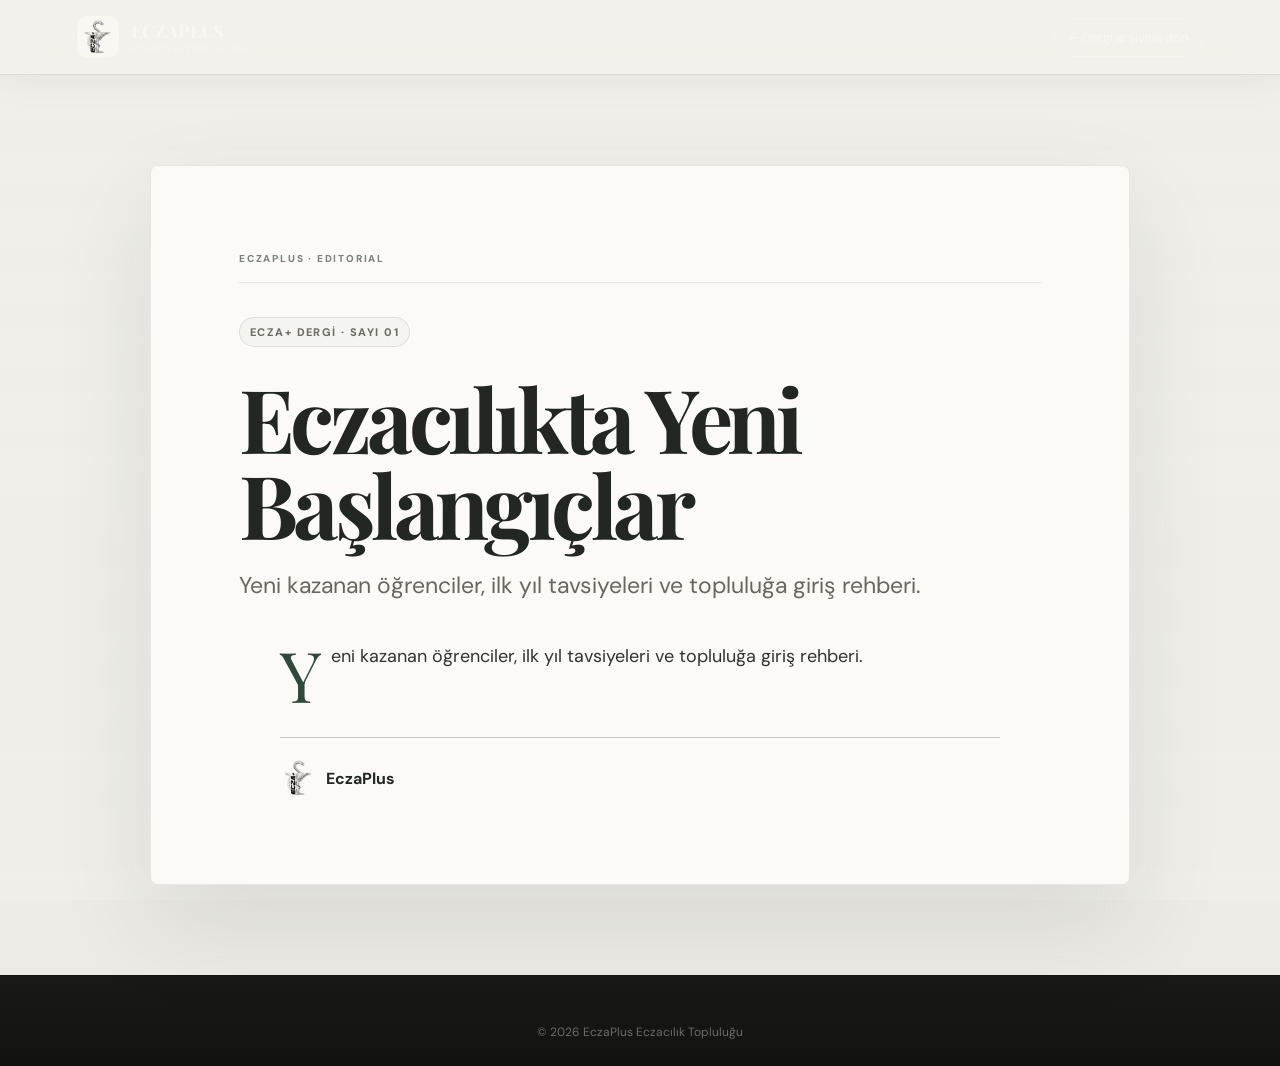
<file: dergi/sayi-01/index.html>
<!doctype html>
<html lang="tr"><head><meta charset="UTF-8"><meta name="viewport" content="width=device-width,initial-scale=1"><meta name="description" content="Yeni kazanan öğrenciler, ilk yıl tavsiyeleri ve topluluğa giriş rehberi."><title>Eczacılıkta Yeni Başlangıçlar | EczaPlus</title><link rel="preconnect" href="https://fonts.googleapis.com"><link rel="preconnect" href="https://fonts.gstatic.com" crossorigin><link href="https://fonts.googleapis.com/css2?family=DM+Sans:wght@400;500;600;700&family=Playfair+Display:wght@600;700&display=swap" rel="stylesheet"><link rel="stylesheet" href="/styles.css"></head>
<body class="article-page"><header class="article-header"><a class="article-brand" href="/"><img src="/logo.png" alt="EczaPlus"><span><strong>ECZAPLUS</strong><small>ECZACILIK TOPLULUĞU</small></span></a><a class="article-back" href="/#arsiv">← Dergi arşivine dön</a></header>
<main class="article-main"><article class="article-sheet"><div class="article-kicker">ECZA+ DERGİ · Sayı 01</div><h1>Eczacılıkta Yeni Başlangıçlar</h1><p class="article-summary">Yeni kazanan öğrenciler, ilk yıl tavsiyeleri ve topluluğa giriş rehberi.</p><div class="article-body"><p>Yeni kazanan öğrenciler, ilk yıl tavsiyeleri ve topluluğa giriş rehberi.</p></div><div class="article-end"><img src="/logo.png" alt=""><span>EczaPlus</span></div></article></main>
<footer class="article-footer">© 2026 EczaPlus Eczacılık Topluluğu</footer></body></html>
</file>
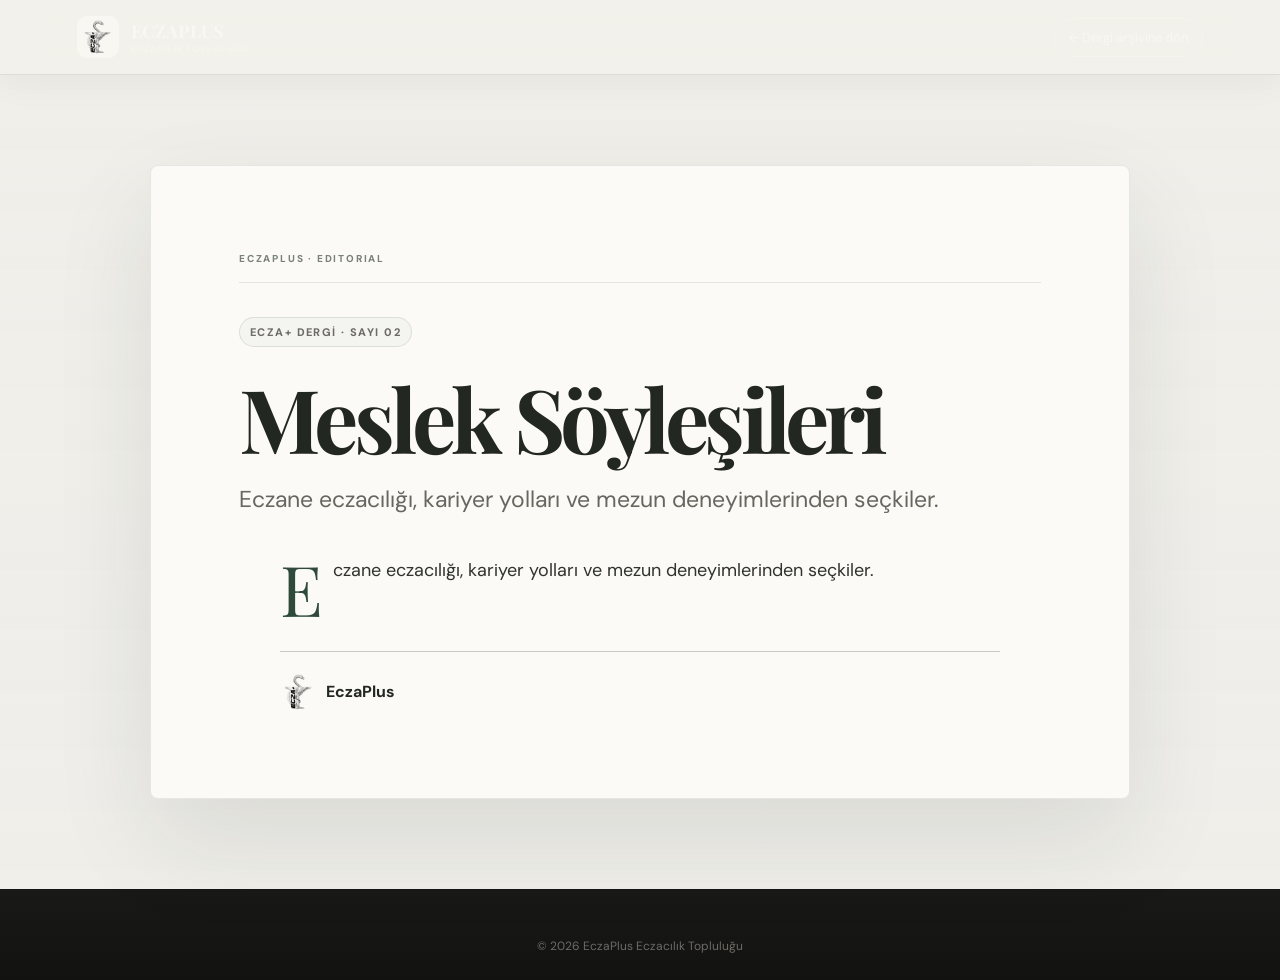
<file: dergi/sayi-02/index.html>
<!doctype html>
<html lang="tr"><head><meta charset="UTF-8"><meta name="viewport" content="width=device-width,initial-scale=1"><meta name="description" content="Eczane eczacılığı, kariyer yolları ve mezun deneyimlerinden seçkiler."><title>Meslek Söyleşileri | EczaPlus</title><link rel="preconnect" href="https://fonts.googleapis.com"><link rel="preconnect" href="https://fonts.gstatic.com" crossorigin><link href="https://fonts.googleapis.com/css2?family=DM+Sans:wght@400;500;600;700&family=Playfair+Display:wght@600;700&display=swap" rel="stylesheet"><link rel="stylesheet" href="/styles.css"></head>
<body class="article-page"><header class="article-header"><a class="article-brand" href="/"><img src="/logo.png" alt="EczaPlus"><span><strong>ECZAPLUS</strong><small>ECZACILIK TOPLULUĞU</small></span></a><a class="article-back" href="/#arsiv">← Dergi arşivine dön</a></header>
<main class="article-main"><article class="article-sheet"><div class="article-kicker">ECZA+ DERGİ · Sayı 02</div><h1>Meslek Söyleşileri</h1><p class="article-summary">Eczane eczacılığı, kariyer yolları ve mezun deneyimlerinden seçkiler.</p><div class="article-body"><p>Eczane eczacılığı, kariyer yolları ve mezun deneyimlerinden seçkiler.</p></div><div class="article-end"><img src="/logo.png" alt=""><span>EczaPlus</span></div></article></main>
<footer class="article-footer">© 2026 EczaPlus Eczacılık Topluluğu</footer></body></html>
</file>
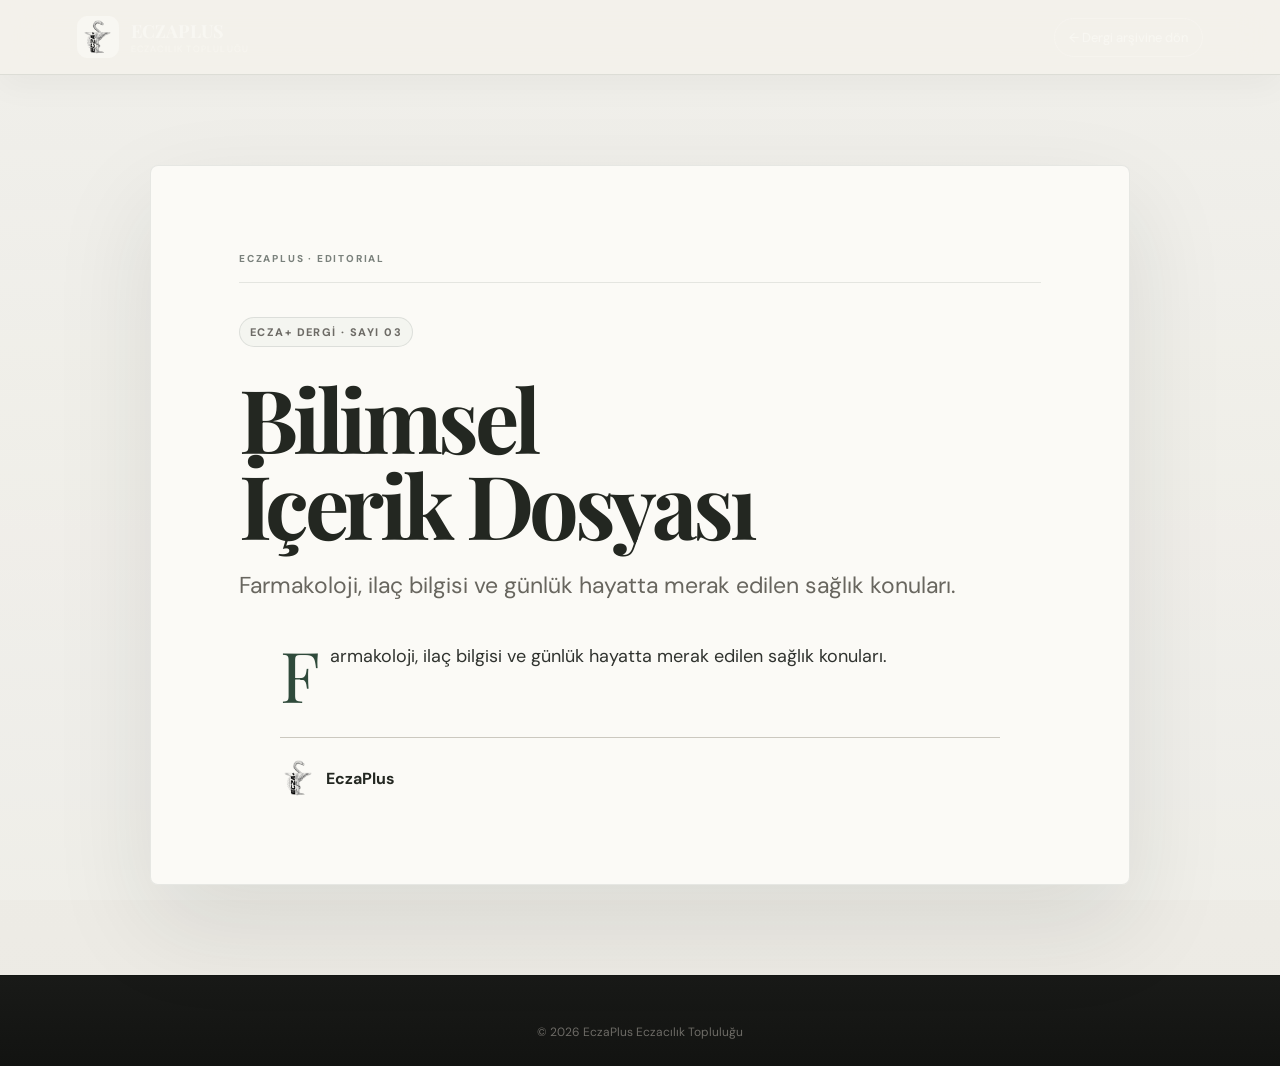
<file: dergi/sayi-03/index.html>
<!doctype html>
<html lang="tr"><head><meta charset="UTF-8"><meta name="viewport" content="width=device-width,initial-scale=1"><meta name="description" content="Farmakoloji, ilaç bilgisi ve günlük hayatta merak edilen sağlık konuları."><title>Bilimsel İçerik Dosyası | EczaPlus</title><link rel="preconnect" href="https://fonts.googleapis.com"><link rel="preconnect" href="https://fonts.gstatic.com" crossorigin><link href="https://fonts.googleapis.com/css2?family=DM+Sans:wght@400;500;600;700&family=Playfair+Display:wght@600;700&display=swap" rel="stylesheet"><link rel="stylesheet" href="/styles.css"></head>
<body class="article-page"><header class="article-header"><a class="article-brand" href="/"><img src="/logo.png" alt="EczaPlus"><span><strong>ECZAPLUS</strong><small>ECZACILIK TOPLULUĞU</small></span></a><a class="article-back" href="/#arsiv">← Dergi arşivine dön</a></header>
<main class="article-main"><article class="article-sheet"><div class="article-kicker">ECZA+ DERGİ · Sayı 03</div><h1>Bilimsel İçerik Dosyası</h1><p class="article-summary">Farmakoloji, ilaç bilgisi ve günlük hayatta merak edilen sağlık konuları.</p><div class="article-body"><p>Farmakoloji, ilaç bilgisi ve günlük hayatta merak edilen sağlık konuları.</p></div><div class="article-end"><img src="/logo.png" alt=""><span>EczaPlus</span></div></article></main>
<footer class="article-footer">© 2026 EczaPlus Eczacılık Topluluğu</footer></body></html>
</file>
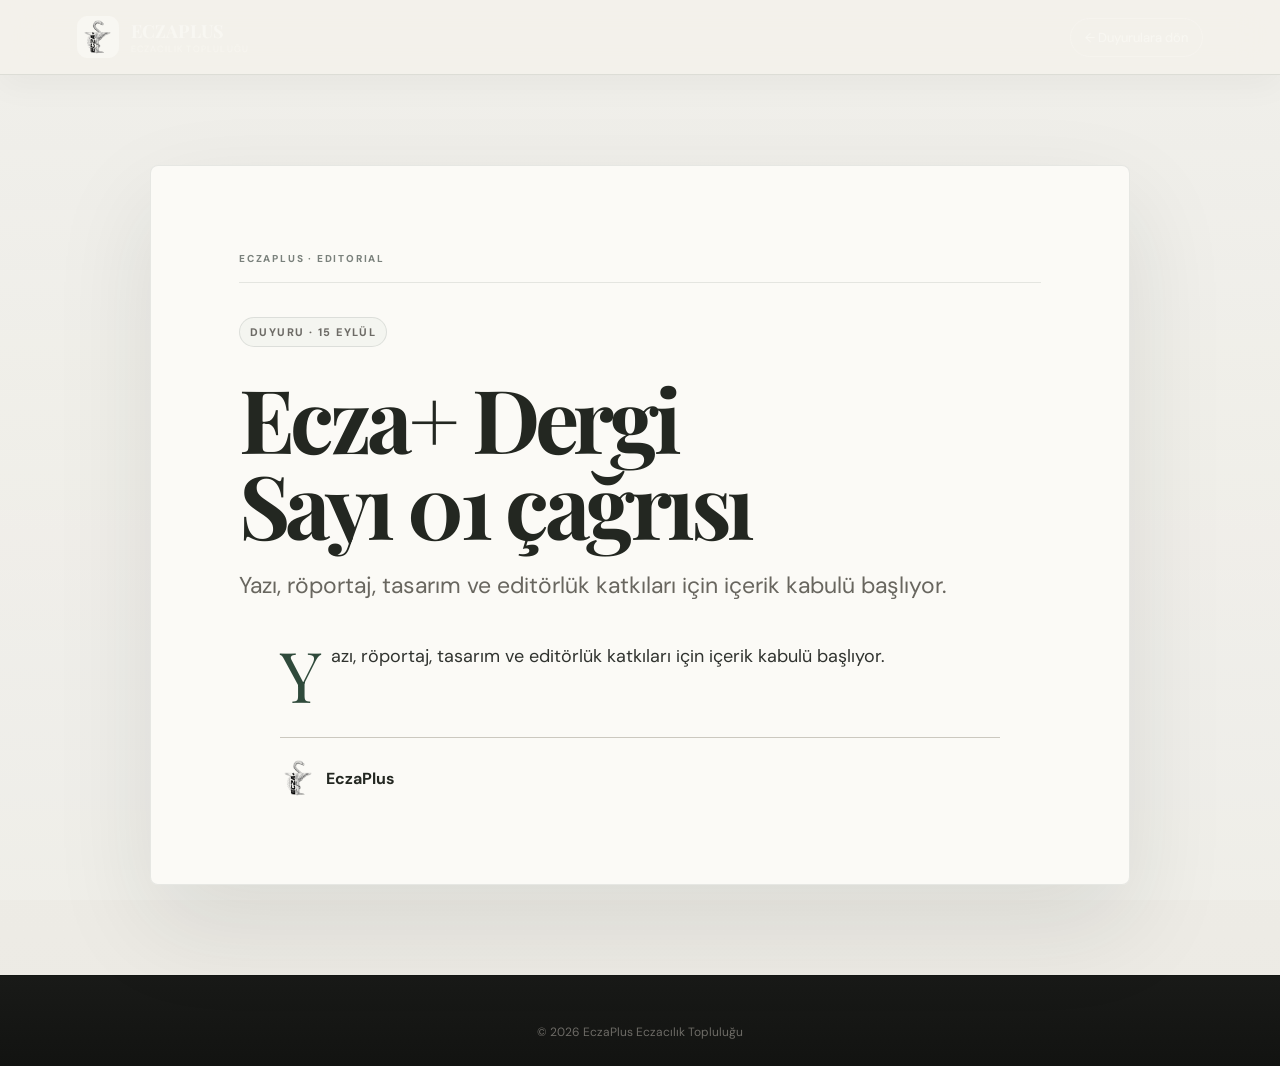
<file: duyurular/eczaplus-dergi-sayi-01-cagrisi/index.html>
<!doctype html>
<html lang="tr"><head><meta charset="UTF-8"><meta name="viewport" content="width=device-width,initial-scale=1"><meta name="description" content="Yazı, röportaj, tasarım ve editörlük katkıları için içerik kabulü başlıyor."><title>Ecza+ Dergi Sayı 01 çağrısı | EczaPlus</title><link rel="preconnect" href="https://fonts.googleapis.com"><link rel="preconnect" href="https://fonts.gstatic.com" crossorigin><link href="https://fonts.googleapis.com/css2?family=DM+Sans:wght@400;500;600;700&family=Playfair+Display:wght@600;700&display=swap" rel="stylesheet"><link rel="stylesheet" href="/styles.css"></head>
<body class="article-page"><header class="article-header"><a class="article-brand" href="/"><img src="/logo.png" alt="EczaPlus"><span><strong>ECZAPLUS</strong><small>ECZACILIK TOPLULUĞU</small></span></a><a class="article-back" href="/#duyurular">← Duyurulara dön</a></header>
<main class="article-main"><article class="article-sheet"><div class="article-kicker">DUYURU · 15 EYLÜL</div><h1>Ecza+ Dergi Sayı 01 çağrısı</h1><p class="article-summary">Yazı, röportaj, tasarım ve editörlük katkıları için içerik kabulü başlıyor.</p><div class="article-body"><p>Yazı, röportaj, tasarım ve editörlük katkıları için içerik kabulü başlıyor.</p></div><div class="article-end"><img src="/logo.png" alt=""><span>EczaPlus</span></div></article></main>
<footer class="article-footer">© 2026 EczaPlus Eczacılık Topluluğu</footer></body></html>
</file>
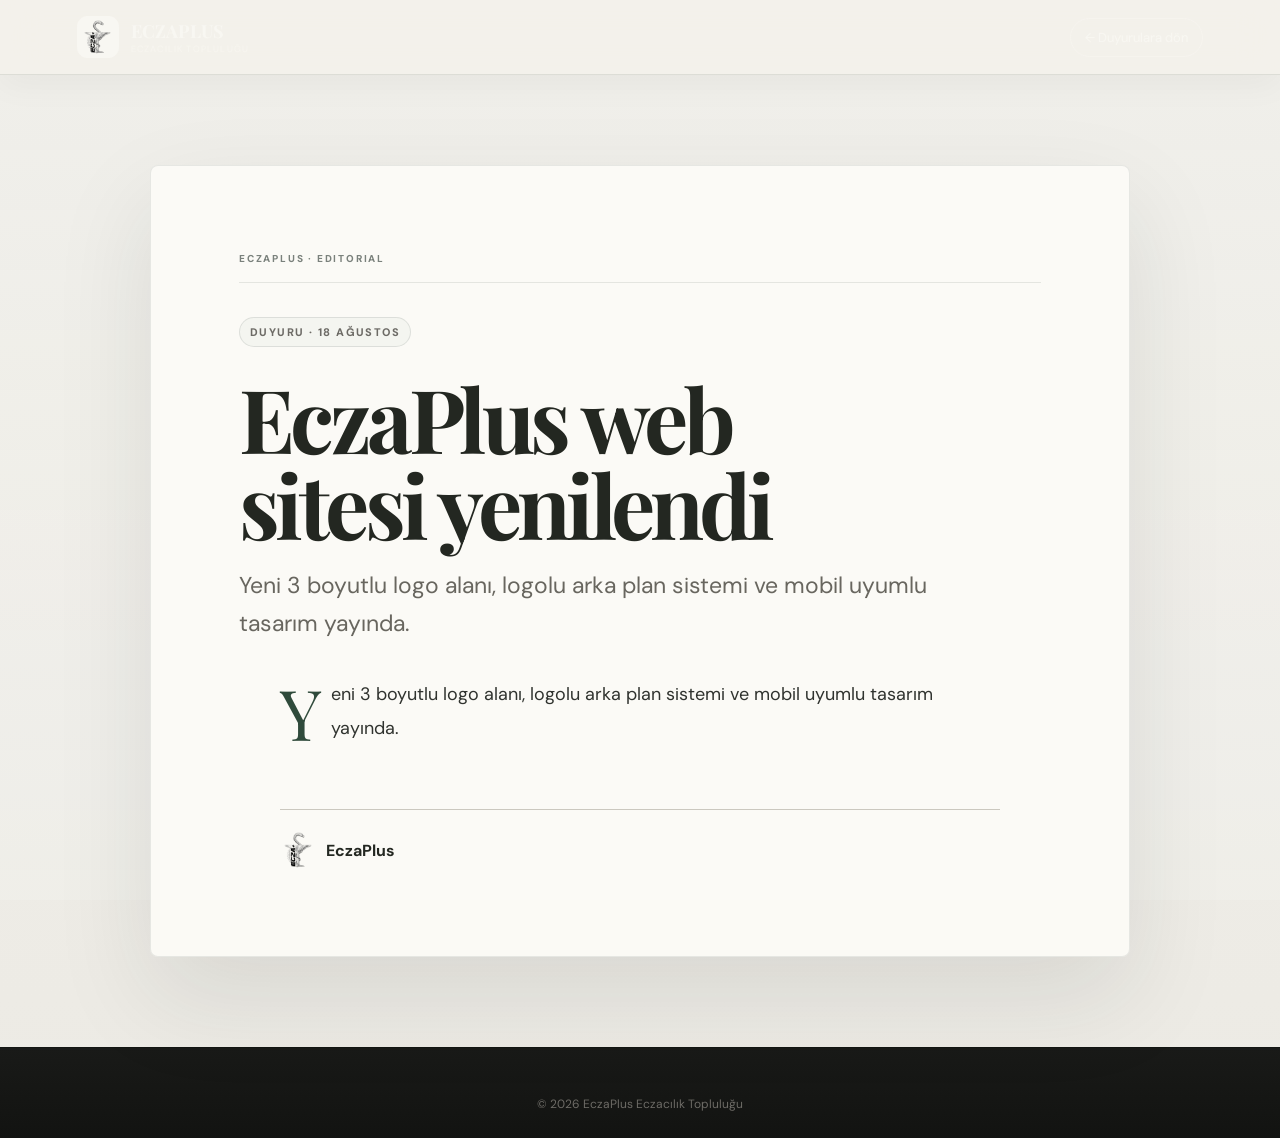
<file: duyurular/eczaplus-web-sitesi-yenilendi/index.html>
<!doctype html>
<html lang="tr"><head><meta charset="UTF-8"><meta name="viewport" content="width=device-width,initial-scale=1"><meta name="description" content="Yeni 3 boyutlu logo alanı, logolu arka plan sistemi ve mobil uyumlu tasarım yayında."><title>EczaPlus web sitesi yenilendi | EczaPlus</title><link rel="preconnect" href="https://fonts.googleapis.com"><link rel="preconnect" href="https://fonts.gstatic.com" crossorigin><link href="https://fonts.googleapis.com/css2?family=DM+Sans:wght@400;500;600;700&family=Playfair+Display:wght@600;700&display=swap" rel="stylesheet"><link rel="stylesheet" href="/styles.css"></head>
<body class="article-page"><header class="article-header"><a class="article-brand" href="/"><img src="/logo.png" alt="EczaPlus"><span><strong>ECZAPLUS</strong><small>ECZACILIK TOPLULUĞU</small></span></a><a class="article-back" href="/#duyurular">← Duyurulara dön</a></header>
<main class="article-main"><article class="article-sheet"><div class="article-kicker">DUYURU · 18 AĞUSTOS</div><h1>EczaPlus web sitesi yenilendi</h1><p class="article-summary">Yeni 3 boyutlu logo alanı, logolu arka plan sistemi ve mobil uyumlu tasarım yayında.</p><div class="article-body"><p>Yeni 3 boyutlu logo alanı, logolu arka plan sistemi ve mobil uyumlu tasarım yayında.</p></div><div class="article-end"><img src="/logo.png" alt=""><span>EczaPlus</span></div></article></main>
<footer class="article-footer">© 2026 EczaPlus Eczacılık Topluluğu</footer></body></html>
</file>
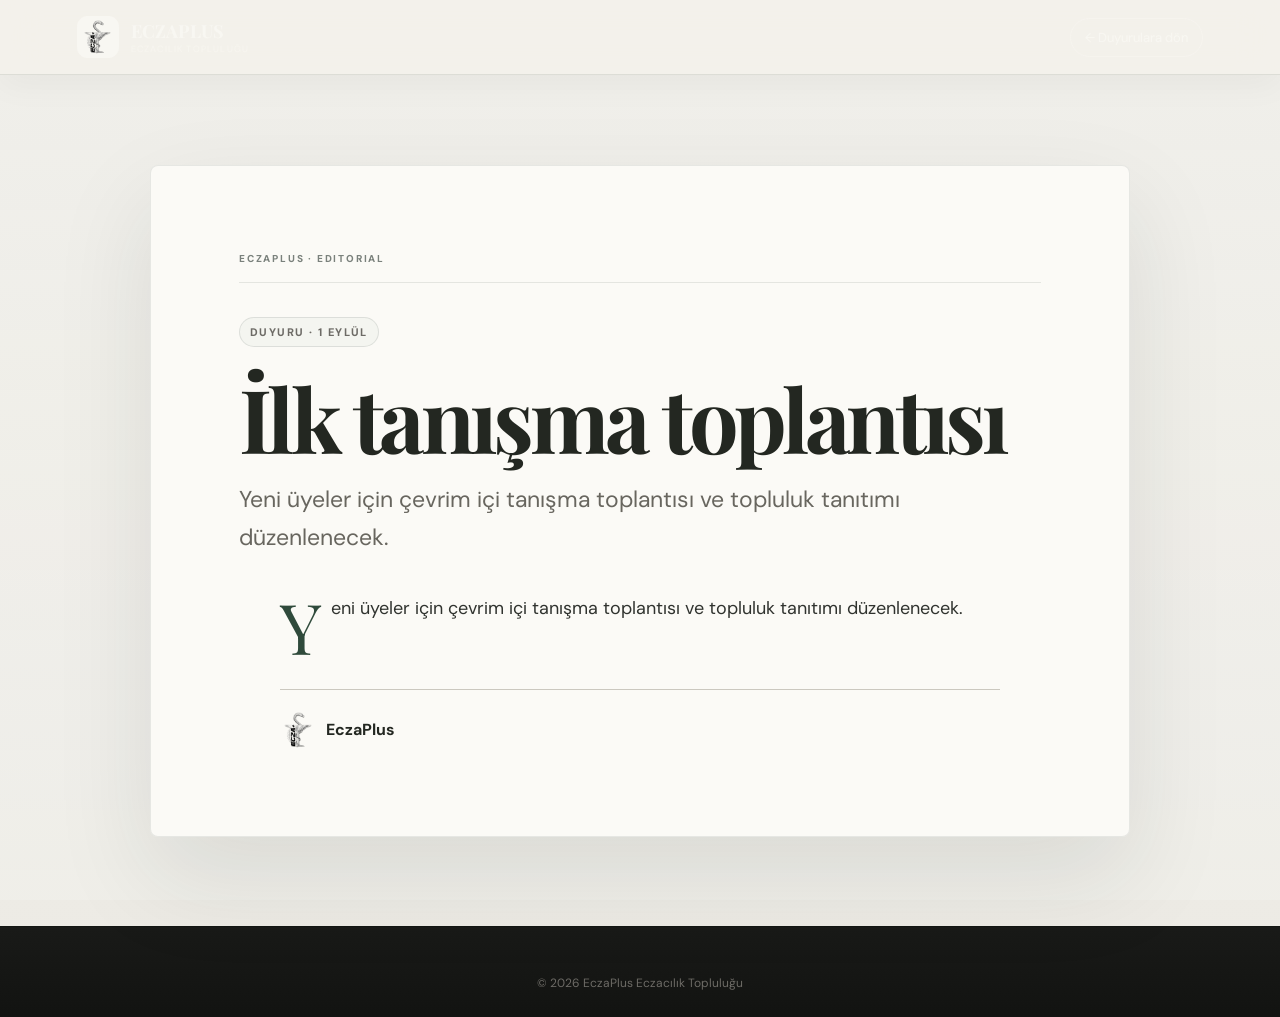
<file: duyurular/ilk-tanisma-toplantisi/index.html>
<!doctype html>
<html lang="tr"><head><meta charset="UTF-8"><meta name="viewport" content="width=device-width,initial-scale=1"><meta name="description" content="Yeni üyeler için çevrim içi tanışma toplantısı ve topluluk tanıtımı düzenlenecek."><title>İlk tanışma toplantısı | EczaPlus</title><link rel="preconnect" href="https://fonts.googleapis.com"><link rel="preconnect" href="https://fonts.gstatic.com" crossorigin><link href="https://fonts.googleapis.com/css2?family=DM+Sans:wght@400;500;600;700&family=Playfair+Display:wght@600;700&display=swap" rel="stylesheet"><link rel="stylesheet" href="/styles.css"></head>
<body class="article-page"><header class="article-header"><a class="article-brand" href="/"><img src="/logo.png" alt="EczaPlus"><span><strong>ECZAPLUS</strong><small>ECZACILIK TOPLULUĞU</small></span></a><a class="article-back" href="/#duyurular">← Duyurulara dön</a></header>
<main class="article-main"><article class="article-sheet"><div class="article-kicker">DUYURU · 1 EYLÜL</div><h1>İlk tanışma toplantısı</h1><p class="article-summary">Yeni üyeler için çevrim içi tanışma toplantısı ve topluluk tanıtımı düzenlenecek.</p><div class="article-body"><p>Yeni üyeler için çevrim içi tanışma toplantısı ve topluluk tanıtımı düzenlenecek.</p></div><div class="article-end"><img src="/logo.png" alt=""><span>EczaPlus</span></div></article></main>
<footer class="article-footer">© 2026 EczaPlus Eczacılık Topluluğu</footer></body></html>
</file>
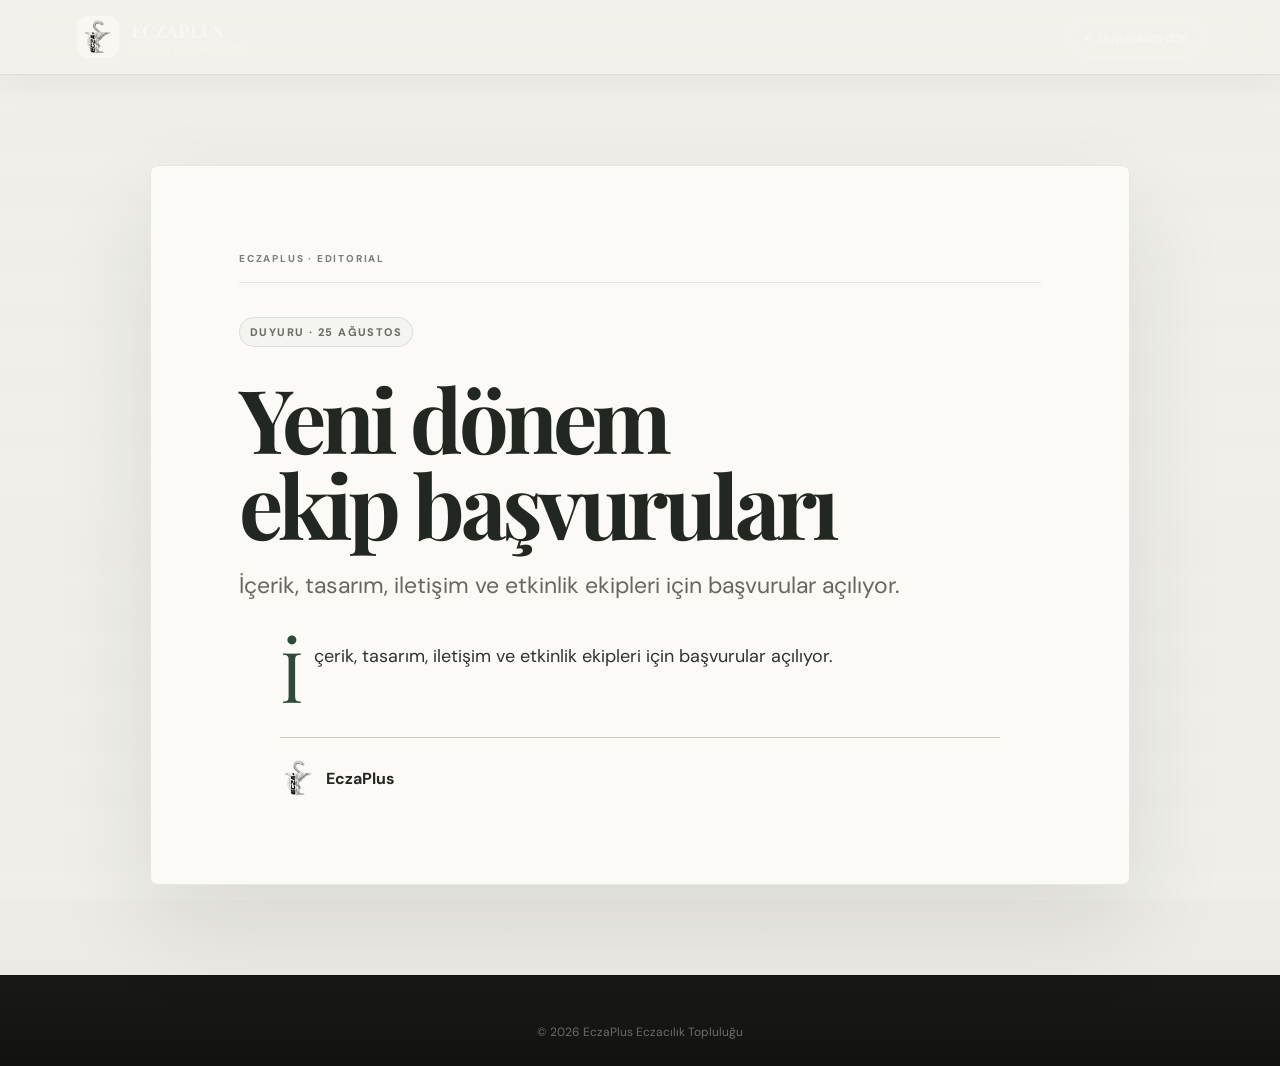
<file: duyurular/yeni-donem-ekip-basvurulari/index.html>
<!doctype html>
<html lang="tr"><head><meta charset="UTF-8"><meta name="viewport" content="width=device-width,initial-scale=1"><meta name="description" content="İçerik, tasarım, iletişim ve etkinlik ekipleri için başvurular açılıyor."><title>Yeni dönem ekip başvuruları | EczaPlus</title><link rel="preconnect" href="https://fonts.googleapis.com"><link rel="preconnect" href="https://fonts.gstatic.com" crossorigin><link href="https://fonts.googleapis.com/css2?family=DM+Sans:wght@400;500;600;700&family=Playfair+Display:wght@600;700&display=swap" rel="stylesheet"><link rel="stylesheet" href="/styles.css"></head>
<body class="article-page"><header class="article-header"><a class="article-brand" href="/"><img src="/logo.png" alt="EczaPlus"><span><strong>ECZAPLUS</strong><small>ECZACILIK TOPLULUĞU</small></span></a><a class="article-back" href="/#duyurular">← Duyurulara dön</a></header>
<main class="article-main"><article class="article-sheet"><div class="article-kicker">DUYURU · 25 AĞUSTOS</div><h1>Yeni dönem ekip başvuruları</h1><p class="article-summary">İçerik, tasarım, iletişim ve etkinlik ekipleri için başvurular açılıyor.</p><div class="article-body"><p>İçerik, tasarım, iletişim ve etkinlik ekipleri için başvurular açılıyor.</p></div><div class="article-end"><img src="/logo.png" alt=""><span>EczaPlus</span></div></article></main>
<footer class="article-footer">© 2026 EczaPlus Eczacılık Topluluğu</footer></body></html>
</file>
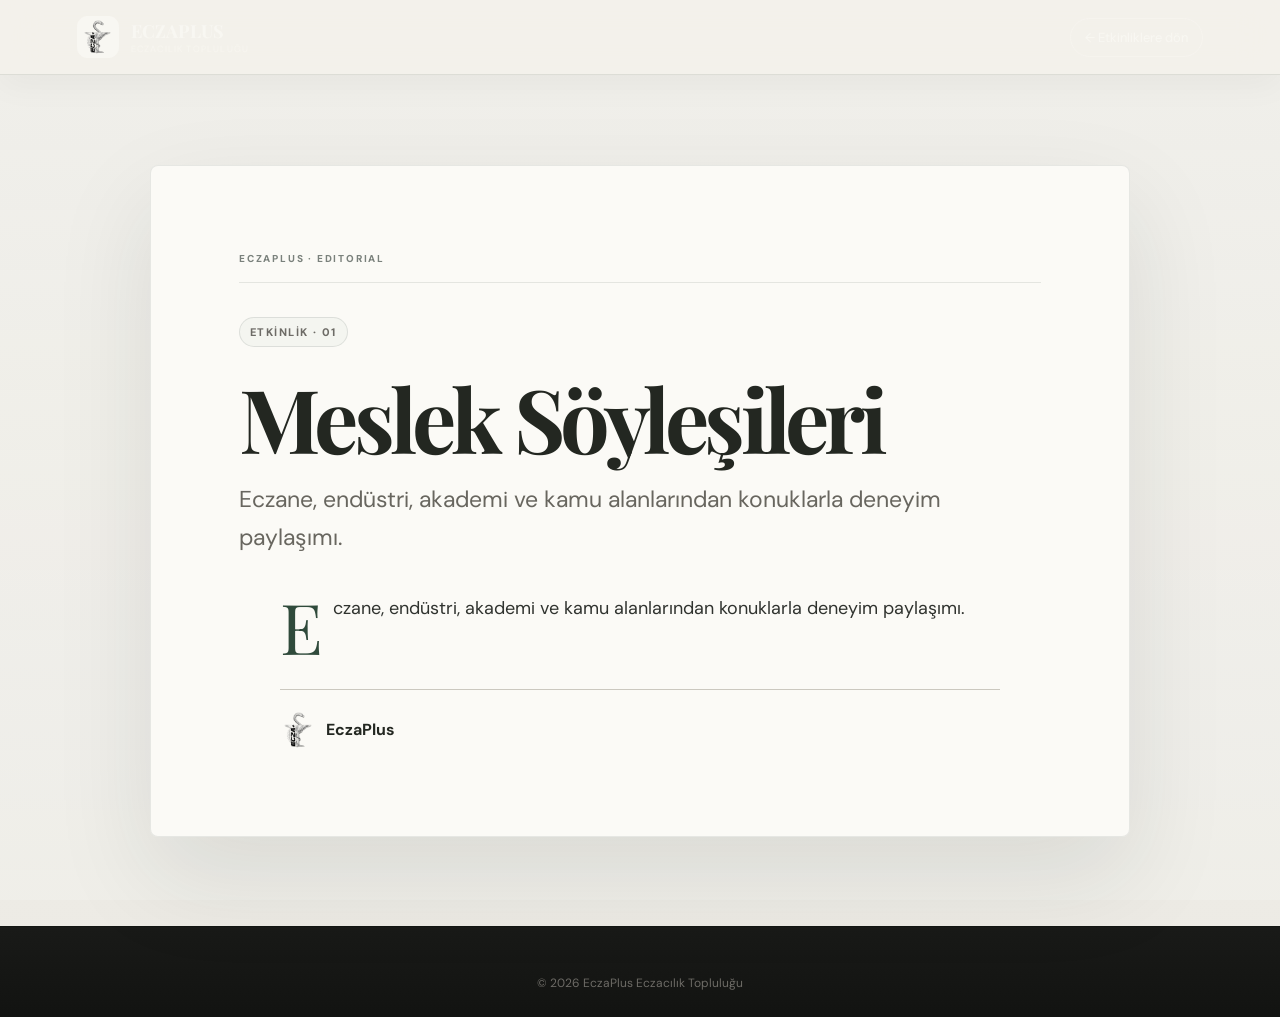
<file: etkinlikler/meslek-soylesileri/index.html>
<!doctype html>
<html lang="tr"><head><meta charset="UTF-8"><meta name="viewport" content="width=device-width,initial-scale=1"><meta name="description" content="Eczane, endüstri, akademi ve kamu alanlarından konuklarla deneyim paylaşımı."><title>Meslek Söyleşileri | EczaPlus</title><link rel="preconnect" href="https://fonts.googleapis.com"><link rel="preconnect" href="https://fonts.gstatic.com" crossorigin><link href="https://fonts.googleapis.com/css2?family=DM+Sans:wght@400;500;600;700&family=Playfair+Display:wght@600;700&display=swap" rel="stylesheet"><link rel="stylesheet" href="/styles.css"></head>
<body class="article-page"><header class="article-header"><a class="article-brand" href="/"><img src="/logo.png" alt="EczaPlus"><span><strong>ECZAPLUS</strong><small>ECZACILIK TOPLULUĞU</small></span></a><a class="article-back" href="/#etkinlikler">← Etkinliklere dön</a></header>
<main class="article-main"><article class="article-sheet"><div class="article-kicker">ETKİNLİK · 01</div><h1>Meslek Söyleşileri</h1><p class="article-summary">Eczane, endüstri, akademi ve kamu alanlarından konuklarla deneyim paylaşımı.</p><div class="article-body"><p>Eczane, endüstri, akademi ve kamu alanlarından konuklarla deneyim paylaşımı.</p></div><div class="article-end"><img src="/logo.png" alt=""><span>EczaPlus</span></div></article></main>
<footer class="article-footer">© 2026 EczaPlus Eczacılık Topluluğu</footer></body></html>
</file>
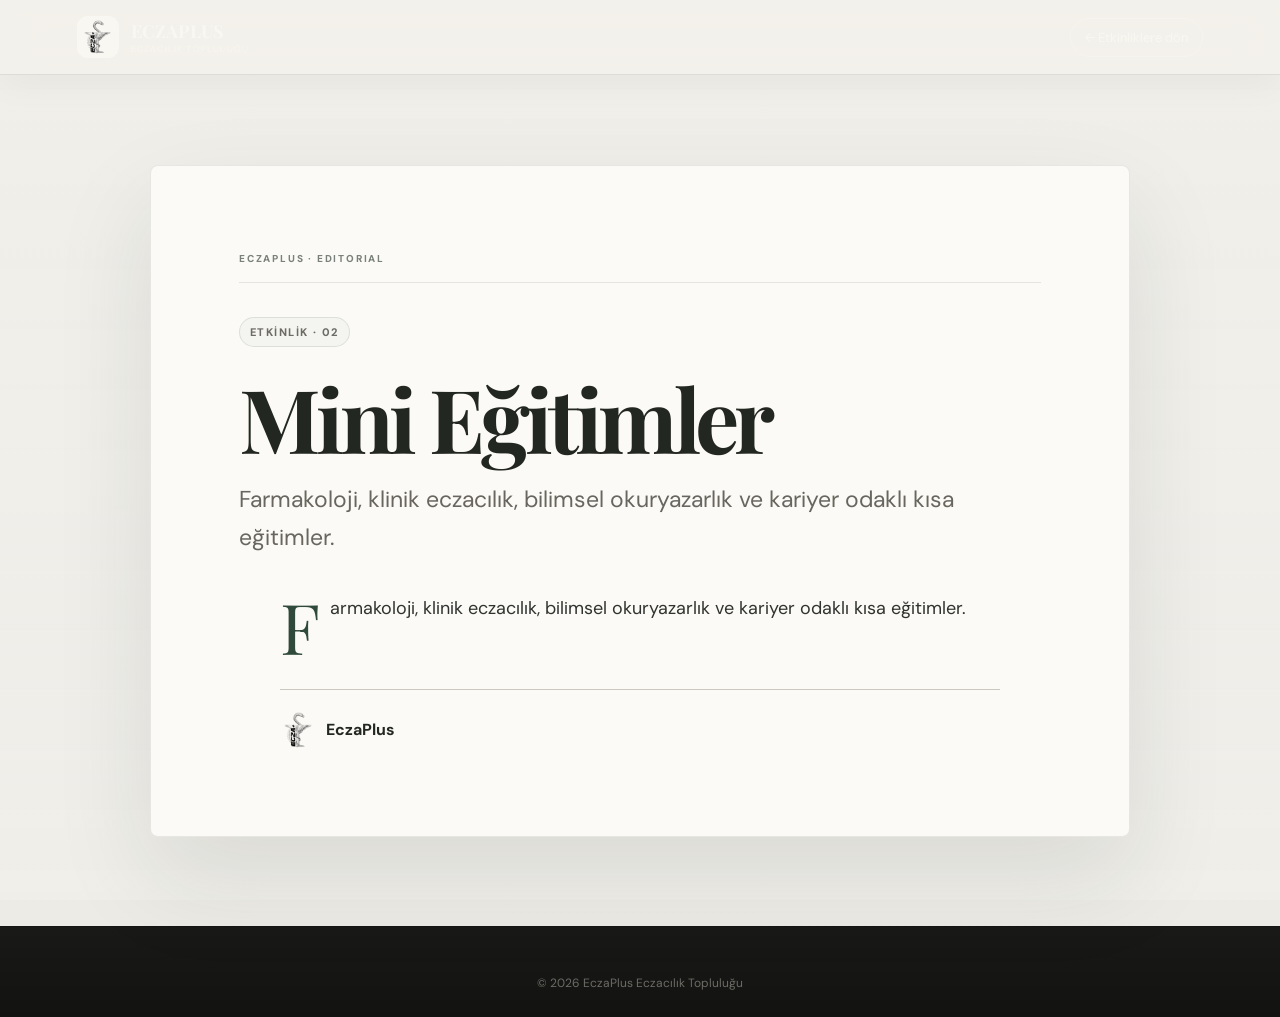
<file: etkinlikler/mini-egitimler/index.html>
<!doctype html>
<html lang="tr"><head><meta charset="UTF-8"><meta name="viewport" content="width=device-width,initial-scale=1"><meta name="description" content="Farmakoloji, klinik eczacılık, bilimsel okuryazarlık ve kariyer odaklı kısa eğitimler."><title>Mini Eğitimler | EczaPlus</title><link rel="preconnect" href="https://fonts.googleapis.com"><link rel="preconnect" href="https://fonts.gstatic.com" crossorigin><link href="https://fonts.googleapis.com/css2?family=DM+Sans:wght@400;500;600;700&family=Playfair+Display:wght@600;700&display=swap" rel="stylesheet"><link rel="stylesheet" href="/styles.css"></head>
<body class="article-page"><header class="article-header"><a class="article-brand" href="/"><img src="/logo.png" alt="EczaPlus"><span><strong>ECZAPLUS</strong><small>ECZACILIK TOPLULUĞU</small></span></a><a class="article-back" href="/#etkinlikler">← Etkinliklere dön</a></header>
<main class="article-main"><article class="article-sheet"><div class="article-kicker">ETKİNLİK · 02</div><h1>Mini Eğitimler</h1><p class="article-summary">Farmakoloji, klinik eczacılık, bilimsel okuryazarlık ve kariyer odaklı kısa eğitimler.</p><div class="article-body"><p>Farmakoloji, klinik eczacılık, bilimsel okuryazarlık ve kariyer odaklı kısa eğitimler.</p></div><div class="article-end"><img src="/logo.png" alt=""><span>EczaPlus</span></div></article></main>
<footer class="article-footer">© 2026 EczaPlus Eczacılık Topluluğu</footer></body></html>
</file>
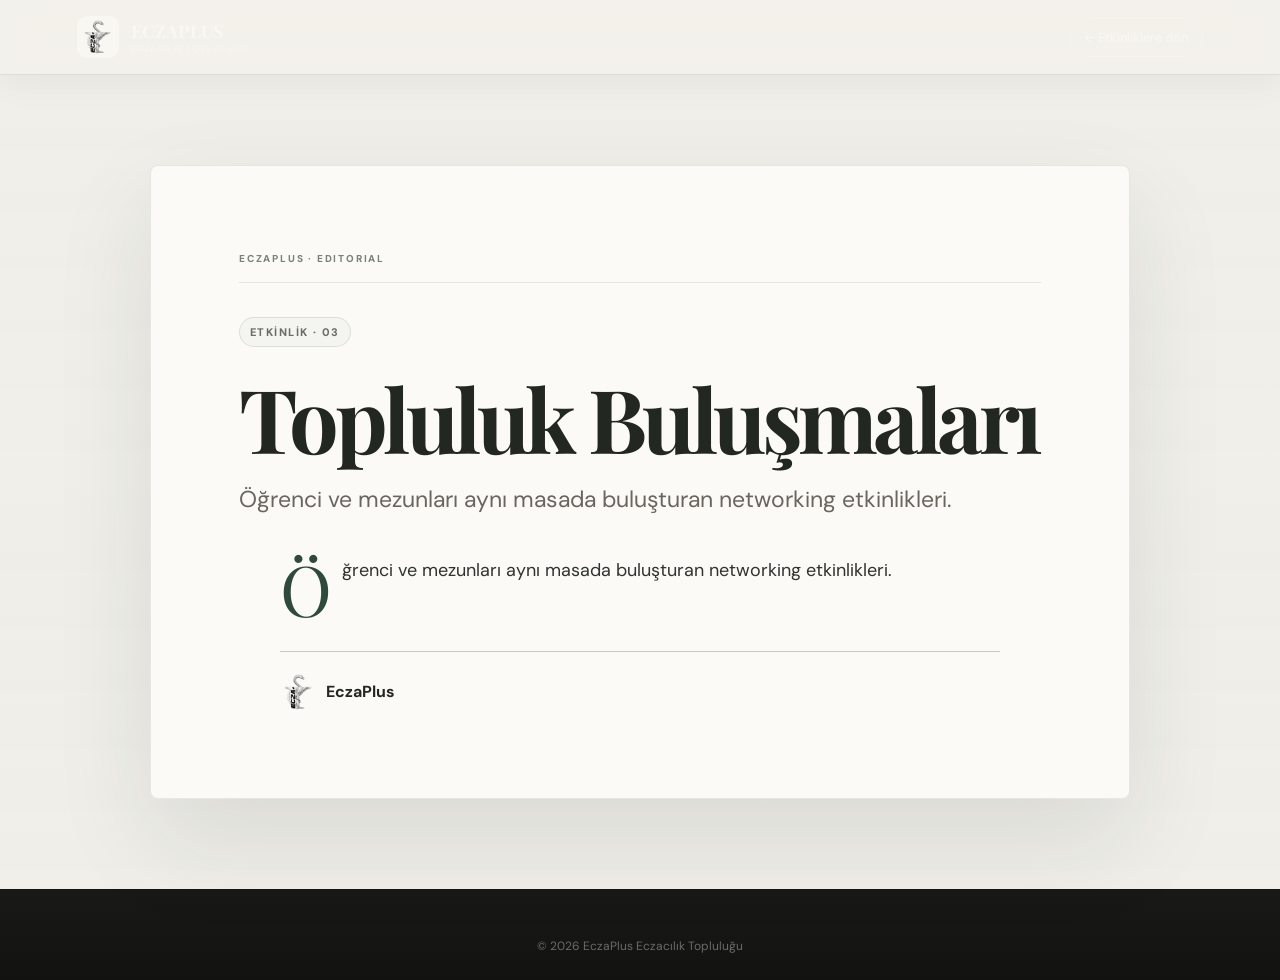
<file: etkinlikler/topluluk-bulusmalari/index.html>
<!doctype html>
<html lang="tr"><head><meta charset="UTF-8"><meta name="viewport" content="width=device-width,initial-scale=1"><meta name="description" content="Öğrenci ve mezunları aynı masada buluşturan networking etkinlikleri."><title>Topluluk Buluşmaları | EczaPlus</title><link rel="preconnect" href="https://fonts.googleapis.com"><link rel="preconnect" href="https://fonts.gstatic.com" crossorigin><link href="https://fonts.googleapis.com/css2?family=DM+Sans:wght@400;500;600;700&family=Playfair+Display:wght@600;700&display=swap" rel="stylesheet"><link rel="stylesheet" href="/styles.css"></head>
<body class="article-page"><header class="article-header"><a class="article-brand" href="/"><img src="/logo.png" alt="EczaPlus"><span><strong>ECZAPLUS</strong><small>ECZACILIK TOPLULUĞU</small></span></a><a class="article-back" href="/#etkinlikler">← Etkinliklere dön</a></header>
<main class="article-main"><article class="article-sheet"><div class="article-kicker">ETKİNLİK · 03</div><h1>Topluluk Buluşmaları</h1><p class="article-summary">Öğrenci ve mezunları aynı masada buluşturan networking etkinlikleri.</p><div class="article-body"><p>Öğrenci ve mezunları aynı masada buluşturan networking etkinlikleri.</p></div><div class="article-end"><img src="/logo.png" alt=""><span>EczaPlus</span></div></article></main>
<footer class="article-footer">© 2026 EczaPlus Eczacılık Topluluğu</footer></body></html>
</file>
<file: styles.css>
:root{
  --ink:#1e1e1c;
  --muted:#6d6b66;
  --paper:#efeee9;
  --paper-2:#e7e5df;
  --line:#cbc8bf;
  --white:#f9f8f4;
  --shadow:0 24px 70px rgba(25,25,22,.15);
}
*{box-sizing:border-box}
html{scroll-behavior:smooth}
body{
  margin:0;
  background:var(--paper);
  color:var(--ink);
  font-family:"DM Sans",system-ui,sans-serif;
  position:relative;
}
body::before{
  content:"";
  position:fixed;
  inset:0;
  background:linear-gradient(180deg, rgba(239,238,233,.98), rgba(239,238,233,.92));
  pointer-events:none;
  z-index:0;
}
.page-floating-logo{
  position:fixed;
  inset:0;
  pointer-events:none;
  z-index:0;
  overflow:hidden;
}
.page-floating-logo img{
  position:absolute;
  left:72%;
  top:54%;
  width:min(54vw, 860px);
  min-width:320px;
  opacity:.075;
  filter:grayscale(1) contrast(1.05);
  transform:translate3d(-50%, calc(-50% + var(--logo-shift, 0px)), 0) rotate(-10deg);
  will-change:transform;
}

a{color:inherit;text-decoration:none}
main, footer{position:relative;z-index:1}
.site-header{position:sticky;top:0;z-index:50;height:82px;display:flex;align-items:center;justify-content:space-between;padding:0 clamp(20px,5vw,74px);background:rgba(30,30,28,.94);color:#f8f7f2;backdrop-filter:blur(16px);border-bottom:1px solid rgba(255,255,255,.08)}
.brand{display:flex;align-items:center;gap:12px}
.brand-mark{width:50px;height:50px;border-radius:14px;border:1px solid rgba(255,255,255,.18);display:grid;place-items:center;overflow:hidden;background:linear-gradient(145deg,rgba(255,255,255,.99),rgba(223,221,216,.92));box-shadow:0 10px 24px rgba(0,0,0,.22);position:relative}
.brand-mark-3d{perspective:700px;transform-style:preserve-3d}
.brand-mark-3d::before{content:"";position:absolute;inset:2px;border-radius:12px;background:linear-gradient(180deg,rgba(255,255,255,.42),rgba(255,255,255,0));z-index:3;pointer-events:none}
.brand-mark-3d::after{content:"";position:absolute;inset:4px;border-radius:11px;border:1px solid rgba(30,30,28,.09);pointer-events:none;z-index:3}
#headerLogoCanvas{position:absolute;inset:0;width:100%;height:100%;display:block;z-index:2;filter:drop-shadow(0 8px 10px rgba(0,0,0,.18))}
.brand-logo-fallback{position:absolute;width:82%;height:82%;object-fit:contain;filter:grayscale(1) contrast(1.14);z-index:1}
.brand-mark-3d.webgl-ready .brand-logo-fallback{opacity:0}
.brand-mark-3d{transition:transform .25s ease,box-shadow .25s ease}
.brand:hover .brand-mark-3d{transform:translateY(-1px) scale(1.04);box-shadow:0 12px 28px rgba(0,0,0,.28)}
.brand strong{display:block;font-family:"Playfair Display",serif;font-size:20px;line-height:1}
.brand span{font-size:10px;letter-spacing:.14em;opacity:.7}
.nav{display:flex;align-items:center;gap:8px}
.nav a{padding:10px 13px;border-radius:999px;font-size:14px;opacity:.82;transition:.2s}
.nav a:hover,.nav a.active{background:#f1f0eb;color:#222;opacity:1}
.menu-button{display:none;background:none;border:0;color:white;font-size:26px}
.hero{min-height:calc(100vh - 82px);display:grid;grid-template-columns:1.15fr .85fr;align-items:center;gap:40px;padding:clamp(44px,7vw,92px) clamp(22px,8vw,115px);overflow:hidden;border-bottom:1px solid var(--line);position:relative}
.hero-copy{position:relative;z-index:2;max-width:780px}
.eyebrow{font-size:11px;letter-spacing:.17em;color:var(--muted);font-weight:700}
.hero h1,.content-section h2,.magazine-section h2{font-family:"Playfair Display",serif}
.hero h1{font-size:clamp(58px,8vw,118px);line-height:.88;margin:18px 0 10px;letter-spacing:-.035em}
.subtitle{font-size:12px;letter-spacing:.2em;color:var(--muted);font-weight:700}
.rule{width:100%;height:1px;background:var(--line);margin:28px 0}
.lead,.description{font-size:clamp(15px,1.35vw,19px);line-height:1.75;color:#4d4c48;max-width:720px}
.hero-actions{display:flex;gap:14px;margin-top:32px;flex-wrap:wrap}
.btn{display:inline-flex;align-items:center;gap:14px;padding:14px 22px;border-radius:999px;font-weight:700;font-size:14px;transition:transform .2s,box-shadow .2s}
.btn:hover{transform:translateY(-2px)}
.btn-dark{background:var(--ink);color:white;box-shadow:0 12px 28px rgba(0,0,0,.18)}
.btn-outline{border:1px solid #77736b}
.btn-light{background:#f8f7f2;color:#222}
.hero-logo-stage{position:relative;z-index:3;display:flex;align-items:center;justify-content:center;flex-direction:column;perspective:1600px;isolation:isolate;min-height:620px;--spot-x:50%;--spot-y:45%}
.hero-logo-stage::before{content:"";position:absolute;inset:10% 4% 12%;background:radial-gradient(circle at var(--spot-x) var(--spot-y), rgba(255,255,255,.78), rgba(255,255,255,.22) 22%, rgba(255,255,255,0) 58%);opacity:.45;filter:blur(24px);transition:opacity .35s ease, transform .35s ease;pointer-events:none;z-index:0}
.hero-logo-stage::after{content:"";position:absolute;inset:15% 0 auto 0;height:70%;background:radial-gradient(ellipse at center, rgba(0,0,0,.06), rgba(0,0,0,0) 70%);filter:blur(40px);pointer-events:none;z-index:0}
.hero-logo-stage:hover::before{opacity:.88;transform:scale(1.04)}
.hero-logo-backdrop{position:absolute;inset:0;display:flex;align-items:center;justify-content:center;pointer-events:none;z-index:0}
.ghost-word{position:absolute;font-family:"Playfair Display",serif;font-weight:700;line-height:.9;letter-spacing:.08em;text-transform:uppercase;color:rgba(33,33,31,.05);-webkit-text-stroke:1px rgba(34,34,32,.14);filter:blur(1.2px);transition:all .35s ease}
.ghost-word-main{font-size:clamp(108px,12vw,210px);left:-2%;top:17%;transform:translateX(0) rotate(-2deg)}
.ghost-word-sub{font-size:clamp(96px,10vw,176px);right:0%;bottom:18%;transform:translateX(0) rotate(1deg)}
.ghost-plus{position:absolute;right:8%;top:8%;font-family:"Playfair Display",serif;font-size:clamp(130px,14vw,240px);line-height:1;color:rgba(35,35,33,.05);text-shadow:0 0 0 rgba(0,0,0,0);transition:all .35s ease}
.hero-logo-stage:hover .ghost-word{color:rgba(33,33,31,.13);-webkit-text-stroke:1px rgba(34,34,32,.26);filter:blur(0);text-shadow:0 12px 24px rgba(0,0,0,.04)}
.hero-logo-stage:hover .ghost-word-main{transform:translateX(-10px) rotate(-2deg)}
.hero-logo-stage:hover .ghost-word-sub{transform:translateX(8px) rotate(1deg)}
.hero-logo-stage:hover .ghost-plus{color:rgba(35,35,33,.14);text-shadow:0 10px 26px rgba(255,255,255,.24)}
.three-logo-shell{position:relative;width:min(470px,82vw);aspect-ratio:1;border:1px solid rgba(120,116,108,.28);background:linear-gradient(145deg,rgba(255,255,255,.18),rgba(255,255,255,.06));box-shadow:0 34px 90px rgba(20,20,18,.16);border-radius:32px;overflow:hidden;backdrop-filter:blur(16px);transform-style:preserve-3d;z-index:2;transition:transform .35s ease,border-color .35s ease,box-shadow .35s ease}
.three-logo-shell::before{content:"";position:absolute;inset:18px;border:1px solid rgba(255,255,255,.36);border-radius:24px;pointer-events:none;z-index:2}
.three-logo-shell::after{content:"";position:absolute;left:18%;right:18%;bottom:8%;height:16%;background:radial-gradient(ellipse at center, rgba(0,0,0,.16), rgba(0,0,0,0));filter:blur(18px);pointer-events:none;z-index:0}
.hero-logo-stage:hover .three-logo-shell{transform:translateY(-4px) scale(1.012);border-color:rgba(90,86,80,.34);box-shadow:0 44px 110px rgba(20,20,18,.22)}
#threeLogoCanvas{position:absolute;inset:0;width:100%;height:100%;display:block;z-index:1;filter:drop-shadow(0 16px 18px rgba(0,0,0,.14))}
.three-logo-fallback{position:absolute;inset:0;display:grid;place-items:center;z-index:0}
.three-logo-fallback img{width:72%;filter:grayscale(1) contrast(1.1);opacity:.95}
.three-logo-shell.webgl-ready .three-logo-fallback{display:none}
.watermark-section{position:relative;isolation:isolate}
.logo-watermark{display:none}
.stats{display:grid;grid-template-columns:repeat(4,1fr);gap:1px;background:var(--line);border-bottom:1px solid var(--line)}
.stats article{background:rgba(239,238,233,.88);padding:30px 22px;text-align:center}
.stats strong{display:block;font-family:"Playfair Display",serif;font-size:38px}
.stats span{font-size:12px;color:var(--muted)}
.content-section{position:relative;overflow:hidden;padding:clamp(68px,9vw,130px) clamp(22px,8vw,115px);border-bottom:1px solid var(--line)}
.content-section>*{position:relative;z-index:2}
.content-section.alt{background:rgba(231,229,223,.76)}
/* --- Kaydırma ile beliren (scroll reveal) animasyonlar --- */
.reveal{opacity:0;transform:translateY(28px);transition:opacity .8s cubic-bezier(.16,.84,.44,1),transform .8s cubic-bezier(.16,.84,.44,1);will-change:opacity,transform}
.reveal.is-visible{opacity:1;transform:translateY(0)}
.reveal-group>*{opacity:0;transform:translateY(28px);transition:opacity .8s cubic-bezier(.16,.84,.44,1),transform .8s cubic-bezier(.16,.84,.44,1);will-change:opacity,transform}
.reveal-group.is-visible>*{opacity:1;transform:translateY(0)}
.reveal-group.is-visible>*:nth-child(1){transition-delay:.04s}
.reveal-group.is-visible>*:nth-child(2){transition-delay:.11s}
.reveal-group.is-visible>*:nth-child(3){transition-delay:.18s}
.reveal-group.is-visible>*:nth-child(4){transition-delay:.25s}
.reveal-group.is-visible>*:nth-child(5){transition-delay:.32s}
.reveal-group.is-visible>*:nth-child(6){transition-delay:.39s}
@media (prefers-reduced-motion: reduce){
  .reveal,.reveal-group>*{transition:none!important;opacity:1!important;transform:none!important}
}

.section-heading{margin-bottom:42px}
.section-heading h2{font-size:clamp(42px,6vw,78px);margin:6px 0}
.row-heading{display:flex;align-items:flex-end;justify-content:space-between;gap:20px}
.text-link{font-size:13px;text-decoration:underline;text-underline-offset:4px}
.section-note{font-size:13px;color:var(--muted)}
.about-grid{display:grid;grid-template-columns:1fr 1fr;gap:60px;max-width:1100px}
.about-grid p{font-size:20px;line-height:1.7;color:#454440}
.pill-row{display:flex;flex-wrap:wrap;gap:12px;margin-top:30px}
.pill-row span{padding:10px 16px;border:1px solid var(--line);border-radius:999px;background:rgba(255,255,255,.45);font-size:13px}
.cards{display:grid;gap:18px}
.cards.three{grid-template-columns:repeat(3,1fr)}
.card{min-height:260px;padding:30px;border:1px solid var(--line);background:rgba(249,248,244,.76);backdrop-filter:blur(4px);display:flex;flex-direction:column;transition:transform .2s ease,box-shadow .2s ease}
.card:hover,.notice-card:hover,.team-card:hover,.archive-card:hover{transform:translateY(-4px);box-shadow:0 16px 40px rgba(0,0,0,.08)}
.card>span{font-family:"Playfair Display",serif;font-size:36px;color:#8b8881}
.card h3{font-family:"Playfair Display",serif;font-size:26px;margin-top:auto;margin-bottom:10px}
.card p{color:var(--muted);line-height:1.7}
.editorial small{letter-spacing:.13em;color:var(--muted)}
.editorial a{margin-top:auto;font-weight:700;font-size:13px}
.notice-grid,.team-grid,.archive-grid{display:grid;gap:18px}
.notice-grid{grid-template-columns:repeat(2,1fr)}
.notice-card,.team-card,.archive-card{padding:26px;border:1px solid var(--line);background:rgba(249,248,244,.82);transition:transform .2s ease,box-shadow .2s ease}
.notice-card small,.archive-card span{display:inline-block;font-size:12px;letter-spacing:.14em;color:var(--muted);margin-bottom:14px}
.notice-card h3,.archive-card h3,.team-card h3{font-family:"Playfair Display",serif;font-size:28px;margin:0 0 12px}
.notice-card p,.archive-card p,.team-card p{margin:0;color:var(--muted);line-height:1.7}
.team-grid{grid-template-columns:repeat(4,1fr)}
.team-card strong{display:block;margin-bottom:10px;font-size:14px;letter-spacing:.08em;color:#444}
.team-avatar{width:62px;height:62px;border-radius:50%;display:grid;place-items:center;background:#1f1f1d;color:#f8f7f2;font-weight:700;margin-bottom:18px}
.archive-grid{grid-template-columns:repeat(3,1fr)}
.archive-card a{display:inline-block;margin-top:18px;font-weight:700;font-size:13px}
.magazine-section{position:relative;overflow:hidden;background:#22221f;color:#f4f1e9;padding:clamp(70px,9vw,130px) clamp(22px,8vw,115px);display:grid;grid-template-columns:1fr .65fr;align-items:center;gap:70px}
.magazine-section>*{position:relative;z-index:2}
.magazine-section .eyebrow{color:#aaa69d}
.magazine-section h2{font-size:clamp(46px,6vw,82px);margin:10px 0 22px}
.magazine-section p{max-width:650px;color:#c6c2b8;line-height:1.7}
.magazine-cover{aspect-ratio:4/5;background:#efeee8;color:#222;border:1px solid rgba(255,255,255,.2);box-shadow:0 30px 70px rgba(0,0,0,.35);padding:30px;display:flex;flex-direction:column;align-items:flex-start;justify-content:flex-start}
.magazine-cover img{width:78%;max-width:230px;filter:grayscale(1) contrast(1.12)}
.magazine-cover strong{font-family:"Playfair Display",serif;font-size:72px;margin-top:auto}
.magazine-cover small{letter-spacing:.14em}
.contact>p{max-width:650px;font-size:18px;color:var(--muted)}
.contact-links{display:flex;gap:20px;flex-wrap:wrap;margin-top:26px}
.contact-links a{text-decoration:underline;text-underline-offset:5px}
footer{padding:28px clamp(22px,8vw,115px);display:flex;justify-content:space-between;align-items:center;gap:24px;background:#191918;color:#e9e7df;font-size:12px;letter-spacing:.05em}
footer div{display:flex;flex-direction:column;gap:4px}
@media(max-width:1100px){
  .team-grid{grid-template-columns:repeat(2,1fr)}
  .archive-grid{grid-template-columns:1fr}
}
@media(max-width:980px){
  .nav{position:absolute;top:82px;left:0;right:0;display:none;flex-direction:column;background:#1e1e1c;padding:18px;max-height:calc(100vh - 82px);overflow:auto}
  .nav.open{display:flex}
  .menu-button{display:block}
  .hero{grid-template-columns:1fr;padding-top:62px}
  .hero-logo-stage{margin-top:25px;min-height:500px}
  .cards.three,.notice-grid,.team-grid{grid-template-columns:1fr}
  .about-grid{grid-template-columns:1fr;gap:18px}
  .magazine-section{grid-template-columns:1fr}
  .stats{grid-template-columns:repeat(2,1fr)}
  .logo-watermark{width:170px!important}
}
@media(max-width:600px){
  .page-floating-logo img{left:50%;top:38%;width:86vw;opacity:.06;transform:translate3d(-50%, calc(-50% + var(--logo-shift, 0px)), 0) rotate(-8deg)}
  .brand span{display:none}
  .hero h1{font-size:58px}
  .hero-logo-stage{min-height:420px}
  .ghost-word-main{font-size:66px;top:19%;left:2%}
  .ghost-word-sub{font-size:58px;right:6%;bottom:20%}
  .ghost-plus{font-size:84px;right:6%;top:18%}
  .hero-logo-stage::before{inset:12% 2% 18%}
  .stats{grid-template-columns:1fr 1fr}
  .row-heading{align-items:flex-start;gap:20px;flex-direction:column}
  .magazine-cover strong{font-size:52px}
  footer{gap:15px;flex-direction:column;align-items:flex-start}
  .site-header{padding:0 16px}
  .content-section,.hero,.magazine-section{padding-left:20px;padding-right:20px}
}

.founder-card{border-color:#aaa69e;background:rgba(255,255,255,.82)}
.founder-card .team-avatar{width:72px;height:72px;font-family:"Playfair Display",serif;font-size:22px}
.form-intro{max-width:720px;color:var(--muted);font-size:17px;line-height:1.7}
.application-section{background:rgba(239,238,233,.9)}
.application-form{max-width:1050px}
.form-grid{display:grid;grid-template-columns:repeat(2,1fr);gap:20px}
.application-form label{display:flex;flex-direction:column;gap:9px}
.application-form label>span{font-size:12px;font-weight:700;letter-spacing:.08em;text-transform:uppercase;color:#55524d}
.application-form input,.application-form select,.application-form textarea{width:100%;border:1px solid var(--line);background:rgba(255,255,255,.65);color:var(--ink);font:inherit;padding:15px 16px;border-radius:3px;outline:none;transition:border-color .2s,box-shadow .2s}
.application-form input:focus,.application-form select:focus,.application-form textarea:focus{border-color:#77736b;box-shadow:0 0 0 3px rgba(30,30,28,.06)}
.application-form textarea{resize:vertical}
.full-field{margin-top:20px}
.consent-field{display:flex;align-items:flex-start;gap:12px;margin-top:24px;font-size:13px;line-height:1.55;color:var(--muted);cursor:pointer}
.consent-field input{margin-top:3px;width:17px;height:17px;flex-shrink:0;accent-color:#171512;cursor:pointer}
.consent-field a{color:inherit;text-decoration:underline;text-underline-offset:3px;font-weight:600}
.consent-field a:hover{color:#171512}
.form-actions{display:flex;align-items:center;gap:20px;flex-wrap:wrap;margin-top:26px}
.submit-button{border:0;cursor:pointer}
.form-status{margin:0;color:var(--muted);font-size:13px;max-width:520px}
@media(max-width:700px){.form-grid{grid-template-columns:1fr}}

.honeypot{position:absolute!important;left:-9999px!important;opacity:0!important;pointer-events:none!important}
.form-status.success{color:#245d39}.form-status.error{color:#8b2d2d}.submit-button[disabled]{opacity:.58;cursor:not-allowed;transform:none!important}


/* Premium mobile experience */
.mobile-bottom-nav{display:none}
@media(max-width:700px){
  body{padding-bottom:86px}
  .site-header{height:70px;background:rgba(27,27,25,.88);backdrop-filter:blur(20px) saturate(1.15)}
  .brand-mark{width:40px;height:40px;border-radius:11px}
  .brand strong{font-size:18px}
  .menu-button{width:42px;height:42px;border-radius:50%;display:grid;place-items:center;background:rgba(255,255,255,.08);font-size:21px}
  .hero{min-height:auto;display:flex;flex-direction:column;align-items:stretch;gap:30px;padding-top:42px;padding-bottom:54px}
  .hero-copy{max-width:none}
  .hero h1{font-size:clamp(52px,16vw,76px);line-height:.92;letter-spacing:-.045em}
  .lead,.description{font-size:15px;line-height:1.65}
  .hero-actions{display:grid;grid-template-columns:1fr 1fr;gap:10px}
  .btn{justify-content:center;padding:14px 16px}
  .three-logo-shell{width:100%;max-width:440px;border-radius:28px;box-shadow:0 26px 66px rgba(0,0,0,.16)}
  .ghost-word-main{font-size:88px;left:-2%;top:20%}
  .ghost-word-sub{font-size:78px;right:2%;bottom:18%}
  .ghost-plus{font-size:120px;right:6%;top:14%}
  .stats{margin:0 14px 24px;border-radius:18px;overflow:hidden;border:1px solid var(--line);box-shadow:0 12px 30px rgba(0,0,0,.05)}
  .stats article{padding:18px 10px;background:rgba(248,247,243,.88)}
  .stats strong{font-size:28px}
  .content-section,.magazine-section{margin:0 12px 18px;border:1px solid rgba(185,181,173,.65);border-radius:24px;overflow:hidden;padding:42px 20px}
  .content-section.alt{background:rgba(234,232,226,.88)}
  .section-heading{margin-bottom:26px}
  .section-heading h2{font-size:42px;line-height:1}
  .about-grid p{font-size:16px;line-height:1.7}
  .card,.notice-card,.team-card,.archive-card{border-radius:18px;padding:22px;background:rgba(255,255,255,.72);box-shadow:0 10px 28px rgba(0,0,0,.045)}
  .card h3,.notice-card h3,.archive-card h3,.team-card h3{font-size:24px}
  .magazine-section{display:block;background:linear-gradient(160deg,#20201e,#2d2d29);color:#fff}
  .magazine-cover{margin-top:28px;border-radius:18px;aspect-ratio:4/5;max-width:330px}
  .application-form input,.application-form select,.application-form textarea{border-radius:14px;background:rgba(255,255,255,.86);padding:14px 15px}
  .submit-button{width:100%;justify-content:center}
  .form-actions{display:block}
  .form-status{margin-top:12px}
  footer{margin:0 12px 92px;border-radius:20px}
  .mobile-bottom-nav{display:grid;grid-template-columns:repeat(5,1fr);position:fixed;left:10px;right:10px;bottom:10px;z-index:100;background:rgba(29,29,27,.9);backdrop-filter:blur(22px) saturate(1.2);border:1px solid rgba(255,255,255,.1);box-shadow:0 14px 40px rgba(0,0,0,.28);border-radius:22px;padding:8px 6px calc(8px + env(safe-area-inset-bottom))}
  .mobile-bottom-nav a{display:flex;flex-direction:column;align-items:center;justify-content:center;gap:3px;color:#eeeae2;min-height:52px;border-radius:16px;font-size:18px}
  .mobile-bottom-nav small{font-size:9px;letter-spacing:.02em;opacity:.75}
  .mobile-bottom-nav .mobile-cta{background:#f4f2ec;color:#1d1d1b;transform:translateY(-9px);box-shadow:0 8px 24px rgba(0,0,0,.25)}
  .mobile-bottom-nav .mobile-cta span{font-size:22px}
  .page-floating-logo img{width:110vw;left:58%;top:44%;opacity:.045}
}

@media(prefers-reduced-motion:reduce){
  *{scroll-behavior:auto!important}
  .page-floating-logo img{transform:translate3d(-50%,-50%,0) rotate(-8deg)!important}
}

.team-avatar-photo{overflow:hidden;padding:0;background:#e5e2db}.team-avatar-photo img{width:100%;height:100%;object-fit:cover;display:block}

/* Dynamic article cards */
.content-card-cover{width:100%;aspect-ratio:16/9;object-fit:cover;border-radius:12px;margin-bottom:18px;border:1px solid rgba(0,0,0,.08)}

/* Article detail pages */
.article-page{min-height:100vh;background:#efeee9;color:#1e1e1c}
.article-header{position:sticky;top:0;z-index:20;display:flex;justify-content:space-between;align-items:center;gap:20px;padding:16px clamp(20px,6vw,90px);background:rgba(30,30,28,.95);color:#f8f7f2;backdrop-filter:blur(18px);border-bottom:1px solid rgba(255,255,255,.08)}
.article-brand{display:flex;align-items:center;gap:12px}.article-brand img{width:42px;height:42px;object-fit:contain;background:#f8f7f2;border-radius:11px;padding:4px}.article-brand span{display:flex;flex-direction:column}.article-brand strong{font-family:"Playfair Display",serif;font-size:18px}.article-brand small{font-size:9px;letter-spacing:.13em;opacity:.65}
.article-back{font-size:13px;padding:10px 14px;border:1px solid rgba(255,255,255,.18);border-radius:999px}
.article-main{padding:clamp(34px,7vw,88px) 20px;position:relative;z-index:2}.article-sheet{max-width:900px;margin:auto;background:rgba(249,248,244,.9);border:1px solid #cbc8bf;border-radius:24px;padding:clamp(26px,6vw,72px);box-shadow:0 26px 80px rgba(25,25,22,.09)}
.article-kicker{font-size:11px;letter-spacing:.15em;font-weight:700;color:#6d6b66;text-transform:uppercase}.article-sheet h1{font-family:"Playfair Display",serif;font-size:clamp(44px,7vw,82px);line-height:1.02;letter-spacing:-.035em;margin:14px 0 20px}.article-summary{font-size:clamp(17px,2vw,21px);line-height:1.7;color:#5d5a54;max-width:760px}.article-cover{width:100%;max-height:520px;object-fit:cover;border-radius:18px;margin:28px 0;border:1px solid #cbc8bf}
.article-body{font-size:17px;line-height:1.82;color:#353430}.article-body h2,.article-body h3,.article-body h4{font-family:"Playfair Display",serif;color:#1e1e1c;line-height:1.2}.article-body h2{font-size:36px;margin:44px 0 14px}.article-body h3{font-size:28px;margin:36px 0 12px}.article-body h4{font-size:22px;margin:30px 0 10px}.article-body ul,.article-body ol{padding-left:24px}.article-body li{margin:8px 0}.article-body blockquote{margin:28px 0;padding:18px 22px;border-left:3px solid #6d6b66;background:#e7e5df;border-radius:0 12px 12px 0}.article-body a{text-decoration:underline;text-underline-offset:4px}.article-body code{background:#e7e5df;padding:2px 6px;border-radius:6px}.article-end{display:flex;align-items:center;gap:10px;margin-top:52px;padding-top:24px;border-top:1px solid #cbc8bf;font-weight:700}.article-end img{width:36px;height:36px;object-fit:contain}.article-footer{text-align:center;padding:24px;color:#6d6b66;font-size:12px}
@media(max-width:600px){.article-header{padding:12px 14px}.article-brand small{display:none}.article-back{font-size:11px;padding:8px 10px}.article-sheet{border-radius:20px;padding:26px 20px}.article-sheet h1{font-size:42px}.article-body{font-size:16px}.article-body h2{font-size:30px}.article-body h3{font-size:25px}}
.card-detail-link{display:inline-flex;align-items:center;gap:8px;margin-top:auto;padding-top:18px;font-size:13px;font-weight:700;text-decoration:none;color:var(--ink);text-underline-offset:4px}
.card-detail-link:hover{text-decoration:underline}
.notice-card .card-detail-link,.archive-card .card-detail-link{margin-top:18px;padding-top:0}
.card-ics-link{display:inline-block;margin-top:10px;font-size:12px;color:var(--muted);text-decoration:none;border:1px solid var(--line);border-radius:999px;padding:5px 12px}
.card-ics-link:hover{color:var(--ink);border-color:#a9a59d}
body.dark .card-ics-link{border-color:rgba(255,255,255,.14);color:#c9c6b6}
.secondary-card-link{display:inline-block;margin-top:10px;font-size:12px;color:var(--muted);text-decoration:underline;text-underline-offset:4px}
.detail-cta{margin-top:32px}

/* === ECZAPLUS PREMIUM EXPERIENCE === */
:root{--surface-glass:rgba(250,249,246,.72);--surface-strong:#f7f5ef;--ink-strong:#141310;--accent-soft:#dbe5de;--accent:#385847;--line-soft:rgba(20,19,16,.12);--shadow-premium:0 24px 70px rgba(27,25,20,.10)}
html{scroll-behavior:smooth}
body{transition:background .35s ease,color .35s ease}
body.dark{--bg:#111310;--paper:#171a16;--ink:#f2efe8;--muted:#aeb5ac;--line:#323831;--surface-glass:rgba(18,21,17,.76);--surface-strong:#191d18;--ink-strong:#fff;--accent-soft:#26382e;--accent:#9ec2ac;--line-soft:rgba(255,255,255,.11);--shadow-premium:0 24px 80px rgba(0,0,0,.35);background:#111310;color:#f2efe8}
body.dark .site-header,body.dark .mobile-bottom-nav{background:rgba(16,18,15,.76);border-color:rgba(255,255,255,.08)}
body.dark .card,body.dark .notice-card,body.dark .team-card,body.dark .archive-card,body.dark .application-form,body.dark .countdown-card,body.dark .calendar-card,body.dark .newsletter-section,body.dark .featured-primary,body.dark .featured-mini{background:rgba(27,31,26,.82);border-color:rgba(255,255,255,.08);color:var(--ink)}
body.dark input,body.dark select,body.dark textarea{background:#111410;color:#f2efe8;border-color:#343a32}
.site-header{backdrop-filter:blur(20px) saturate(140%);-webkit-backdrop-filter:blur(20px) saturate(140%);background:rgba(247,245,239,.74)!important;border-bottom:1px solid var(--line-soft)}
.theme-toggle{position:fixed;right:20px;bottom:22px;z-index:120;width:46px;height:46px;border-radius:50%;border:1px solid var(--line-soft);background:var(--surface-glass);color:var(--ink);backdrop-filter:blur(18px);box-shadow:0 12px 32px rgba(0,0,0,.12);cursor:pointer;font-size:20px}
.cursor-spotlight{position:fixed;width:440px;height:440px;border-radius:50%;pointer-events:none;z-index:0;left:var(--mx,-999px);top:var(--my,-999px);transform:translate(-50%,-50%);background:radial-gradient(circle,rgba(100,135,113,.10),transparent 66%);filter:blur(4px)}
.global-scroll-progress{position:fixed;top:0;left:0;right:0;height:3px;z-index:999;background:transparent}.global-scroll-progress span{display:block;height:100%;width:0;background:linear-gradient(90deg,#315b45,#91ad9b);transition:width .08s linear}
.hero{overflow:hidden;position:relative}.hero-copy,.hero-logo-stage{position:relative;z-index:2}.hero-slogan{font-family:'Playfair Display',serif;font-size:clamp(20px,2.2vw,34px);margin:4px 0 18px;color:var(--accent);font-style:italic}.hero-trust-row{display:flex;gap:8px;flex-wrap:wrap;margin-top:20px}.hero-trust-row span{font-size:11px;text-transform:uppercase;letter-spacing:.08em;padding:8px 11px;border-radius:999px;border:1px solid var(--line-soft);background:var(--surface-glass);backdrop-filter:blur(10px)}
.molecule-field{position:absolute;inset:0;pointer-events:none;opacity:.45;z-index:1}.molecule-field i{position:absolute;width:8px;height:8px;border:1px solid var(--accent);border-radius:50%;left:calc((var(--i) * 17% + 7%) % 92%);top:calc((var(--i) * 31% + 9%) % 86%);animation:moleculeFloat calc(7s + var(--i)*.35s) ease-in-out infinite alternate}.molecule-field i:after{content:'';position:absolute;width:70px;height:1px;background:linear-gradient(90deg,var(--accent),transparent);left:7px;top:3px;transform:rotate(calc(var(--i)*23deg));transform-origin:left center}@keyframes moleculeFloat{to{transform:translate3d(10px,-18px,0) scale(1.18);opacity:.5}}
.featured-section,.interview-section,.newsletter-section,.stats-section{padding:clamp(64px,8vw,120px) clamp(20px,6vw,88px);position:relative}.featured-layout{display:grid;grid-template-columns:minmax(0,1.55fr) minmax(260px,.8fr);gap:18px}.featured-primary,.featured-mini{border:1px solid var(--line-soft);border-radius:30px;overflow:hidden;background:rgba(255,255,255,.62);box-shadow:var(--shadow-premium);position:relative}.featured-primary{min-height:460px;padding:36px;display:flex;flex-direction:column;justify-content:flex-end}.featured-primary img{position:absolute;inset:0;width:100%;height:100%;object-fit:cover;z-index:0}.featured-primary:after{content:'';position:absolute;inset:0;background:linear-gradient(180deg,transparent 22%,rgba(11,12,10,.88) 100%)}.featured-primary>*:not(img){position:relative;z-index:1;color:white}.featured-primary .featured-kicker,.featured-mini small{letter-spacing:.12em;text-transform:uppercase;font-size:11px}.featured-primary h3{font-family:'Playfair Display',serif;font-size:clamp(28px,4vw,52px);max-width:780px;margin:10px 0}.featured-primary a{color:#fff;font-weight:700;margin-top:12px}.featured-side{display:grid;gap:18px}.featured-mini{padding:24px;min-height:210px;display:flex;flex-direction:column;justify-content:flex-end}.featured-mini h3{font-family:'Playfair Display',serif;font-size:24px;margin:8px 0}.featured-mini a{font-weight:700;color:inherit}.featured-mini .mini-thumb{position:absolute;right:-18px;top:-18px;width:120px;height:120px;object-fit:cover;border-radius:28px;opacity:.18;transform:rotate(8deg)}
.content-toolbar{display:flex;justify-content:space-between;gap:16px;align-items:center;margin:24px 0 30px}.search-box{flex:1;max-width:600px;display:flex;align-items:center;gap:10px;border:1px solid var(--line-soft);border-radius:18px;padding:0 16px;background:var(--surface-glass);backdrop-filter:blur(16px)}.search-box input{border:0!important;background:transparent!important;box-shadow:none!important;width:100%;padding:15px 0;color:inherit;outline:none}.category-filters{display:flex;gap:8px;flex-wrap:wrap}.category-filters button{border:1px solid var(--line-soft);background:transparent;color:inherit;padding:10px 13px;border-radius:999px;cursor:pointer;font-weight:600;font-size:12px}.category-filters button.active{background:var(--ink);color:var(--paper)}.reading-badge{display:inline-flex;margin:10px 0 0;font-size:11px;color:var(--muted);letter-spacing:.04em}.no-results{text-align:center;padding:28px;color:var(--muted)}
.interview-showcase{display:grid;grid-template-columns:1.2fr .8fr;gap:18px}.interview-main,.interview-quote{border-radius:30px;border:1px solid var(--line-soft);padding:34px;min-height:310px;background:var(--surface-glass);box-shadow:var(--shadow-premium)}.interview-main{display:grid;grid-template-columns:150px 1fr;gap:26px;align-items:center}.interview-main img{width:150px;height:190px;object-fit:cover;border-radius:24px}.interview-main h3{font-family:'Playfair Display',serif;font-size:34px;margin:8px 0}.interview-quote{display:flex;flex-direction:column;justify-content:space-between;background:linear-gradient(145deg,#20241f,#2f3d34);color:white}.interview-quote blockquote{font-family:'Playfair Display',serif;font-size:26px;line-height:1.35;margin:0}.interview-quote a{color:#fff;font-weight:700}
.event-experience{display:grid;grid-template-columns:1fr 1fr;gap:18px;margin-top:28px}.countdown-card,.calendar-card{padding:28px;border-radius:28px;border:1px solid var(--line-soft);background:var(--surface-glass);box-shadow:var(--shadow-premium)}.countdown{display:flex;gap:10px;margin:20px 0}.countdown span{min-width:82px;padding:14px;border-radius:18px;background:var(--accent-soft);text-align:center}.countdown strong{display:block;font-size:28px}.countdown small{font-size:10px;text-transform:uppercase;letter-spacing:.08em}.calendar-head{display:flex;justify-content:space-between;gap:12px;align-items:flex-start}.calendar-dot-label{font-size:11px;color:var(--muted)}.calendar-dot-label i{display:inline-block;width:8px;height:8px;border-radius:50%;background:var(--accent);margin-right:5px}.mini-calendar{display:grid;grid-template-columns:repeat(7,1fr);gap:6px;margin-top:16px}.mini-calendar span{aspect-ratio:1;display:grid;place-items:center;border-radius:10px;font-size:12px}.mini-calendar .day-name{aspect-ratio:auto;color:var(--muted);font-size:10px;text-transform:uppercase}.mini-calendar .has-event{background:var(--accent);color:white;font-weight:700;box-shadow:0 7px 20px rgba(56,88,71,.25)}.mini-calendar .muted-day{opacity:.22}
.stats-section{display:grid;grid-template-columns:repeat(4,1fr);gap:12px;padding-top:28px;padding-bottom:28px}.stats-section article{padding:26px;border-top:1px solid var(--line-soft);border-bottom:1px solid var(--line-soft);text-align:center}.stats-section strong{font-family:'Playfair Display',serif;font-size:clamp(38px,5vw,68px);display:block}.stats-section span{text-transform:uppercase;letter-spacing:.1em;color:var(--muted);font-size:10px}.team-role-chip{display:inline-block;font-size:9px;letter-spacing:.12em;color:var(--muted);border:1px solid var(--line-soft);border-radius:999px;padding:6px 8px;margin-bottom:12px}.magazine-mockup{transform:perspective(900px) rotateY(-10deg) rotateX(3deg);box-shadow:35px 35px 70px rgba(0,0,0,.22)!important;transition:transform .45s ease}.magazine-mockup:hover{transform:perspective(900px) rotateY(-3deg) rotateX(1deg) translateY(-8px)}.magazine-shine{position:absolute;inset:0;background:linear-gradient(105deg,transparent 35%,rgba(255,255,255,.25) 48%,transparent 60%);transform:translateX(-120%);animation:magShine 6s ease-in-out infinite}@keyframes magShine{0%,65%{transform:translateX(-120%)}85%,100%{transform:translateX(120%)}}.magazine-badge{display:inline-block;margin-bottom:18px;padding:7px 10px;border:1px solid currentColor;border-radius:999px;font-size:10px;letter-spacing:.12em}
.application-process{display:grid;grid-template-columns:repeat(3,1fr);gap:12px;margin:22px 0 30px}.application-process article{display:flex;gap:16px;padding:20px;border:1px solid var(--line-soft);border-radius:20px;background:var(--surface-glass)}.application-process article>span{font-family:'Playfair Display',serif;font-size:28px;color:var(--accent)}.application-process p{font-size:12px;color:var(--muted);margin:6px 0 0}.newsletter-section{margin:0 clamp(14px,3vw,38px) clamp(40px,6vw,70px);border-radius:36px;background:linear-gradient(135deg,var(--surface-strong),var(--accent-soft));display:grid;grid-template-columns:1fr 1fr;gap:30px;align-items:center;box-shadow:var(--shadow-premium);border:1px solid var(--line-soft)}.newsletter-section h2{font-family:'Playfair Display',serif;font-size:clamp(34px,5vw,64px);margin:8px 0}.newsletter-form{display:grid;grid-template-columns:1fr auto;gap:10px;align-items:center}.newsletter-form input{min-width:0;padding:16px;border-radius:14px;border:1px solid var(--line-soft);background:var(--surface-glass);color:inherit}.newsletter-form small{grid-column:1/-1;color:var(--muted)}
footer{padding:48px clamp(20px,6vw,88px) 26px!important}.footer-grid{display:grid;grid-template-columns:1.5fr repeat(3,1fr);gap:28px}.footer-grid>div{display:flex;flex-direction:column;gap:8px}.footer-grid a{color:inherit;text-decoration:none;font-size:13px;opacity:.72}.footer-grid a:hover{opacity:1}.footer-brand{flex-direction:row!important;align-items:center}.footer-brand img{width:54px;height:54px;object-fit:contain}.footer-brand p{margin:4px 0 0;color:var(--muted);font-size:12px}.footer-bottom{display:flex;justify-content:space-between;gap:20px;border-top:1px solid var(--line-soft);margin-top:34px;padding-top:20px;font-size:11px;color:var(--muted)}
/* article premium */
.article-page .global-scroll-progress{display:block}.article-meta-row{display:flex;gap:10px;flex-wrap:wrap;margin:18px 0 10px}.article-meta-row span{font-size:11px;padding:8px 10px;border-radius:999px;background:var(--accent-soft);color:var(--accent)}.article-share{display:flex;gap:8px;flex-wrap:wrap;margin:26px 0}.article-share button,.article-share a{border:1px solid var(--line-soft);background:transparent;color:inherit;padding:10px 12px;border-radius:999px;text-decoration:none;cursor:pointer;font-weight:600;font-size:12px}.related-section{margin-top:48px;padding-top:28px;border-top:1px solid var(--line-soft)}.related-grid{display:grid;grid-template-columns:repeat(3,1fr);gap:12px}.related-card{padding:16px;border-radius:16px;background:var(--surface-strong);border:1px solid var(--line-soft);text-decoration:none;color:inherit}.related-card small{color:var(--muted)}
/* custom transitions */
.card,.notice-card,.archive-card,.team-card{transition:transform .3s ease,box-shadow .3s ease,border-color .3s ease}.card:hover,.notice-card:hover,.archive-card:hover,.team-card:hover{transform:translateY(-6px);box-shadow:var(--shadow-premium);border-color:rgba(56,88,71,.25)}
@media(max-width:900px){.featured-layout,.interview-showcase,.event-experience,.newsletter-section{grid-template-columns:1fr}.stats-section{grid-template-columns:repeat(2,1fr)}.application-process{grid-template-columns:1fr}.footer-grid{grid-template-columns:1fr 1fr}.content-toolbar{align-items:stretch;flex-direction:column}.category-filters{overflow:auto;flex-wrap:nowrap;padding-bottom:4px}.interview-main{grid-template-columns:90px 1fr}.interview-main img{width:90px;height:120px}.newsletter-form{grid-template-columns:1fr}.newsletter-form small{grid-column:auto}.theme-toggle{bottom:88px}.related-grid{grid-template-columns:1fr}}
@media(max-width:560px){.featured-primary{min-height:380px;padding:24px}.stats-section{grid-template-columns:1fr 1fr;padding-left:12px;padding-right:12px}.footer-grid{grid-template-columns:1fr}.footer-bottom{flex-direction:column}.countdown span{min-width:0;flex:1}.countdown{width:100%}.molecule-field{opacity:.22}.cursor-spotlight{display:none}}

/* === OKUNABILIRLIK DÜZELTMESİ ===
   Açık tema: açık zemin üzerinde koyu metin.
   Koyu tema: koyu zemin üzerinde açık metin.
*/
body:not(.dark){color:#1e1e1c}
body:not(.dark) .site-header{
  color:#1e1e1c !important;
  background:rgba(247,245,239,.88) !important;
  border-bottom-color:rgba(20,19,16,.10) !important;
}
body:not(.dark) .site-header .brand,
body:not(.dark) .site-header .brand strong,
body:not(.dark) .site-header .brand span,
body:not(.dark) .site-header .nav a,
body:not(.dark) .site-header .menu-button{color:#1e1e1c !important}
body:not(.dark) .site-header .nav a:hover,
body:not(.dark) .site-header .nav a.active{background:#1e1e1c;color:#f8f7f2 !important}
body:not(.dark) .mobile-bottom-nav{color:#1e1e1c;background:rgba(247,245,239,.92)}

/* Ana açık yüzeylerde yanlışlıkla beyaz kalan metinleri koyulaştır */
body:not(.dark) .content-section,
body:not(.dark) .featured-section,
body:not(.dark) .interview-section,
body:not(.dark) .stats-section,
body:not(.dark) .application-process,
body:not(.dark) .newsletter-section,
body:not(.dark) .card,
body:not(.dark) .notice-card,
body:not(.dark) .archive-card,
body:not(.dark) .team-card,
body:not(.dark) .countdown-card,
body:not(.dark) .calendar-card,
body:not(.dark) .featured-mini{color:#1e1e1c}

/* Bilerek koyu tasarlanan alanlarda beyaz metni koru */
.featured-primary,
.interview-quote,
.magazine-section{color:#fff}
.featured-primary a,.interview-quote a,.magazine-section a{color:#fff}

/* Koyu temada açık pseudo-background kalmasın */
body.dark::before{background:linear-gradient(180deg,rgba(17,19,16,.98),rgba(17,19,16,.94))}
body.dark .site-header{
  background:rgba(16,18,15,.88) !important;
  color:#f2efe8 !important;
  border-bottom-color:rgba(255,255,255,.08) !important;
}
body.dark .site-header .brand,
body.dark .site-header .brand strong,
body.dark .site-header .brand span,
body.dark .site-header .nav a,
body.dark .site-header .menu-button{color:#f2efe8 !important}
body.dark .site-header .nav a:hover,
body.dark .site-header .nav a.active{background:#f2efe8;color:#171a16 !important}
body.dark .lead,body.dark .description,body.dark .about-grid p{color:#d0d3cd}

/* === EczaPlus Platform Upgrade: 2026-08 === */
.smart-search-section,.news-section,.representatives-section,.instagram-section{padding:clamp(68px,9vw,130px) clamp(22px,8vw,115px);position:relative;overflow:hidden;border-bottom:1px solid var(--line)}
.smart-search-section>* ,.news-section>* ,.representatives-section>* ,.instagram-section>*{position:relative;z-index:2}
.smart-search-shell{border:1px solid var(--line-soft);background:var(--surface-glass);backdrop-filter:blur(22px);border-radius:32px;padding:clamp(20px,3vw,34px);box-shadow:var(--shadow-premium)}
.smart-search-input{display:flex;align-items:center;gap:14px;padding:0 20px;border:1px solid var(--line-soft);border-radius:22px;background:var(--surface-strong)}
.smart-search-input>span{font-size:28px;opacity:.55}.smart-search-input input{width:100%;border:0!important;outline:0;padding:20px 0;background:transparent!important;color:var(--ink);font:inherit;font-size:clamp(16px,2vw,20px)}
.smart-search-hints{display:flex;gap:8px;flex-wrap:wrap;margin:14px 0 4px}.smart-search-hints button{border:1px solid var(--line-soft);border-radius:999px;background:transparent;color:var(--ink);padding:8px 12px;cursor:pointer}.smart-search-hints button:hover{background:var(--accent-soft)}
.smart-search-results{display:grid;grid-template-columns:repeat(2,minmax(0,1fr));gap:12px;margin-top:20px}.search-empty{grid-column:1/-1;color:var(--muted);padding:18px 4px}.global-result{display:block;padding:18px;border:1px solid var(--line-soft);border-radius:20px;background:var(--paper);color:var(--ink);text-decoration:none;transition:.2s}.global-result:hover{transform:translateY(-3px);box-shadow:0 18px 45px rgba(0,0,0,.08)}.global-result small{display:inline-flex;padding:5px 8px;border-radius:999px;background:var(--accent-soft);color:var(--accent);font-weight:700;letter-spacing:.06em}.global-result strong{display:block;font-size:17px;margin:10px 0 5px}.global-result p{margin:0;color:var(--muted);font-size:13px;line-height:1.55}

.event-register-banner{display:flex;justify-content:space-between;gap:28px;align-items:center;margin-top:18px;padding:28px;border-radius:28px;border:1px solid var(--line-soft);background:linear-gradient(135deg,var(--surface-glass),var(--accent-soft));box-shadow:var(--shadow-premium)}.event-register-banner h3{font-family:'Playfair Display',serif;font-size:clamp(24px,3vw,36px);margin:7px 0}.event-register-banner p:last-child{max-width:760px;color:var(--muted);line-height:1.65}.event-register-btn{margin-top:16px;border:1px solid var(--line-soft);background:var(--ink);color:var(--paper);padding:11px 15px;border-radius:999px;font-weight:700;cursor:pointer}.event-register-btn:hover{transform:translateY(-1px)}
.event-modal{position:fixed;inset:0;z-index:500;display:none;align-items:center;justify-content:center;padding:18px}.event-modal.open{display:flex}.event-modal-backdrop{position:absolute;inset:0;background:rgba(3,5,4,.64);backdrop-filter:blur(12px)}.event-modal-card{position:relative;width:min(680px,100%);max-height:92vh;overflow:auto;background:var(--paper);color:var(--ink);border:1px solid var(--line-soft);border-radius:30px;padding:30px;box-shadow:0 40px 120px rgba(0,0,0,.34)}.event-modal-close{position:absolute;right:18px;top:16px;width:38px;height:38px;border-radius:50%;border:1px solid var(--line-soft);background:transparent;color:inherit;font-size:24px;cursor:pointer}.capacity-line{display:flex;justify-content:space-between;align-items:center;border-radius:16px;background:var(--accent-soft);padding:12px 16px;margin:18px 0}.event-modal form{display:grid;grid-template-columns:1fr 1fr;gap:14px}.event-modal form label{display:grid;gap:7px;font-size:12px;font-weight:700}.event-modal input,.event-modal select{width:100%;box-sizing:border-box;padding:13px 14px;border-radius:14px;border:1px solid var(--line);background:var(--surface-strong);color:var(--ink)}.event-modal .consent-check{grid-column:1/-1;display:flex;flex-direction:row;align-items:flex-start;font-weight:500;line-height:1.5}.event-modal .consent-check input{width:auto;margin-top:2px}.event-modal form .btn,.event-modal form small{grid-column:1/-1}.my-registrations{margin-top:24px;padding-top:22px;border-top:1px solid var(--line)}.my-registrations>div:first-child{display:flex;justify-content:space-between;gap:12px}.my-registrations small{color:var(--muted)}.registration-chip{display:flex;align-items:center;justify-content:space-between;gap:14px;padding:11px 0;border-bottom:1px solid var(--line-soft)}.registration-chip span{display:grid}.registration-chip span small{font-size:11px}.certificate-btn{border:1px solid var(--line-soft);background:transparent;color:inherit;border-radius:999px;padding:7px 10px;cursor:pointer;font-size:11px}

.news-ticker{display:flex;align-items:center;gap:18px;border:1px solid var(--line-soft);border-radius:18px;padding:12px 16px;background:var(--surface-glass);overflow:hidden}.news-ticker>span{flex:none;background:var(--ink);color:var(--paper);border-radius:999px;padding:7px 10px;font-size:10px;font-weight:800;letter-spacing:.08em}.news-ticker #newsTickerText{white-space:nowrap;overflow:hidden;text-overflow:ellipsis;color:var(--muted)}.news-grid{display:grid;grid-template-columns:repeat(3,1fr);gap:16px;margin-top:18px}.news-card{border:1px solid var(--line-soft);border-radius:24px;padding:23px;background:var(--surface-glass);box-shadow:var(--shadow-premium)}.news-card small{color:var(--accent);font-weight:800;letter-spacing:.05em}.news-card h3{font-family:'Playfair Display',serif;font-size:24px;margin:10px 0}.news-card p{color:var(--muted);line-height:1.6}.news-card a{font-weight:700;color:inherit}

.representative-layout{display:grid;grid-template-columns:minmax(0,1.45fr) minmax(280px,.55fr);gap:20px}.turkey-map-card,.representative-panel{border:1px solid var(--line-soft);border-radius:30px;background:var(--surface-glass);box-shadow:var(--shadow-premium)}.turkey-map-card{padding:24px}.turkey-map{position:relative;min-height:390px;display:grid;place-items:center;overflow:hidden;border-radius:24px;background:radial-gradient(circle at 58% 35%,rgba(121,159,137,.16),transparent 38%),var(--surface-strong)}.turkey-silhouette{width:88%;height:47%;background:linear-gradient(135deg,var(--accent-soft),rgba(121,159,137,.32));clip-path:polygon(1% 51%,5% 38%,13% 40%,18% 31%,28% 34%,34% 25%,43% 31%,52% 24%,59% 30%,69% 25%,76% 33%,84% 27%,90% 36%,99% 36%,95% 49%,99% 60%,91% 65%,84% 58%,77% 65%,69% 61%,62% 69%,53% 63%,44% 70%,35% 62%,27% 70%,18% 62%,10% 67%,4% 60%);border:1px solid var(--line)}.map-markers{position:absolute;inset:0}.map-marker{position:absolute;left:var(--x);top:var(--y);transform:translate(-50%,-50%);width:18px;height:18px;border:4px solid var(--paper);border-radius:50%;background:var(--accent);box-shadow:0 6px 20px rgba(0,0,0,.25);cursor:pointer;z-index:4}.map-marker::after{content:attr(data-city);position:absolute;left:50%;top:22px;transform:translateX(-50%);padding:5px 8px;border-radius:9px;background:var(--ink);color:var(--paper);font-size:10px;white-space:nowrap;opacity:0;pointer-events:none;transition:.2s}.map-marker:hover::after,.map-marker:focus::after{opacity:1}.map-empty{position:absolute;bottom:24px;left:50%;transform:translateX(-50%);width:min(80%,520px);text-align:center;color:var(--muted);font-size:13px}.map-legend{display:flex;justify-content:space-between;gap:14px;padding:16px 4px 0;color:var(--muted)}.map-legend i{display:inline-block;width:10px;height:10px;border-radius:50%;background:var(--accent);margin-right:6px}.representative-panel{padding:28px;display:flex;flex-direction:column;gap:18px}.rep-summary{display:flex;align-items:flex-end;gap:10px}.rep-summary strong{font-family:'Playfair Display',serif;font-size:58px;line-height:1}.rep-summary span{color:var(--muted);padding-bottom:8px}.rep-list{display:grid;gap:9px;max-height:265px;overflow:auto}.rep-item{border:1px solid var(--line-soft);border-radius:16px;padding:12px}.rep-item strong{display:block}.rep-item small{color:var(--muted)}

.instagram-grid{display:grid;grid-template-columns:repeat(3,minmax(0,1fr));gap:16px}.instagram-card,.instagram-placeholder{min-height:280px;border:1px solid var(--line-soft);border-radius:28px;padding:22px;background:var(--surface-glass);box-shadow:var(--shadow-premium);overflow:hidden}.instagram-card img{width:100%;aspect-ratio:1;object-fit:cover;border-radius:20px;margin-bottom:14px}.instagram-card p{color:var(--muted);line-height:1.55}.instagram-card a,.instagram-placeholder a{font-weight:700;color:inherit}.instagram-placeholder{display:flex;flex-direction:column;justify-content:center;align-items:flex-start}.instagram-placeholder>span{font-size:46px}.instagram-placeholder h3{font-family:'Playfair Display',serif;font-size:28px;margin:8px 0}.instagram-placeholder p{color:var(--muted)}

.flipbook-shell{grid-column:1/-1;margin-top:38px;padding:24px;border:1px solid rgba(255,255,255,.14);border-radius:30px;background:rgba(255,255,255,.06);backdrop-filter:blur(18px)}.flipbook-top{display:flex;justify-content:space-between;align-items:center;gap:18px;margin-bottom:20px}.flipbook-top h3{font-family:'Playfair Display',serif;font-size:28px;margin:9px 0 0}.flipbook-controls{display:flex;gap:10px;align-items:center}.flipbook-controls button{width:42px;height:42px;border-radius:50%;border:1px solid rgba(255,255,255,.18);background:rgba(255,255,255,.08);color:#fff;cursor:pointer}.flipbook-controls span{font-size:12px;color:#c8c5bd}.flipbook{position:relative;min-height:430px;perspective:1600px;display:grid;place-items:center}.flip-page{position:absolute;width:min(610px,90%);height:390px;padding:42px;border-radius:8px 24px 24px 8px;background:#f3efe6;color:#22231f;box-shadow:-22px 22px 55px rgba(0,0,0,.3);transform-origin:left center;transform:rotateY(-88deg) translateX(15px);opacity:0;transition:transform .65s cubic-bezier(.2,.8,.2,1),opacity .35s;overflow:hidden}.flip-page.active{transform:rotateY(0deg);opacity:1;z-index:4}.flip-page.prev{transform:rotateY(88deg) translateX(-15px);opacity:0}.flip-page img{position:absolute;inset:0;width:100%;height:100%;object-fit:cover}.flip-page .page-overlay{position:absolute;inset:auto 0 0;padding:28px;background:linear-gradient(transparent,rgba(0,0,0,.78));color:#fff}.flip-page h3{font-family:'Playfair Display',serif;font-size:36px}.flip-page p{color:inherit!important}

/* Dark mode: no white event/alternate sections */
body.dark .content-section.alt,body.dark #etkinlikler,body.dark .smart-search-section,body.dark .news-section,body.dark .representatives-section,body.dark .instagram-section{background:#111310!important;color:#f2efe8!important}
body.dark #etkinlikler .card,body.dark #etkinlikler .countdown-card,body.dark #etkinlikler .calendar-card,body.dark .event-register-banner,body.dark .smart-search-shell,body.dark .news-card,body.dark .turkey-map-card,body.dark .representative-panel,body.dark .instagram-card,body.dark .instagram-placeholder{background:rgba(25,29,24,.88)!important;color:#f2efe8!important;border-color:rgba(255,255,255,.09)!important}
body.dark .smart-search-input,body.dark .turkey-map{background:#151914!important}body.dark .global-result{background:#171b16!important;color:#f2efe8!important}body.dark .event-modal-card{background:#171a16!important;color:#f2efe8!important}body.dark .event-modal input,body.dark .event-modal select{background:#111410!important;color:#f2efe8!important;border-color:#343a32!important}
body.dark #etkinlikler h2,body.dark #etkinlikler h3,body.dark #etkinlikler p,body.dark #etkinlikler span,body.dark #etkinlikler small{color:inherit}body.dark #etkinlikler .card>span,body.dark #etkinlikler .eyebrow{color:var(--accent)!important}

@media(max-width:900px){.smart-search-results,.news-grid,.representative-layout,.instagram-grid{grid-template-columns:1fr}.event-register-banner,.flipbook-top{align-items:flex-start;flex-direction:column}.event-modal form{grid-template-columns:1fr}.event-modal .consent-check,.event-modal form .btn,.event-modal form small{grid-column:auto}.turkey-map{min-height:300px}.flip-page{height:350px;padding:28px}}
@media(max-width:600px){.smart-search-section,.news-section,.representatives-section,.instagram-section{margin:0 12px 18px;padding:42px 20px;border:1px solid var(--line-soft);border-radius:24px}.smart-search-results{grid-template-columns:1fr}.news-grid,.instagram-grid{grid-template-columns:1fr}.event-modal-card{padding:24px 18px}.map-legend{flex-direction:column}.flipbook{min-height:350px}.flip-page{height:310px}.flip-page h3{font-size:28px}}


/* Event filters + interactive calendar + toast notifications */
.event-toolbar{display:flex;gap:9px;flex-wrap:wrap;margin:18px 0 22px}.event-filter{appearance:none;border:1px solid var(--line-soft);background:var(--surface-glass);color:var(--muted);border-radius:999px;padding:10px 15px;font:inherit;font-size:12px;font-weight:750;cursor:pointer;transition:transform .18s ease,background .18s ease,color .18s ease,border-color .18s ease}.event-filter:hover{transform:translateY(-1px);color:var(--ink)}.event-filter.active{background:var(--ink);color:var(--paper);border-color:var(--ink)}#eventsGrid>.card[hidden]{display:none!important}.event-status-badge{display:inline-flex;align-items:center;gap:6px;width:max-content;margin:0 0 12px;padding:6px 9px;border-radius:999px;font-size:10px;letter-spacing:.07em;text-transform:uppercase;font-weight:800;border:1px solid var(--line-soft)}.event-status-badge::before{content:'';width:7px;height:7px;border-radius:50%;background:currentColor}.event-status-badge.open{color:#2e6b4b;background:rgba(64,139,94,.11)}.event-status-badge.upcoming{color:#7a6129;background:rgba(186,150,73,.13)}.event-status-badge.past{color:var(--muted);background:rgba(120,120,120,.08)}.event-date-line{display:block;margin:-4px 0 12px;color:var(--muted);font-size:12px}.calendar-actions{display:flex;align-items:center;gap:6px}.calendar-actions button{border:1px solid var(--line-soft);background:var(--surface-strong);color:var(--ink);border-radius:10px;min-width:34px;height:34px;padding:0 9px;cursor:pointer;font:inherit;font-size:11px;font-weight:700}.calendar-actions button:hover{transform:translateY(-1px)}.calendar-legend{display:flex;align-items:center;justify-content:space-between;gap:12px;margin-top:10px;color:var(--muted)}.calendar-legend small{font-size:10px}.mini-calendar .calendar-day{position:relative;border:0;background:transparent;color:var(--ink);cursor:default;font:inherit}.mini-calendar button.calendar-day{cursor:pointer}.mini-calendar .calendar-day.today{outline:1px solid var(--accent);outline-offset:-2px}.mini-calendar .calendar-day.has-event{background:var(--accent);color:white;font-weight:800;box-shadow:0 7px 20px rgba(56,88,71,.25)}.mini-calendar .calendar-day.has-event::after{content:'';position:absolute;width:4px;height:4px;border-radius:50%;background:#fff;bottom:5px;left:50%;transform:translateX(-50%)}.calendar-event-list{margin-top:14px;padding:13px 14px;border-radius:15px;background:var(--surface-strong);border:1px solid var(--line-soft);min-height:48px}.calendar-event-list small{color:var(--muted)}.calendar-event-item{display:flex;justify-content:space-between;align-items:center;gap:12px}.calendar-event-item span{display:grid;gap:2px}.calendar-event-item strong{font-size:13px}.calendar-event-item small{font-size:10px}.calendar-event-item a{font-size:11px;font-weight:800;color:inherit;text-decoration:none;white-space:nowrap}.toast-stack{position:fixed;right:20px;bottom:22px;z-index:9999;display:grid;gap:10px;pointer-events:none;width:min(360px,calc(100vw - 28px))}.toast{display:flex;align-items:flex-start;gap:11px;padding:13px 15px;border:1px solid rgba(255,255,255,.12);border-radius:16px;background:rgba(25,29,24,.94);color:#f7f4ed;box-shadow:0 18px 55px rgba(0,0,0,.25);backdrop-filter:blur(14px);transform:translateY(14px) scale(.97);opacity:0;transition:opacity .24s ease,transform .24s ease;pointer-events:auto}.toast.show{transform:none;opacity:1}.toast-icon{width:28px;height:28px;border-radius:50%;display:grid;place-items:center;background:rgba(255,255,255,.09);flex:0 0 auto;font-size:13px}.toast-copy{display:grid;gap:2px}.toast-copy strong{font-size:12px}.toast-copy span{font-size:11px;color:rgba(255,255,255,.72);line-height:1.4}.toast.success .toast-icon{background:rgba(72,177,111,.18);color:#94e0ad}.toast.error .toast-icon{background:rgba(217,88,79,.18);color:#ffaaa4}.toast.info .toast-icon{background:rgba(122,157,225,.18);color:#b8ccff}body.dark .event-filter{background:rgba(24,28,23,.8);border-color:rgba(255,255,255,.08)}body.dark .event-filter.active{background:#f1eee5;color:#171a16}body.dark .calendar-actions button,body.dark .calendar-event-list{background:#151914;color:#f2efe8;border-color:rgba(255,255,255,.08)}
@media(max-width:600px){.event-toolbar{flex-wrap:nowrap;overflow-x:auto;padding-bottom:4px;scrollbar-width:none}.event-toolbar::-webkit-scrollbar{display:none}.event-filter{flex:0 0 auto}.calendar-head{align-items:center}.calendar-actions #calendarToday{display:none}.calendar-card{padding:21px 16px}.mini-calendar{gap:4px}.mini-calendar span,.mini-calendar .calendar-day{font-size:11px}.toast-stack{right:14px;bottom:82px;width:calc(100vw - 28px)}}
.event-register-btn:disabled{opacity:.52;cursor:not-allowed;transform:none!important}.event-filter-empty{margin:0 0 22px;padding:18px 20px;border:1px dashed var(--line-soft);border-radius:18px;color:var(--muted);text-align:center;font-size:13px}


/* ===== EczaPlus archive + representative application refinements ===== */
.home-latest-note{margin-top:-6px;color:var(--muted);font-size:.92rem}
.archive-list-page{min-height:100vh;background:var(--bg);color:var(--text)}
.archive-page-header{position:sticky;top:0;z-index:30;display:flex;align-items:center;justify-content:space-between;gap:20px;padding:16px clamp(18px,4vw,64px);background:color-mix(in srgb,var(--bg) 86%,transparent);backdrop-filter:blur(18px);border-bottom:1px solid var(--border)}
.archive-page-header .article-brand{margin:0}
.archive-page-main{width:min(1180px,calc(100% - 32px));margin:0 auto;padding:72px 0 96px}
.archive-page-hero{display:grid;grid-template-columns:1fr auto;align-items:end;gap:24px;margin-bottom:38px}
.archive-page-hero h1{font:700 clamp(42px,7vw,86px)/.95 'Playfair Display',serif;margin:8px 0 12px;letter-spacing:-.04em}
.archive-page-hero p{max-width:680px;color:var(--muted);font-size:1.05rem;line-height:1.75}
.archive-page-count{min-width:110px;padding:18px;border:1px solid var(--border);border-radius:22px;background:var(--surface);text-align:center;box-shadow:var(--shadow-sm)}
.archive-page-count strong{display:block;font-size:2rem}.archive-page-count span{font-size:.8rem;color:var(--muted)}
.archive-page-grid{display:grid;grid-template-columns:repeat(3,minmax(0,1fr));gap:18px}
.archive-page-grid .card,.archive-page-grid .notice-card{height:100%;display:flex;flex-direction:column}
.archive-page-grid .card-detail-link,.archive-page-grid .card>a:last-child{margin-top:auto}
.archive-toolbar{display:flex;gap:10px;flex-wrap:wrap;margin:0 0 28px}
.archive-toolbar a{padding:10px 14px;border:1px solid var(--border);border-radius:999px;text-decoration:none;color:var(--text);background:var(--surface)}
.rep-vacancy-card{margin-top:14px;padding:18px;border-radius:22px;border:1px dashed color-mix(in srgb,var(--accent) 45%,var(--border));background:linear-gradient(135deg,color-mix(in srgb,var(--accent) 7%,var(--surface)),var(--surface));display:grid;gap:14px}
.rep-vacancy-card small{display:block;color:var(--muted);font-size:.7rem;letter-spacing:.14em;font-weight:800}.rep-vacancy-card strong{display:block;margin-top:4px;font-size:1rem}
.rep-vacancy-actions{display:grid;grid-template-columns:1fr auto;gap:10px}.rep-vacancy-actions select{min-width:0;border:1px solid var(--border);border-radius:14px;background:var(--surface);color:var(--text);padding:12px 13px;font:inherit}.rep-vacancy-card p{margin:0;color:var(--muted);font-size:.82rem}
.rep-item.active{outline:2px solid color-mix(in srgb,var(--accent) 65%,transparent);transform:translateY(-1px)}
body.dark .rep-vacancy-card{background:linear-gradient(135deg,rgba(116,168,149,.1),rgba(20,25,29,.96))}
.ecza-404{min-height:100vh;display:grid;place-items:center;padding:28px;background:radial-gradient(circle at 50% 20%,color-mix(in srgb,var(--accent) 12%,transparent),transparent 38%),var(--bg);color:var(--text)}
.ecza-404-card{width:min(760px,100%);padding:clamp(28px,6vw,64px);border:1px solid var(--border);border-radius:32px;background:color-mix(in srgb,var(--surface) 94%,transparent);box-shadow:var(--shadow-lg);text-align:center;position:relative;overflow:hidden}.ecza-404-card:before{content:'404';position:absolute;inset:auto 0 -30px;font:700 clamp(110px,24vw,250px)/1 'Playfair Display',serif;color:color-mix(in srgb,var(--accent) 7%,transparent);pointer-events:none}.ecza-404-card>*{position:relative;z-index:1}.ecza-404-card img{width:92px;height:92px;object-fit:contain}.ecza-404-card h1{font:700 clamp(42px,8vw,82px)/.98 'Playfair Display',serif;letter-spacing:-.04em;margin:10px 0 18px}.ecza-404-card p:not(.eyebrow){color:var(--muted);font-size:1.05rem;line-height:1.7;max-width:580px;margin:0 auto 28px}.ecza-404-actions{display:flex;gap:10px;justify-content:center;flex-wrap:wrap}
@media(max-width:820px){.archive-page-hero{grid-template-columns:1fr}.archive-page-count{justify-self:start}.archive-page-grid{grid-template-columns:1fr}.rep-vacancy-actions{grid-template-columns:1fr}.archive-page-main{padding-top:44px}.archive-page-header{padding:12px 16px}}


/* === EczaPlus Design System v4: unified cards, branded covers, premium empty states === */
:root{
  --radius-xs:12px;
  --radius-sm:16px;
  --radius-md:22px;
  --radius-lg:28px;
  --space-1:8px;
  --space-2:12px;
  --space-3:16px;
  --space-4:22px;
  --space-5:28px;
  --space-6:36px;
  --line-soft:rgba(31,35,32,.08);
  --surface-card:linear-gradient(180deg, rgba(255,255,255,.90), rgba(249,248,244,.82));
  --surface-card-strong:linear-gradient(180deg, rgba(255,255,255,.96), rgba(250,249,245,.92));
  --shadow-card:0 18px 46px rgba(20,24,20,.07);
  --shadow-card-hover:0 26px 60px rgba(20,24,20,.12);
  --shadow-inner:inset 0 1px 0 rgba(255,255,255,.55);
}
body.dark{
  --line-soft:rgba(255,255,255,.08);
  --surface-card:linear-gradient(180deg, rgba(24,29,24,.92), rgba(18,22,19,.88));
  --surface-card-strong:linear-gradient(180deg, rgba(29,34,29,.96), rgba(20,24,21,.92));
  --shadow-card:0 18px 46px rgba(0,0,0,.24);
  --shadow-card-hover:0 26px 64px rgba(0,0,0,.34);
  --shadow-inner:inset 0 1px 0 rgba(255,255,255,.03);
}

.card,.notice-card,.archive-card,.team-card,.news-card,.featured-primary,.featured-mini,
.countdown-card,.calendar-card,.newsletter-section,.smart-search-shell,.turkey-map-card,
.representative-panel,.application-form,.instagram-card,.instagram-placeholder,
.registration-chip,.rep-item,.archive-page-count,.event-register-banner{
  border-radius:var(--radius-lg)!important;
  background:var(--surface-card)!important;
  border:1px solid var(--line-soft)!important;
  box-shadow:var(--shadow-card),var(--shadow-inner)!important;
}

.card,.notice-card,.archive-card,.team-card,.news-card,.featured-primary,.featured-mini{padding:var(--space-5)!important}
.card h3,.notice-card h3,.archive-card h3,.team-card h3,.news-card h3,.featured-primary h3,.featured-mini h3{
  letter-spacing:-.02em;
}
.card:hover,.notice-card:hover,.archive-card:hover,.team-card:hover,.news-card:hover,.featured-primary:hover,.featured-mini:hover{
  box-shadow:var(--shadow-card-hover),var(--shadow-inner)!important;
  border-color:rgba(64,98,80,.16)!important;
}

/* branded editorial cover system */
.content-card-cover{display:none!important}
.content-cover{
  --cover-a:#18342b;
  --cover-b:#587f72;
  --cover-c:#d8e9dd;
  position:relative;
  width:100%;
  aspect-ratio:16/9;
  overflow:hidden;
  border-radius:calc(var(--radius-md) - 2px);
  padding:18px 18px 16px;
  margin:0 0 18px;
  display:flex;
  flex-direction:column;
  justify-content:space-between;
  isolation:isolate;
  color:#f8f7f2;
  background:linear-gradient(140deg, var(--cover-a), var(--cover-b));
  border:1px solid rgba(255,255,255,.16);
  box-shadow:inset 0 1px 0 rgba(255,255,255,.14), 0 16px 40px rgba(12,14,12,.18);
}
.content-cover::before{
  content:"";
  position:absolute;
  inset:0;
  background:
    radial-gradient(circle at 18% 18%, rgba(255,255,255,.22), transparent 28%),
    linear-gradient(180deg, rgba(255,255,255,.12), rgba(255,255,255,0)),
    repeating-linear-gradient(90deg, rgba(255,255,255,.06) 0 1px, transparent 1px 28px),
    repeating-linear-gradient(0deg, rgba(255,255,255,.05) 0 1px, transparent 1px 28px);
  opacity:.82;
  z-index:-2;
}
.content-cover::after{
  content:"";
  position:absolute;
  inset:auto -18% -26% auto;
  width:180px;
  height:180px;
  border-radius:50%;
  background:radial-gradient(circle at center, rgba(255,255,255,.20), rgba(255,255,255,0) 70%);
  filter:blur(4px);
  z-index:-1;
}
.content-cover__badge{
  align-self:flex-start;
  padding:7px 10px;
  border-radius:999px;
  border:1px solid rgba(255,255,255,.18);
  background:rgba(255,255,255,.12);
  font-size:10px;
  font-weight:800;
  letter-spacing:.12em;
  text-transform:uppercase;
  backdrop-filter:blur(8px);
}
.content-cover__title{
  margin:0;
  max-width:82%;
  font-family:"Playfair Display",serif;
  font-size:clamp(24px,2vw,34px);
  line-height:1.02;
  letter-spacing:-.03em;
  text-wrap:balance;
}
.content-cover__meta{
  display:flex;
  align-items:center;
  justify-content:space-between;
  gap:10px;
  font-size:11px;
  font-weight:700;
  letter-spacing:.10em;
  text-transform:uppercase;
  opacity:.92;
}
.content-cover__meta span:last-child{opacity:.76}
.content-cover__plus{
  position:absolute;
  right:16px;
  bottom:-22px;
  font-family:"Playfair Display",serif;
  font-size:110px;
  line-height:1;
  opacity:.18;
  pointer-events:none;
}
.content-cover--mini{aspect-ratio:4/3;padding:16px}
.content-cover--mini .content-cover__title{font-size:22px;max-width:100%}
.content-cover--featured{min-height:260px;padding:24px}
.content-cover--featured .content-cover__title{font-size:clamp(28px,2.6vw,42px);max-width:72%}
.content-cover--article{margin:18px 0 10px;min-height:260px}
.content-cover--article .content-cover__title{max-width:68%;font-size:clamp(30px,3vw,48px)}
.content-cover--eczacilik,.content-cover--eczacılık,.content-cover--pharmacy{--cover-a:#0d2e2a;--cover-b:#2f6b5d;--cover-c:#d8efe7}
.content-cover--farmakoloji,.content-cover--pharmacology{--cover-a:#2d243c;--cover-b:#6f5ca7;--cover-c:#ebe7fb}
.content-cover--beslenme,.content-cover--nutrition{--cover-a:#3f2e17;--cover-b:#9a7a3f;--cover-c:#f7ecd7}
.content-cover--roportaj,.content-cover--röportaj,.content-cover--interview{--cover-a:#3c2332;--cover-b:#85557a;--cover-c:#f1dfe9}
.content-cover--kariyer,.content-cover--career{--cover-a:#1e2e45;--cover-b:#507eb7;--cover-c:#dce8f7}
.content-cover--duyuru,.content-cover--notice{--cover-a:#2f3720;--cover-b:#7d9150;--cover-c:#ecf0df}
.content-cover--event,.content-cover--etkinlik{--cover-a:#24343d;--cover-b:#4e7e92;--cover-c:#d8edf4}
.content-cover--default{--cover-a:#262625;--cover-b:#64615c;--cover-c:#efeee8}

.editorial small,.reading-badge{position:relative;z-index:1}
.featured-primary,.featured-mini{overflow:hidden}
.featured-primary .content-cover,.featured-mini .content-cover{margin-bottom:16px}
.article-cover-template{margin:22px 0 12px}
.article-cover-template .content-cover__meta{font-size:12px}

/* Premium empty states */
.search-empty,.event-filter-empty,#mapEmpty,.rep-list>p,.no-results,#myRegistrationsList .search-empty{
  position:relative;
  display:flex;
  flex-direction:column;
  align-items:flex-start;
  justify-content:center;
  gap:8px;
  min-height:136px;
  padding:22px 22px 22px 86px;
  border-radius:var(--radius-lg);
  border:1px dashed rgba(77,100,89,.24);
  background:linear-gradient(135deg, rgba(255,255,255,.70), rgba(241,239,232,.95));
  box-shadow:var(--shadow-card);
  color:var(--muted)!important;
  font-size:14px;
  line-height:1.65;
}
body.dark .search-empty,body.dark .event-filter-empty,body.dark #mapEmpty,body.dark .rep-list>p,body.dark .no-results,body.dark #myRegistrationsList .search-empty{
  background:linear-gradient(135deg, rgba(29,33,29,.92), rgba(21,25,22,.95));
  border-color:rgba(166,194,178,.14);
}
.search-empty::before,.event-filter-empty::before,#mapEmpty::before,.rep-list>p::before,.no-results::before,#myRegistrationsList .search-empty::before{
  position:absolute;
  left:22px;
  top:22px;
  width:46px;
  height:46px;
  border-radius:16px;
  display:grid;
  place-items:center;
  font-size:20px;
  font-weight:800;
  color:var(--ink);
  background:linear-gradient(135deg, rgba(255,255,255,.92), rgba(224,232,227,.96));
  box-shadow:0 12px 28px rgba(20,24,20,.08), inset 0 1px 0 rgba(255,255,255,.75);
}
body.dark .search-empty::before,body.dark .event-filter-empty::before,body.dark #mapEmpty::before,body.dark .rep-list>p::before,body.dark .no-results::before,body.dark #myRegistrationsList .search-empty::before{color:#f4f2ea;background:linear-gradient(135deg, rgba(52,69,60,.95), rgba(34,48,41,.98));box-shadow:0 12px 28px rgba(0,0,0,.25)}
#globalSearchResults .search-empty::before{content:"⌕"}
#newsGrid .search-empty::before{content:"✦"}
.event-filter-empty::before{content:"◴"}
#mapEmpty::before,.rep-list>p::before{content:"⌖"}
.no-results::before{content:"⊕"}
#myRegistrationsList .search-empty::before{content:"✓"}
.search-empty strong,.event-filter-empty strong,.no-results strong{color:var(--ink)}
.search-empty small{color:var(--muted)}

/* slightly tighter + more systematic spacings */
.section-heading{margin-bottom:36px}
.row-heading{gap:18px}
.cards.three,.news-grid,.notice-grid,.archive-grid,.team-grid{gap:18px}
.card p,.notice-card p,.archive-card p,.team-card p,.news-card p{line-height:1.68}

@media (max-width: 720px){
  .card,.notice-card,.archive-card,.team-card,.news-card,.featured-primary,.featured-mini{padding:18px!important}
  .content-cover{padding:16px}
  .content-cover__title{font-size:24px;max-width:88%}
  .content-cover--featured{min-height:230px;padding:18px}
  .content-cover--article{min-height:220px}
  .search-empty,.event-filter-empty,#mapEmpty,.rep-list>p,.no-results,#myRegistrationsList .search-empty{padding:18px 18px 18px 76px;min-height:122px}
  .search-empty::before,.event-filter-empty::before,#mapEmpty::before,.rep-list>p::before,.no-results::before,#myRegistrationsList .search-empty::before{left:18px;top:18px;width:40px;height:40px;border-radius:14px}
}


/* User-uploaded editorial cover photos */
.content-cover-photo{
  position:relative;
  width:100%;
  aspect-ratio:16/9;
  overflow:hidden;
  border-radius:calc(var(--radius-md) - 2px);
  margin:0 0 18px;
  isolation:isolate;
  background:#20231f;
  border:1px solid rgba(255,255,255,.14);
  box-shadow:0 16px 40px rgba(12,14,12,.16);
}
.content-cover-photo img{
  position:absolute;
  inset:0;
  width:100%;
  height:100%;
  object-fit:cover;
  transform:scale(1.002);
  transition:transform .55s cubic-bezier(.2,.7,.2,1),filter .4s ease;
}
.card:hover .content-cover-photo img,.featured-primary:hover .content-cover-photo img,.featured-mini:hover .content-cover-photo img{transform:scale(1.045)}
.content-cover-photo__shade{
  position:absolute;
  inset:0;
  background:linear-gradient(180deg, rgba(12,17,14,.08) 15%, rgba(12,17,14,.12) 50%, rgba(12,17,14,.72) 100%);
  z-index:1;
}
.content-cover-photo .content-cover__badge{position:absolute;left:16px;top:16px;z-index:2;color:#fff;background:rgba(20,27,23,.48);border-color:rgba(255,255,255,.28)}
.content-cover-photo__brand{
  position:absolute;
  z-index:2;
  left:16px;
  right:16px;
  bottom:14px;
  display:flex;
  justify-content:space-between;
  align-items:flex-end;
  gap:12px;
  color:#fff;
  text-shadow:0 2px 14px rgba(0,0,0,.34);
}
.content-cover-photo__brand strong{font-family:"Playfair Display",serif;font-size:16px;letter-spacing:.05em}
.content-cover-photo__brand span{font-size:9px;font-weight:800;letter-spacing:.12em;opacity:.82;text-align:right}
.content-cover-photo--featured{min-height:260px}
.content-cover-photo--mini{aspect-ratio:4/3}
.article-cover{width:100%;max-height:620px;object-fit:cover;border-radius:var(--radius-lg);border:1px solid var(--line-soft);box-shadow:var(--shadow-card);margin:24px 0 28px}
@media(max-width:720px){.content-cover-photo .content-cover__badge{left:12px;top:12px}.content-cover-photo__brand{left:12px;right:12px;bottom:11px}.content-cover-photo__brand span{display:none}.article-cover{border-radius:20px;max-height:420px}}

/* === Karanlık mod okunabilirlik düzeltmeleri ===
   Bazı bileşenler açık modda koyu metin/açık zemin varsayımıyla
   yazılmıştı; karanlık modda değişkenler tersine döndüğü için
   metin ile zemin aynı (beyaza yakın) renge düşüyor ve okunmuyordu. */
body.dark .mini-calendar .has-event,
body.dark .mini-calendar .calendar-day.has-event{
  color:#0e1710;
  text-shadow:none;
}
body.dark .event-status-badge.open{
  color:#8fe0af;
  background:rgba(64,139,94,.22);
  border-color:rgba(143,224,175,.28);
}
body.dark .event-status-badge.upcoming{
  color:#f0cf8a;
  background:rgba(186,150,73,.22);
  border-color:rgba(240,207,138,.28);
}
body.dark .event-status-badge.past{
  color:var(--muted);
  background:rgba(255,255,255,.06);
}
body.dark .featured-mini a,
body.dark .interview-main a{
  color:var(--ink);
}
body.dark .calendar-dot-label{color:var(--muted)}

/* === EczaPlus compact top search + integrated magazine archive === */
.site-header{gap:18px}
.header-search{position:relative;flex:0 0 auto;z-index:90}
.header-search-toggle{width:42px;height:42px;border-radius:999px;border:1px solid rgba(255,255,255,.14);background:rgba(255,255,255,.08);color:#f8f7f2;display:grid;place-items:center;font-size:22px;cursor:pointer;transition:.22s ease}
.header-search-toggle:hover,.header-search.open .header-search-toggle{background:#f1f0eb;color:#222;transform:translateY(-1px)}
.header-search-panel{position:absolute;right:0;top:54px;width:min(560px,calc(100vw - 32px));padding:16px;border:1px solid var(--line-soft);border-radius:24px;background:rgba(248,247,242,.97);box-shadow:0 28px 70px rgba(15,18,15,.22);backdrop-filter:blur(22px);opacity:0;visibility:hidden;transform:translateY(-8px) scale(.985);transform-origin:top right;transition:.2s ease;color:var(--ink)}
.header-search.open .header-search-panel{opacity:1;visibility:visible;transform:none}
.header-search-input{display:flex;align-items:center;gap:10px;padding:12px 14px;border-radius:16px;border:1px solid var(--line-soft);background:var(--surface-card-strong,#fff)}
.header-search-input span{font-size:20px;color:var(--muted)}
.header-search-input input{width:100%;border:0;outline:0;background:transparent;color:var(--ink);font:inherit;font-size:15px}
.header-search-results{display:grid!important;grid-template-columns:1fr!important;max-height:58vh;overflow:auto;margin-top:12px!important;padding-right:2px}
.header-search-results .global-result{padding:14px 15px;border-radius:16px}
.header-search-results .search-empty{min-height:112px;margin:0;box-shadow:none}
body.dark .header-search-panel{background:rgba(20,24,21,.98);border-color:rgba(255,255,255,.08);color:#f3f0e9}
body.dark .header-search-input{background:rgba(255,255,255,.04)}
body.dark .header-search-input input{color:#f3f0e9}

.magazine-section{padding-bottom:clamp(68px,8vw,110px)}
.magazine-archive-block{grid-column:1/-1;margin-top:clamp(28px,5vw,60px);padding-top:clamp(28px,4vw,50px);border-top:1px solid rgba(255,255,255,.16)}
.magazine-archive-block .section-heading{margin-bottom:26px}
.magazine-archive-block .section-heading h2{color:inherit}
.magazine-archive-block .eyebrow{color:rgba(255,255,255,.62)}
.magazine-archive-block .archive-grid{display:grid;grid-template-columns:repeat(3,minmax(0,1fr));gap:18px}
.magazine-archive-block .archive-card{background:rgba(255,255,255,.08)!important;border-color:rgba(255,255,255,.14)!important;color:#f8f7f2!important;box-shadow:none!important}
.magazine-archive-block .archive-card p,.magazine-archive-block .archive-card span{color:rgba(255,255,255,.68)!important}
.magazine-archive-block .archive-card a{color:#fff}

@media (max-width:1120px){
  .nav{gap:3px}.nav a{padding:9px 9px;font-size:13px}
}
@media (max-width:900px){
  .site-header{gap:10px}
  .header-search{margin-left:auto}
  .menu-button{order:4}
  .header-search{order:3}
  .nav{order:5}
  .header-search-panel{right:-52px;top:52px}
  .magazine-archive-block .archive-grid{grid-template-columns:1fr}
}
@media (max-width:560px){
  .header-search-toggle{width:40px;height:40px}
  .header-search-panel{position:fixed;left:12px;right:12px;top:74px;width:auto;border-radius:20px}
  .header-search-results{max-height:55vh}
}

/* === EczaPlus UI Polish v5 === */
:root{
  --ease-premium:cubic-bezier(.2,.7,.2,1);
  --focus-ring:0 0 0 4px rgba(68,102,84,.16);
}

button,a,input,select,textarea{transition:border-color .2s var(--ease-premium),background-color .2s var(--ease-premium),color .2s var(--ease-premium),transform .2s var(--ease-premium),box-shadow .2s var(--ease-premium),opacity .2s var(--ease-premium)}
button:active,.btn:active,.event-register-btn:active,.event-filter:active,.header-search-toggle:active{transform:scale(.975)}
a:focus-visible,button:focus-visible,input:focus-visible,select:focus-visible,textarea:focus-visible{outline:none;box-shadow:var(--focus-ring)!important}

/* refined surfaces */
body.dark{background:#111510}
body.dark::before{background:linear-gradient(180deg,rgba(16,20,16,.99),rgba(16,20,16,.95))}
body.dark .content-section.alt{background:rgba(18,23,18,.82)}
body.dark .site-header{background:rgba(15,19,15,.88);border-color:rgba(255,255,255,.07)}
body.dark .nav a:hover,body.dark .nav a.active{background:#edf0e8;color:#121612}
body.dark .hero-logo-stage::before{opacity:.26}
body.dark .page-floating-logo img{opacity:.04;filter:grayscale(1) invert(.9) contrast(.9)}

/* Event modal becomes a premium bottom-sheet on phones */
.event-modal{opacity:0;pointer-events:none;display:flex!important;visibility:hidden;transition:opacity .24s var(--ease-premium),visibility .24s}
.event-modal.open{opacity:1;pointer-events:auto;visibility:visible}
.event-modal-backdrop{opacity:0;transition:opacity .24s var(--ease-premium)}
.event-modal.open .event-modal-backdrop{opacity:1}
.event-modal-card{transform:translateY(18px) scale(.985);opacity:0;transition:transform .34s var(--ease-premium),opacity .25s var(--ease-premium);box-shadow:0 42px 120px rgba(0,0,0,.38)}
.event-modal.open .event-modal-card{transform:none;opacity:1}
.event-modal-card::before{content:"";display:none}
.live-db-status{display:flex;align-items:center;gap:8px;margin:-6px 0 18px;color:var(--muted);font-size:11px;font-weight:650}
.live-db-dot{width:8px;height:8px;border-radius:50%;background:#b8a46b;box-shadow:0 0 0 4px rgba(184,164,107,.10)}
.live-db-status[data-mode="live"] .live-db-dot{background:#4c9d6a;box-shadow:0 0 0 4px rgba(76,157,106,.12)}
.live-db-status[data-mode="fallback"] .live-db-dot{background:#96918a;box-shadow:0 0 0 4px rgba(150,145,138,.10)}
.event-modal form input,.event-modal form select{min-height:46px}
.event-modal form input:focus,.event-modal form select:focus{border-color:rgba(66,104,83,.5);box-shadow:var(--focus-ring)}

/* Skeleton loading */
@keyframes eczaplusShimmer{0%{background-position:180% 0}100%{background-position:-80% 0}}
.skeleton-card,.skeleton-line{position:relative;overflow:hidden;border-radius:24px;border:1px solid var(--line-soft);background:linear-gradient(105deg,rgba(255,255,255,.42) 25%,rgba(255,255,255,.82) 38%,rgba(255,255,255,.42) 52%);background-size:220% 100%;animation:eczaplusShimmer 1.45s linear infinite}
.skeleton-card{min-height:210px}
.skeleton-line{height:52px;margin-bottom:10px}
.skeleton-line.short{width:68%}
body.dark .skeleton-card,body.dark .skeleton-line{background:linear-gradient(105deg,rgba(255,255,255,.025) 25%,rgba(255,255,255,.075) 38%,rgba(255,255,255,.025) 52%);background-size:220% 100%}

/* unified micro-interactions */
.card,.notice-card,.archive-card,.news-card,.team-card,.instagram-card,.rep-item,.registration-chip{will-change:transform}
@media (hover:hover){
  .card:hover,.notice-card:hover,.archive-card:hover,.news-card:hover,.team-card:hover,.instagram-card:hover{transform:translateY(-5px)}
  .card a:hover,.notice-card a:hover,.archive-card a:hover,.news-card a:hover{text-decoration-thickness:2px;text-underline-offset:5px}
}

/* cleaner buttons */
.btn,.event-register-btn,.event-filter,.header-search-toggle,.calendar-actions button{font-weight:750;letter-spacing:-.01em}
.event-register-btn{box-shadow:0 10px 24px rgba(17,21,17,.12)}
.event-register-btn:hover{box-shadow:0 14px 30px rgba(17,21,17,.17)}
.event-register-btn:disabled{box-shadow:none}

/* mobile polish */
@media(max-width:720px){
  .event-modal{align-items:flex-end;padding:0}
  .event-modal-card{width:100%;max-height:88dvh;border-radius:28px 28px 0 0;padding:26px 18px 24px;transform:translateY(100%);opacity:1}
  .event-modal.open .event-modal-card{transform:translateY(0)}
  .event-modal-card::before{content:"";display:block;width:42px;height:4px;border-radius:999px;background:currentColor;opacity:.15;margin:-12px auto 18px}
  .event-modal form{grid-template-columns:1fr}
  .event-modal form .consent-check,.event-modal form .btn,.event-modal form small{grid-column:1}
  .event-modal-close{top:18px;right:16px}
  .capacity-line{margin-top:14px}
  .mobile-bottom-nav{backdrop-filter:blur(18px);-webkit-backdrop-filter:blur(18px)}
}

@media(prefers-reduced-motion:reduce){
  *,*::before,*::after{scroll-behavior:auto!important;animation-duration:.001ms!important;animation-iteration-count:1!important;transition-duration:.001ms!important}
}
.event-live-count{display:block;margin-top:9px;color:var(--muted);font-size:10px;font-weight:650;line-height:1.4}.event-live-count[data-mode="live"]{color:#3d7655}body.dark .event-live-count[data-mode="live"]{color:#83c89a}


/* === EczaPlus V3 visual polish: opening animation, pulse map, playful 404 === */
.page-loader{
  position:fixed; inset:0; z-index:2500; display:grid; place-items:center;
  background:radial-gradient(circle at top, rgba(94,133,114,.16), transparent 42%), linear-gradient(180deg, #f7f5ef 0%, #f0ede5 100%);
  transition:opacity .42s ease, visibility .42s ease;
}
body.dark .page-loader{background:radial-gradient(circle at top, rgba(88,133,112,.16), transparent 42%), linear-gradient(180deg, #111512 0%, #171c18 100%)}
.page-loader.is-hidden{opacity:0; visibility:hidden; pointer-events:none}
.page-loader__inner{display:flex; flex-direction:column; align-items:center; gap:14px; min-width:220px}
.page-loader__logo{width:62px; height:62px; object-fit:contain; filter:drop-shadow(0 12px 28px rgba(24,40,31,.14)); animation:loaderLogoIn .72s cubic-bezier(.2,.8,.2,1)}
.page-loader__line{width:0; height:2px; border-radius:999px; background:linear-gradient(90deg, rgba(73,105,89,.25), #456654, rgba(73,105,89,.25)); animation:loaderLineGrow .82s cubic-bezier(.2,.8,.2,1) forwards}
.page-loader__text{margin:0; font-size:11px; letter-spacing:.34em; font-weight:800; color:#31433a; animation:loaderFadeUp .75s ease}
body.dark .page-loader__text{color:#dfe7df}
@keyframes loaderLogoIn{0%{transform:translateY(8px) scale(.92); opacity:0}100%{transform:translateY(0) scale(1); opacity:1}}
@keyframes loaderLineGrow{0%{width:0; opacity:.2}100%{width:168px; opacity:1}}
@keyframes loaderFadeUp{0%{opacity:0; transform:translateY(5px)}100%{opacity:1; transform:translateY(0)}}

.map-marker{
  position:absolute; left:var(--x); top:var(--y); transform:translate(-50%,-50%);
  width:14px; height:14px; border-radius:50%; border:0; cursor:pointer;
  background:linear-gradient(180deg, #4d7b68, #244339); box-shadow:0 0 0 2px rgba(255,255,255,.92), 0 10px 24px rgba(29,52,41,.24);
}
.map-marker::before, .map-marker::after{content:""; position:absolute; inset:50% auto auto 50%; transform:translate(-50%,-50%); border-radius:50%; pointer-events:none}
.map-marker::before{width:14px; height:14px; background:rgba(78,121,102,.18); animation:mapPulse 2.1s ease-out infinite}
.map-marker::after{width:26px; height:26px; border:1px solid rgba(78,121,102,.42); animation:mapPulseRing 2.1s ease-out infinite}
.map-marker:hover, .map-marker.active{background:linear-gradient(180deg, #5d9079, #29493d); box-shadow:0 0 0 3px rgba(255,255,255,.96), 0 12px 30px rgba(29,52,41,.34)}
.map-marker:hover::before, .map-marker.active::before{animation-duration:1.5s}
.map-marker:hover::after, .map-marker.active::after{animation-duration:1.5s; border-color:rgba(94,144,121,.54)}
@keyframes mapPulse{0%{opacity:.55; transform:translate(-50%,-50%) scale(.85)}70%{opacity:0; transform:translate(-50%,-50%) scale(2.4)}100%{opacity:0; transform:translate(-50%,-50%) scale(2.5)}}
@keyframes mapPulseRing{0%{opacity:.6; transform:translate(-50%,-50%) scale(.6)}70%{opacity:0; transform:translate(-50%,-50%) scale(1.8)}100%{opacity:0; transform:translate(-50%,-50%) scale(1.9)}}
body.dark .map-marker{box-shadow:0 0 0 2px rgba(21,28,24,.96), 0 12px 28px rgba(0,0,0,.28)}
body.dark .map-marker::after{border-color:rgba(110,171,143,.38)}

.ecza-404{min-height:100vh; display:grid; place-items:center; padding:32px; background:radial-gradient(circle at 15% 15%, rgba(83,124,104,.15), transparent 22%), radial-gradient(circle at 85% 18%, rgba(125,93,138,.10), transparent 20%), linear-gradient(180deg, #f7f5ef 0%, #f0ede5 100%)}
.ecza-404-card{position:relative; overflow:hidden; max-width:760px; text-align:center; padding:42px 34px; border-radius:32px; background:linear-gradient(180deg, rgba(255,255,255,.90), rgba(250,248,242,.95)); border:1px solid rgba(38,50,41,.08); box-shadow:0 26px 80px rgba(28,34,30,.12)}
.ecza-404-card::before{content:""; position:absolute; inset:-30% auto auto -14%; width:240px; height:240px; border-radius:50%; background:radial-gradient(circle, rgba(95,138,116,.14), transparent 68%); animation:floatBlobOne 7s ease-in-out infinite}
.ecza-404-card::after{content:""; position:absolute; inset:auto -10% -28% auto; width:220px; height:220px; border-radius:50%; background:radial-gradient(circle, rgba(116,90,144,.12), transparent 68%); animation:floatBlobTwo 8s ease-in-out infinite}
.ecza-404-card > *{position:relative; z-index:1}
.ecza-404-visual{display:flex; align-items:center; justify-content:center; gap:14px; margin-bottom:18px}
.ecza-pill{width:64px; height:26px; border-radius:999px; position:relative; box-shadow:0 10px 24px rgba(40,48,43,.14)}
.ecza-pill::after{content:""; position:absolute; top:0; bottom:0; left:50%; width:1px; background:rgba(255,255,255,.6)}
.ecza-pill--green{background:linear-gradient(90deg, #dfeee5 0 50%, #5f8a74 50% 100%); transform:rotate(-16deg); animation:floatPill 3.6s ease-in-out infinite}
.ecza-pill--purple{background:linear-gradient(90deg, #efe7f8 0 50%, #8665a7 50% 100%); transform:rotate(18deg); animation:floatPill 4.1s ease-in-out infinite .2s}
.ecza-404-logo{width:70px; height:70px; object-fit:contain; animation:softBounce 3.8s ease-in-out infinite}
.ecza-404-line{width:150px; height:3px; border-radius:999px; margin:16px auto 0; background:linear-gradient(90deg, transparent, #496956, transparent); animation:scanLine 2s ease-in-out infinite}
@keyframes floatPill{0%,100%{transform:translateY(0) rotate(-16deg)}50%{transform:translateY(-6px) rotate(-12deg)}}
@keyframes softBounce{0%,100%{transform:translateY(0)}50%{transform:translateY(-5px)}}
@keyframes scanLine{0%{transform:scaleX(.35); opacity:.35}50%{transform:scaleX(1); opacity:1}100%{transform:scaleX(.35); opacity:.35}}
@keyframes floatBlobOne{0%,100%{transform:translate(0,0)}50%{transform:translate(12px,16px)}}
@keyframes floatBlobTwo{0%,100%{transform:translate(0,0)}50%{transform:translate(-10px,-12px)}}

@media (prefers-reduced-motion: reduce){
  .page-loader__logo,.page-loader__line,.page-loader__text,.map-marker::before,.map-marker::after,.ecza-404-logo,.ecza-pill--green,.ecza-pill--purple,.ecza-404-line,.ecza-404-card::before,.ecza-404-card::after{animation:none!important}
}


/* map marker tooltip restore after pulse enhancement */
.map-marker{animation:mapMarkerGlow 2.1s ease-out infinite}
.map-marker::before{content:"";position:absolute;left:50%;top:50%;width:14px;height:14px;background:rgba(78,121,102,.18);transform:translate(-50%,-50%);border-radius:50%;pointer-events:none;animation:mapPulse 2.1s ease-out infinite}
.map-marker::after{content:attr(data-city);position:absolute;left:50%;top:24px;transform:translateX(-50%);padding:5px 8px;border-radius:9px;background:var(--ink);color:var(--paper);font-size:10px;white-space:nowrap;opacity:0;pointer-events:none;transition:.2s;animation:none;border:none;width:auto;height:auto}
.map-marker:hover::after,.map-marker:focus::after,.map-marker.active::after{opacity:1}
@keyframes mapMarkerGlow{0%,100%{box-shadow:0 0 0 2px rgba(255,255,255,.92),0 10px 24px rgba(29,52,41,.24)}50%{box-shadow:0 0 0 2px rgba(255,255,255,.98),0 0 0 10px rgba(93,144,121,.08),0 12px 30px rgba(29,52,41,.30)}}
body.dark .map-marker::after{background:#0f1512;color:#f5f2e7}


/* === EczaPlus Easter Egg: 5 logo taps === */
.ecza-easter-overlay{
  position:fixed; inset:0; z-index:3200; display:grid; place-items:center;
  padding:24px; background:rgba(13,17,14,.48); backdrop-filter:blur(12px);
  opacity:0; visibility:hidden; pointer-events:none; transition:opacity .22s ease,visibility .22s ease;
}
.ecza-easter-overlay.is-open{opacity:1;visibility:visible;pointer-events:auto}
.ecza-easter-card{
  position:relative; width:min(92vw,520px); overflow:hidden; text-align:center;
  padding:34px 28px 28px; border-radius:32px;
  background:linear-gradient(180deg,rgba(255,255,255,.97),rgba(244,242,235,.98));
  border:1px solid rgba(46,70,57,.12); box-shadow:0 32px 100px rgba(0,0,0,.24);
  transform:translateY(14px) scale(.96); transition:transform .35s cubic-bezier(.2,.9,.2,1);
}
.ecza-easter-overlay.is-open .ecza-easter-card{transform:translateY(0) scale(1)}
body.dark .ecza-easter-card{background:linear-gradient(180deg,rgba(29,35,30,.98),rgba(18,23,19,.99));border-color:rgba(255,255,255,.08);color:#f4f1e9}
.ecza-easter-logo{width:78px;height:78px;object-fit:contain;filter:drop-shadow(0 14px 26px rgba(28,48,38,.18));animation:easterLogoPop .7s cubic-bezier(.2,.9,.2,1)}
.ecza-easter-card .eyebrow{margin:14px 0 8px}.ecza-easter-card h3{font-family:"Playfair Display",serif;font-size:32px;line-height:1.05;margin:0 0 10px}.ecza-easter-card p{margin:0 auto;color:var(--muted);line-height:1.65;max-width:390px}
.ecza-easter-close{margin-top:22px;border:0;border-radius:999px;padding:12px 18px;background:var(--ink);color:var(--paper);font:inherit;font-weight:800;cursor:pointer}
.ecza-easter-pill{position:absolute;width:58px;height:23px;border-radius:999px;box-shadow:0 10px 25px rgba(0,0,0,.12);opacity:.92}
.ecza-easter-pill::after{content:"";position:absolute;top:0;bottom:0;left:50%;width:1px;background:rgba(255,255,255,.55)}
.ecza-easter-pill.p1{left:7%;top:18%;background:linear-gradient(90deg,#dcebe3 0 50%,#5f8e76 50%);animation:easterFloat1 2.7s ease-in-out infinite}
.ecza-easter-pill.p2{right:8%;top:24%;background:linear-gradient(90deg,#ece3f4 0 50%,#8769a5 50%);animation:easterFloat2 3.1s ease-in-out infinite}
.ecza-easter-pill.p3{left:15%;bottom:14%;background:linear-gradient(90deg,#f3ead7 0 50%,#b88b45 50%);animation:easterFloat2 3.4s ease-in-out infinite .2s}
.ecza-easter-spark{position:absolute;width:8px;height:8px;border-radius:50%;background:#557a67;box-shadow:0 0 0 5px rgba(85,122,103,.08);animation:easterSpark 1.8s ease-in-out infinite}
.ecza-easter-spark.s1{right:19%;bottom:18%}.ecza-easter-spark.s2{left:24%;top:14%;animation-delay:.5s}
@keyframes easterLogoPop{0%{opacity:0;transform:scale(.72) rotate(-8deg)}70%{transform:scale(1.08) rotate(2deg)}100%{opacity:1;transform:scale(1) rotate(0)}}
@keyframes easterFloat1{0%,100%{transform:translateY(0) rotate(-14deg)}50%{transform:translateY(-8px) rotate(-8deg)}}
@keyframes easterFloat2{0%,100%{transform:translateY(0) rotate(14deg)}50%{transform:translateY(7px) rotate(8deg)}}
@keyframes easterSpark{0%,100%{opacity:.35;transform:scale(.75)}50%{opacity:1;transform:scale(1.25)}}
.logo-secret-progress{position:fixed;z-index:3190;left:50%;bottom:28px;transform:translateX(-50%) translateY(12px);padding:8px 12px;border-radius:999px;background:rgba(24,30,26,.9);color:#f5f2e9;font-size:11px;font-weight:800;letter-spacing:.04em;opacity:0;pointer-events:none;transition:.18s}
.logo-secret-progress.show{opacity:1;transform:translateX(-50%) translateY(0)}
@media (prefers-reduced-motion:reduce){.ecza-easter-logo,.ecza-easter-pill,.ecza-easter-spark{animation:none!important}}


/* === EczaPlus Easter Egg V2: playful secret lab mini-game === */
.ecza-easter-fun{background:radial-gradient(circle at 50% 45%,rgba(89,130,108,.16),transparent 35%),rgba(9,13,10,.66);overflow:hidden}
.ecza-easter-fun .ecza-easter-card{width:min(94vw,590px);padding:30px 28px 24px;border-radius:36px;overflow:hidden;background:linear-gradient(160deg,rgba(255,255,255,.98),rgba(239,240,232,.98));box-shadow:0 38px 120px rgba(0,0,0,.36),inset 0 1px 0 rgba(255,255,255,.8)}
body.dark .ecza-easter-fun .ecza-easter-card{background:linear-gradient(160deg,rgba(27,34,29,.99),rgba(14,19,16,.99))}
.ecza-easter-x{position:absolute;right:16px;top:14px;z-index:8;width:38px;height:38px;border:1px solid rgba(50,70,58,.12);border-radius:50%;background:rgba(255,255,255,.55);font-size:22px;cursor:pointer;color:inherit;backdrop-filter:blur(8px)}
body.dark .ecza-easter-x{background:rgba(255,255,255,.06);border-color:rgba(255,255,255,.08)}
.ecza-easter-sky{position:absolute;inset:0;overflow:hidden;pointer-events:none}
.falling-pill{position:absolute;left:var(--x);top:-70px;width:34px;height:13px;border-radius:999px;opacity:.65;transform:rotate(var(--rot));animation:easterPillRain var(--dur) linear infinite;animation-delay:var(--delay);box-shadow:0 8px 18px rgba(0,0,0,.15)}
.falling-pill::after,.golden-capsule::after,.orbit-pill::after{content:"";position:absolute;left:50%;top:0;bottom:0;width:1px;background:rgba(255,255,255,.65)}
.falling-pill.green{background:linear-gradient(90deg,#d8ebe0 0 50%,#56866d 50%)}.falling-pill.purple{background:linear-gradient(90deg,#eee4f5 0 50%,#83659f 50%)}.falling-pill.gold{background:linear-gradient(90deg,#f4ead0 0 50%,#bf9143 50%)}.falling-pill.blue{background:linear-gradient(90deg,#e2eef7 0 50%,#5d84a3 50%)}
@keyframes easterPillRain{0%{transform:translateY(-20px) rotate(var(--rot));opacity:0}10%{opacity:.72}100%{transform:translateY(115vh) rotate(calc(var(--rot) + 260deg));opacity:.12}}
.ecza-secret-machine{width:128px;height:128px;margin:0 auto 12px;position:relative;display:grid;place-items:center}
.ecza-secret-machine::before{content:"";position:absolute;inset:10px;border-radius:50%;background:radial-gradient(circle,rgba(90,137,113,.14),transparent 70%);animation:secretGlow 1.8s ease-in-out infinite}
.machine-ring{position:absolute;inset:2px;border-radius:50%;border:1px dashed rgba(71,112,91,.34);animation:secretSpin 8s linear infinite}.machine-ring.r2{inset:16px;border-style:solid;border-color:rgba(126,96,151,.23);animation-direction:reverse;animation-duration:5.5s}
.ecza-easter-fun .ecza-easter-logo{width:82px;height:82px;z-index:3;animation:easterLogoBounce 2.2s ease-in-out infinite;filter:drop-shadow(0 14px 26px rgba(28,48,38,.20))}
.machine-scan{position:absolute;left:18px;right:18px;height:2px;background:linear-gradient(90deg,transparent,#5d9277,transparent);box-shadow:0 0 16px rgba(93,146,119,.5);animation:machineScan 1.65s ease-in-out infinite;z-index:5}
@keyframes secretSpin{to{transform:rotate(360deg)}}@keyframes secretGlow{50%{transform:scale(1.12);opacity:.65}}@keyframes easterLogoBounce{0%,100%{transform:translateY(0) rotate(-2deg)}50%{transform:translateY(-5px) rotate(2deg)}}@keyframes machineScan{0%,100%{transform:translateY(-34px);opacity:.25}50%{transform:translateY(34px);opacity:1}}
.ecza-easter-orbit{position:absolute;inset:0;pointer-events:none}.orbit-pill{position:absolute;width:48px;height:18px;border-radius:999px;box-shadow:0 10px 25px rgba(0,0,0,.14)}.op1{left:5%;top:20%;background:linear-gradient(90deg,#e4f0e9 0 50%,#629077 50%);animation:orbitFloat1 3s ease-in-out infinite}.op2{right:6%;top:28%;background:linear-gradient(90deg,#f0e8f7 0 50%,#8768a4 50%);animation:orbitFloat2 3.5s ease-in-out infinite}.op3{right:12%;bottom:14%;background:linear-gradient(90deg,#f5ebd2 0 50%,#b98d48 50%);animation:orbitFloat1 4s ease-in-out infinite .4s}.orbit-dot{position:absolute;width:9px;height:9px;border-radius:50%;background:#5b8b72;box-shadow:0 0 0 7px rgba(91,139,114,.08);animation:easterSpark 1.6s ease-in-out infinite}.od1{left:18%;bottom:20%}.od2{right:18%;top:14%;animation-delay:.45s}@keyframes orbitFloat1{50%{transform:translate(9px,-9px) rotate(-10deg)}}@keyframes orbitFloat2{50%{transform:translate(-9px,8px) rotate(12deg)}}
.easter-game-zone{position:relative;height:116px;margin:20px 0 14px;border:1px dashed rgba(66,96,80,.20);border-radius:24px;background:radial-gradient(circle at center,rgba(90,136,111,.10),rgba(255,255,255,.20));overflow:hidden}
body.dark .easter-game-zone{background:radial-gradient(circle at center,rgba(90,136,111,.12),rgba(255,255,255,.02));border-color:rgba(255,255,255,.09)}
.game-hint{position:absolute;left:50%;top:50%;transform:translate(-50%,-50%);font-size:10px;font-weight:900;letter-spacing:.20em;opacity:.24;pointer-events:none}
.golden-capsule{position:absolute;left:0;top:0;width:64px;height:26px;border:0;border-radius:999px;background:linear-gradient(90deg,#fff3bd 0 49%,#e0a82e 50% 100%);box-shadow:0 0 0 4px rgba(226,173,53,.10),0 12px 28px rgba(154,110,25,.30);cursor:pointer;transform:translate(var(--gx,50%),var(--gy,48px)) rotate(-9deg);transition:transform .42s cubic-bezier(.2,.8,.2,1),filter .2s;z-index:5;animation:goldCapsulePulse 1.1s ease-in-out infinite}.golden-capsule:hover{filter:brightness(1.08);animation:none}.golden-capsule span{position:absolute;inset:-16px;border-radius:999px;border:1px solid rgba(232,185,74,.25);animation:goldRing 1.4s ease-out infinite}@keyframes goldCapsulePulse{50%{box-shadow:0 0 0 9px rgba(226,173,53,.10),0 16px 34px rgba(154,110,25,.34)}}@keyframes goldRing{from{transform:scale(.55);opacity:.8}to{transform:scale(1.3);opacity:0}}
.easter-score-row{display:flex;justify-content:space-between;align-items:center;padding:11px 14px;border-radius:16px;background:rgba(84,119,99,.08);font-size:11px;letter-spacing:.08em}.easter-score-row strong{font-size:13px;color:#4e785f}.ecza-easter-fun.won .golden-capsule{animation:easterWinCapsule .7s cubic-bezier(.2,.9,.2,1) forwards;pointer-events:none}.ecza-easter-fun.won .ecza-secret-machine{animation:winMachine .7s cubic-bezier(.2,.9,.2,1)}.ecza-easter-fun.won .easter-game-zone{box-shadow:inset 0 0 0 2px rgba(208,162,55,.16),0 0 40px rgba(208,162,55,.12)}@keyframes easterWinCapsule{50%{transform:translate(var(--gx),var(--gy)) scale(1.45) rotate(15deg)}100%{transform:translate(var(--gx),var(--gy)) scale(.2) rotate(180deg);opacity:0}}@keyframes winMachine{50%{transform:scale(1.08) rotate(-3deg)}}
.easter-confetti{position:fixed;width:8px;height:14px;border-radius:3px;z-index:3300;pointer-events:none;animation:easterBurst .88s cubic-bezier(.1,.8,.2,1) forwards}.easter-confetti.c0{background:#5c8a73}.easter-confetti.c1{background:#8969a4}.easter-confetti.c2{background:#d3a13f}.easter-confetti.c3{background:#5c85a4}@keyframes easterBurst{0%{transform:translate(-50%,-50%) scale(.4) rotate(0);opacity:1}100%{transform:translate(calc(-50% + var(--tx)),calc(-50% + var(--ty))) scale(1) rotate(var(--rr));opacity:0}}
.ecza-easter-fun.won #easterFunTitle{animation:winText .55s cubic-bezier(.2,.9,.2,1)}@keyframes winText{0%{transform:scale(.92);opacity:.3}70%{transform:scale(1.04)}100%{transform:scale(1);opacity:1}}
@media(max-width:600px){.ecza-easter-fun .ecza-easter-card{padding:24px 18px 20px;border-radius:28px}.ecza-secret-machine{width:110px;height:110px}.ecza-easter-fun .ecza-easter-logo{width:70px;height:70px}.ecza-easter-card h3{font-size:28px}.easter-game-zone{height:108px}.orbit-pill{opacity:.7}}
@media(prefers-reduced-motion:reduce){.falling-pill,.machine-ring,.machine-scan,.ecza-easter-fun .ecza-easter-logo,.orbit-pill,.orbit-dot,.golden-capsule,.golden-capsule span{animation:none!important}.golden-capsule{transition:none!important}}


/* === EczaPlus Easter Egg V3: ilaç yapımı hikayesi === */
.ecza-easter-story-overlay{background:radial-gradient(circle at 50% 12%,rgba(117,170,136,.22),transparent 28%),rgba(8,11,10,.72);backdrop-filter:blur(8px)}
.ecza-easter-backdrop-glow{position:absolute;inset:0;background:
  radial-gradient(circle at 20% 20%,rgba(146,205,170,.16),transparent 18%),
  radial-gradient(circle at 80% 30%,rgba(155,129,196,.14),transparent 22%),
  radial-gradient(circle at 50% 80%,rgba(222,189,96,.10),transparent 24%);
  pointer-events:none}
.ecza-easter-story{position:relative;width:min(92vw,760px);padding:28px;border-radius:34px;background:linear-gradient(180deg,rgba(255,255,255,.97),rgba(244,245,238,.97));box-shadow:0 30px 120px rgba(0,0,0,.30), inset 0 1px 0 rgba(255,255,255,.9);overflow:hidden}
body.dark .ecza-easter-story{background:linear-gradient(180deg,rgba(24,30,27,.98),rgba(17,22,20,.98));box-shadow:0 30px 120px rgba(0,0,0,.42), inset 0 1px 0 rgba(255,255,255,.04)}
.ecza-story-top{padding-right:40px;margin-bottom:18px}
.ecza-story-top h3{margin:0 0 10px;font-family:"Playfair Display",serif;font-size:clamp(29px,4vw,42px);line-height:1.05}
.ecza-story-lead{margin:0;color:var(--muted);max-width:560px;line-height:1.65}
.ecza-story-stage{position:relative;min-height:350px;border-radius:28px;border:1px solid rgba(94,129,111,.12);background:linear-gradient(180deg,rgba(250,251,248,.95),rgba(236,239,233,.85));overflow:hidden;box-shadow:inset 0 1px 0 rgba(255,255,255,.8)}
body.dark .ecza-story-stage{background:linear-gradient(180deg,rgba(21,27,24,.96),rgba(11,15,13,.92));border-color:rgba(255,255,255,.08);box-shadow:inset 0 1px 0 rgba(255,255,255,.02)}
.ecza-scene{position:absolute;inset:0;padding:24px 26px 20px;display:grid;grid-template-rows:auto 1fr auto;opacity:0;transform:translateY(18px) scale(.985);pointer-events:none;transition:opacity .45s ease,transform .45s ease}
.ecza-scene.is-active{opacity:1;transform:none;pointer-events:auto}
.scene-chip{justify-self:start;padding:8px 12px;border-radius:999px;background:rgba(92,138,115,.10);border:1px solid rgba(92,138,115,.18);font-size:11px;font-weight:800;letter-spacing:.08em;color:#496d59}
body.dark .scene-chip{background:rgba(92,138,115,.14);border-color:rgba(255,255,255,.09);color:#dce8df}
.scene-visual{position:relative;display:grid;place-items:center;min-height:220px}
.scene-caption{margin:4px 0 0;color:var(--muted);line-height:1.68;font-size:15px}

/* scene 1 */
.lab-shelf{position:absolute;left:50%;bottom:34px;transform:translateX(-50%);width:220px;height:10px;border-radius:999px;background:linear-gradient(90deg,rgba(67,101,83,.2),rgba(67,101,83,.08));box-shadow:0 12px 30px rgba(51,74,63,.1)}
.beaker-wrap{position:relative;width:210px;height:210px;display:grid;place-items:center}
.beaker{position:relative;width:126px;height:150px;border:4px solid rgba(70,108,86,.40);border-top:0;border-radius:0 0 28px 28px;background:linear-gradient(180deg,rgba(255,255,255,.36),rgba(255,255,255,.18));overflow:hidden;box-shadow:inset 0 0 0 2px rgba(255,255,255,.35)}
body.dark .beaker{border-color:rgba(207,225,215,.35);background:linear-gradient(180deg,rgba(255,255,255,.06),rgba(255,255,255,.02));box-shadow:inset 0 0 0 1px rgba(255,255,255,.08)}
.beaker::before{content:"";position:absolute;top:-10px;left:50%;transform:translateX(-50%);width:145px;height:18px;border-radius:999px;background:linear-gradient(180deg,rgba(255,255,255,.75),rgba(255,255,255,.2));border:3px solid rgba(70,108,86,.22)}
.beaker-liquid{position:absolute;left:0;right:0;bottom:0;height:62%;background:linear-gradient(180deg,rgba(104,162,127,.88),rgba(78,124,97,.94));animation:beakerWave 2.8s ease-in-out infinite}
.beaker-liquid::before{content:"";position:absolute;left:-10%;right:-10%;top:-12px;height:24px;border-radius:50%;background:rgba(212,237,221,.45);animation:liquidSurface 2.6s ease-in-out infinite}
.stirrer{position:absolute;width:10px;height:160px;border-radius:999px;background:linear-gradient(180deg,#f6f3ec,#cfc7b5);top:-36px;left:58%;transform-origin:center 120px;animation:stirMove 2.2s ease-in-out infinite}
.foam{position:absolute;left:16px;right:16px;top:50px;height:18px;border-radius:999px;background:radial-gradient(circle,rgba(242,250,246,.95) 25%,rgba(242,250,246,0) 26%) 0 0/18px 18px repeat-x;opacity:.85}
.ingredient{position:absolute;top:14px;width:18px;height:18px;border-radius:50%;box-shadow:0 8px 18px rgba(0,0,0,.12);animation:ingredientDrop 2.1s linear infinite}
.ing-a{left:54px;background:#7ea48e;animation-delay:0s}.ing-b{left:94px;background:#d0a95b;animation-delay:.6s}.ing-c{left:132px;background:#8b72b4;animation-delay:1.2s}
.formula-label{position:absolute;bottom:0;left:50%;transform:translateX(-50%);padding:9px 14px;border-radius:999px;background:rgba(255,255,255,.82);border:1px solid rgba(92,138,115,.16);font-size:12px;font-weight:800;color:#4e715d;box-shadow:0 10px 22px rgba(0,0,0,.05)}
body.dark .formula-label{background:rgba(255,255,255,.07);border-color:rgba(255,255,255,.08);color:#e7f0eb}
.bubble{position:absolute;bottom:10px;width:10px;height:10px;border-radius:50%;background:rgba(237,251,243,.7);animation:bubbleRise 2.6s infinite}
.bubble.b1{left:18px}.bubble.b2{left:42px;width:7px;height:7px;animation-delay:.5s}.bubble.b3{left:74px;width:12px;height:12px;animation-delay:1.1s}.bubble.b4{left:96px;width:8px;height:8px;animation-delay:1.6s}

/* scene 2 */
.microscope-wrap{position:relative;width:240px;height:210px}
.microscope-arm,.microscope-head,.microscope-lens,.microscope-base,.microscope-stage,.microscope-slide{position:absolute}
.microscope-base{left:30px;bottom:10px;width:160px;height:26px;border-radius:20px;background:linear-gradient(180deg,#537862,#355242);box-shadow:0 14px 30px rgba(45,64,53,.22)}
.microscope-stage{left:84px;top:116px;width:90px;height:12px;border-radius:999px;background:#4e735f}
.microscope-slide{left:130px;top:106px;width:52px;height:18px;border-radius:6px;background:rgba(255,255,255,.78);border:1px solid rgba(70,108,86,.16);transform:rotate(-8deg)}
.microscope-arm{left:58px;top:52px;width:108px;height:108px;border:18px solid #5e866f;border-right:0;border-bottom-width:16px;border-radius:90px 0 70px 70px;transform:rotate(-14deg)}
.microscope-head{right:60px;top:30px;width:64px;height:26px;border-radius:16px;background:linear-gradient(180deg,#718f7c,#547260);transform:rotate(24deg)}
.microscope-lens{right:88px;top:58px;width:24px;height:64px;border-radius:14px;background:linear-gradient(180deg,#f2efe8,#c3bbab);transform:rotate(18deg)}
.scan-line{position:absolute;left:122px;top:98px;width:64px;height:3px;border-radius:999px;background:linear-gradient(90deg,transparent,rgba(125,196,151,.95),transparent);box-shadow:0 0 20px rgba(125,196,151,.7);animation:scanLine 2.2s ease-in-out infinite}
.scan-dot{position:absolute;width:10px;height:10px;border-radius:50%;background:rgba(125,196,151,.95);box-shadow:0 0 0 6px rgba(125,196,151,.10);animation:scanPulse 1.8s ease-in-out infinite}
.scan-dot.d1{left:142px;top:104px}.scan-dot.d2{left:160px;top:112px;animation-delay:.4s}.scan-dot.d3{left:124px;top:116px;animation-delay:.8s}

/* scene 3 */
.molecule-core{position:relative;width:220px;height:220px;display:grid;place-items:center}
.molecule-ring{position:absolute;border-radius:50%;border:1px solid rgba(92,138,115,.22);animation:spinRing 10s linear infinite}
.ring-1{inset:14px}.ring-2{inset:38px;border-style:dashed;animation-direction:reverse;animation-duration:6.5s}
.active-capsule{position:relative;width:112px;height:42px;border-radius:999px;background:linear-gradient(90deg,#eef5f1 0 50%,#5e896e 50%);box-shadow:0 18px 35px rgba(65,90,76,.18);animation:capsulePulse 2.2s ease-in-out infinite}
.active-capsule::after{content:"";position:absolute;top:0;bottom:0;left:50%;width:2px;background:rgba(255,255,255,.78)}
.active-spark{position:absolute;width:12px;height:12px;border-radius:50%;background:#6ea286;box-shadow:0 0 0 10px rgba(110,162,134,.08);animation:sparkOrbit 2.4s ease-in-out infinite}
.active-spark.s1{top:24px;left:104px}.active-spark.s2{left:24px;bottom:54px;animation-delay:.5s}.active-spark.s3{right:28px;bottom:66px;animation-delay:1s}
.molecule-badge{position:absolute;bottom:10px;left:50%;transform:translateX(-50%);padding:10px 16px;border-radius:999px;background:rgba(255,255,255,.88);border:1px solid rgba(92,138,115,.16);font-weight:800;color:#557a67;box-shadow:0 14px 24px rgba(0,0,0,.06)}
body.dark .molecule-badge{background:rgba(255,255,255,.08);border-color:rgba(255,255,255,.10);color:#e1ece6}

/* scene 4 */
.human-card{position:relative;width:220px;height:230px}
.human-head{position:absolute;top:8px;left:50%;transform:translateX(-50%);width:48px;height:48px;border-radius:50%;background:linear-gradient(180deg,#d8e7dd,#9dc0ab)}
.human-body{position:absolute;top:56px;left:50%;transform:translateX(-50%);width:110px;height:144px;border-radius:54px 54px 34px 34px;background:linear-gradient(180deg,#b9d2c4,#6f9b84);box-shadow:inset 0 10px 24px rgba(255,255,255,.16)}
.target-zone{position:absolute;left:50%;top:124px;transform:translateX(-50%);width:58px;height:58px;border-radius:50%;border:2px solid rgba(255,255,255,.75);box-shadow:0 0 0 8px rgba(113,186,137,.12),0 0 36px rgba(113,186,137,.25);animation:targetPulse 1.8s ease-in-out infinite}
.active-pulse{position:absolute;left:50%;top:124px;transform:translate(-50%,-50%);width:10px;height:10px;border-radius:50%;background:#e7fff0;box-shadow:0 0 0 0 rgba(118,200,144,.35);animation:impactPulse 2.1s ease-in-out infinite}
.path{position:absolute;left:50%;top:86px;width:4px;border-radius:999px;background:linear-gradient(180deg,rgba(239,246,241,.95),rgba(239,246,241,0));transform:translateX(-50%)}
.path-1{height:38px}.path-2{top:124px;height:36px;opacity:.5}
.travel-dot{position:absolute;left:50%;top:74px;transform:translateX(-50%);width:16px;height:16px;border-radius:50%;background:linear-gradient(180deg,#fff7da,#d0a54f);box-shadow:0 8px 24px rgba(206,160,73,.35);animation:travelToTarget 2.2s ease-in-out infinite}

.ecza-story-steps{display:grid;grid-template-columns:repeat(4,1fr);gap:10px;margin-top:18px}
.story-step{display:flex;align-items:center;gap:10px;justify-content:flex-start;padding:11px 12px;border-radius:18px;border:1px solid rgba(92,138,115,.12);background:rgba(255,255,255,.72);cursor:pointer;transition:.2s;min-width:0}
.story-step span{width:24px;height:24px;border-radius:50%;display:grid;place-items:center;background:rgba(92,138,115,.12);font-size:12px;font-weight:800;color:#4d735d;flex:0 0 auto}
.story-step small{display:block;font-size:12px;font-weight:700;color:var(--muted);white-space:nowrap;overflow:hidden;text-overflow:ellipsis}
.story-step.is-active{transform:translateY(-2px);border-color:rgba(92,138,115,.30);box-shadow:0 12px 25px rgba(63,93,78,.08)}
.story-step.is-active span{background:#5e896f;color:#fff}
body.dark .story-step{background:rgba(255,255,255,.03);border-color:rgba(255,255,255,.08)}
body.dark .story-step small{color:#cdd6d2}
.ecza-story-progress{margin-top:16px;height:8px;border-radius:999px;background:rgba(92,138,115,.10);overflow:hidden}
.ecza-story-progress span{display:block;width:25%;height:100%;border-radius:999px;background:linear-gradient(90deg,#5f8e76,#9cc4ad);transition:width .35s ease}
.ecza-story-actions{display:flex;gap:10px;justify-content:flex-end;flex-wrap:wrap;margin-top:18px}
.story-mini-btn{border:1px solid rgba(92,138,115,.16);background:rgba(255,255,255,.74);border-radius:999px;padding:11px 15px;font:inherit;font-weight:700;cursor:pointer;color:inherit}
body.dark .story-mini-btn{background:rgba(255,255,255,.04);border-color:rgba(255,255,255,.08)}
.ecza-story-actions .ecza-easter-close{margin-top:0}

@keyframes beakerWave{0%,100%{transform:translateY(0)}50%{transform:translateY(4px)}}
@keyframes liquidSurface{0%,100%{transform:translateY(0) scaleX(1)}50%{transform:translateY(-2px) scaleX(1.03)}}
@keyframes stirMove{0%,100%{transform:rotate(12deg)}50%{transform:rotate(-10deg)}}
@keyframes ingredientDrop{0%{transform:translateY(0) scale(.9);opacity:0}12%{opacity:1}65%{transform:translateY(92px) scale(1)}75%{opacity:1}100%{transform:translateY(132px) scale(.4);opacity:0}}
@keyframes bubbleRise{0%{transform:translateY(0) scale(.7);opacity:0}25%{opacity:1}100%{transform:translateY(-92px) scale(1.15);opacity:0}}
@keyframes scanLine{0%,100%{transform:translateX(-8px)}50%{transform:translateX(12px)}}
@keyframes scanPulse{0%,100%{transform:scale(.7);opacity:.55}50%{transform:scale(1.14);opacity:1}}
@keyframes spinRing{to{transform:rotate(360deg)}}
@keyframes capsulePulse{0%,100%{transform:scale(1)}50%{transform:scale(1.06)}}
@keyframes sparkOrbit{0%,100%{transform:scale(.85);opacity:.55}50%{transform:scale(1.18);opacity:1}}
@keyframes targetPulse{0%,100%{transform:translateX(-50%) scale(1)}50%{transform:translateX(-50%) scale(1.08)}}
@keyframes impactPulse{0%{box-shadow:0 0 0 0 rgba(118,200,144,.35)}70%{box-shadow:0 0 0 22px rgba(118,200,144,0)}100%{box-shadow:0 0 0 0 rgba(118,200,144,0)}}
@keyframes travelToTarget{0%{transform:translate(-50%,0) scale(.9)}35%{transform:translate(-50%,28px) scale(1)}70%{transform:translate(-50%,72px) scale(1.05)}100%{transform:translate(-50%,86px) scale(.55);opacity:.45}}

@media(max-width:760px){
  .ecza-easter-story{padding:22px 18px;border-radius:28px}
  .ecza-story-stage{min-height:420px}
  .ecza-story-steps{grid-template-columns:repeat(2,1fr)}
  .ecza-story-actions{justify-content:stretch}
  .ecza-story-actions > *{flex:1 1 140px;text-align:center}
}
@media(max-width:560px){
  .ecza-scene{padding:18px 16px}
  .scene-visual{min-height:210px}
  .ecza-story-stage{min-height:440px}
  .ecza-story-top h3{font-size:28px}
  .story-step{padding:10px 11px}
  .story-step small{font-size:11px}
  .beaker-wrap,.molecule-core,.human-card,.microscope-wrap{transform:scale(.92)}
}
@media(prefers-reduced-motion:reduce){
  .ingredient,.bubble,.stirrer,.scan-line,.scan-dot,.molecule-ring,.active-capsule,.active-spark,.target-zone,.active-pulse,.travel-dot{animation:none!important}
}


/* === EczaPlus Easter Egg V4: yılan-kadeh logo animasyonu === */
.ecza-sigil-overlay{position:fixed;inset:0;z-index:2300;display:grid;place-items:center;padding:20px;background:rgba(7,10,9,.66);backdrop-filter:blur(10px);opacity:0;visibility:hidden;pointer-events:none;transition:.28s ease}
.ecza-sigil-overlay.is-open{opacity:1;visibility:visible;pointer-events:auto}
.ecza-sigil-backdrop{position:absolute;inset:0;background:
  radial-gradient(circle at 20% 20%, rgba(115,168,136,.18), transparent 20%),
  radial-gradient(circle at 80% 25%, rgba(135,108,184,.13), transparent 22%),
  radial-gradient(circle at 50% 90%, rgba(220,190,107,.10), transparent 24%);
}
.ecza-sigil-card{position:relative;width:min(92vw,640px);padding:28px 28px 24px;border-radius:34px;background:linear-gradient(180deg,rgba(255,255,255,.98),rgba(243,244,237,.97));border:1px solid rgba(49,66,56,.08);box-shadow:0 32px 120px rgba(0,0,0,.34), inset 0 1px 0 rgba(255,255,255,.86);overflow:hidden;transform:translateY(16px) scale(.98);transition:transform .3s ease}
.ecza-sigil-overlay.is-open .ecza-sigil-card{transform:none}
body.dark .ecza-sigil-card{background:linear-gradient(180deg,rgba(23,28,25,.98),rgba(15,20,17,.98));border-color:rgba(255,255,255,.08);box-shadow:0 36px 120px rgba(0,0,0,.46), inset 0 1px 0 rgba(255,255,255,.03)}
.ecza-sigil-card h3{margin:0 0 10px;font-family:"Playfair Display",serif;font-size:clamp(30px,4vw,40px);line-height:1.04}
.ecza-sigil-lead{margin:0 0 18px;color:var(--muted);max-width:480px;line-height:1.65}
.ecza-sigil-stage{position:relative;display:grid;place-items:center;min-height:330px;border-radius:28px;background:linear-gradient(180deg,rgba(251,252,249,.96),rgba(237,240,234,.93));border:1px solid rgba(79,105,91,.08);overflow:hidden}
body.dark .ecza-sigil-stage{background:linear-gradient(180deg,rgba(19,24,22,.98),rgba(12,16,14,.94));border-color:rgba(255,255,255,.06)}
.sigil-aura{position:absolute;border-radius:50%;filter:blur(2px);opacity:.65}
.aura-1{width:220px;height:220px;background:radial-gradient(circle,rgba(110,160,132,.24),rgba(110,160,132,0));animation:sigilAuraPulse 2.4s ease-in-out infinite}
.aura-2{width:320px;height:320px;background:radial-gradient(circle,rgba(140,111,185,.12),rgba(140,111,185,0));animation:sigilAuraPulse 2.8s ease-in-out infinite .3s}
.sigil-spark{position:absolute;width:8px;height:8px;border-radius:50%;background:#5f8a74;box-shadow:0 0 0 6px rgba(95,138,116,.10);opacity:.75}
.s1{top:18%;left:28%;animation:sigilSpark 2.4s ease-in-out infinite}
.s2{top:26%;right:24%;animation:sigilSpark 2.8s ease-in-out infinite .2s}
.s3{bottom:20%;left:26%;animation:sigilSpark 2.5s ease-in-out infinite .6s}
.s4{bottom:24%;right:29%;animation:sigilSpark 2.7s ease-in-out infinite .35s}

.sigil-goblet{position:relative;width:190px;height:220px;display:grid;place-items:center;filter:drop-shadow(0 14px 34px rgba(41,62,51,.12))}
.goblet-bowl{position:absolute;top:32px;left:50%;transform:translateX(-50%);width:120px;height:92px;border-radius:0 0 44px 44px;background:linear-gradient(180deg,#faf6ee,#d9cfbf);border:2px solid rgba(113,94,66,.16);clip-path:polygon(8% 0,92% 0,76% 100%,24% 100%)}
.goblet-rim{position:absolute;top:25px;left:50%;transform:translateX(-50%);width:132px;height:18px;border-radius:999px;background:linear-gradient(180deg,#fffdfa,#ddd2c0);border:2px solid rgba(113,94,66,.14)}
.goblet-stem{position:absolute;top:116px;left:50%;transform:translateX(-50%);width:18px;height:62px;border-radius:999px;background:linear-gradient(180deg,#e7dfd2,#c8baa3)}
.goblet-base{position:absolute;bottom:24px;left:50%;transform:translateX(-50%);width:96px;height:18px;border-radius:999px;background:linear-gradient(180deg,#e4dbc8,#c2b59f)}
.goblet-glow{position:absolute;inset:44px 28px 68px;background:linear-gradient(180deg,rgba(255,255,255,.58),rgba(255,255,255,0));clip-path:polygon(12% 0,88% 0,70% 100%,30% 100%);border-radius:0 0 40px 40px}
body.dark .goblet-bowl,body.dark .goblet-rim,body.dark .goblet-stem,body.dark .goblet-base{box-shadow:0 0 0 1px rgba(255,255,255,.05) inset}

.sigil-snake-wrap{position:absolute;inset:0;display:grid;place-items:center}
.snake-orbit{position:absolute;border:3px solid transparent;border-left-color:#4f7b67;border-radius:50%;opacity:.95}
.orbit-top{width:156px;height:86px;top:48px;animation:snakeOrbitTop 2.3s ease-in-out both}
.orbit-mid{width:126px;height:78px;top:104px;animation:snakeOrbitMid 2.3s ease-in-out .18s both}
.orbit-bottom{width:92px;height:64px;top:154px;animation:snakeOrbitBottom 2.3s ease-in-out .34s both}
.snake-tail{position:absolute;left:50%;top:188px;width:58px;height:14px;background:linear-gradient(90deg,#4f7b67,#76a38e);border-radius:999px;transform:translateX(-4px) rotate(22deg);opacity:0;animation:snakeTailIn 2.3s ease-out .45s both}
.snake-head{position:absolute;left:50%;top:188px;width:28px;height:20px;background:linear-gradient(180deg,#6f9c87,#4b7764);border-radius:60% 60% 55% 55%/50% 50% 45% 45%;transform:translateX(-50%);box-shadow:0 10px 18px rgba(60,90,75,.18);animation:snakeHeadTravel 2.35s cubic-bezier(.2,.78,.2,1) both}
.snake-head::before{content:"";position:absolute;right:-6px;top:8px;width:10px;height:3px;border-radius:999px;background:#d46a7d;opacity:0;animation:snakeTongue 1.1s ease-in-out 1.9s 3}
.snake-eye{position:absolute;left:8px;top:6px;width:5px;height:5px;border-radius:50%;background:#f4f0df;box-shadow:10px 0 0 #f4f0df}
.snake-eye::after{content:"";position:absolute;left:2px;top:1px;width:1.5px;height:3px;background:#24332a;box-shadow:10px 0 0 #24332a}

.sigil-message{position:absolute;right:24px;top:28px;max-width:220px;padding:14px 16px;border-radius:18px 18px 18px 8px;background:rgba(255,255,255,.86);border:1px solid rgba(84,110,96,.12);box-shadow:0 16px 34px rgba(31,45,38,.08);opacity:0;transform:translateY(10px) scale(.95);animation:sigilMessageIn .45s ease 1.95s forwards}
.sigil-message strong{display:block;font-size:15px;margin-bottom:6px;color:#31463a}
.sigil-message span{display:block;font-size:13px;line-height:1.55;color:#5c6d64}
body.dark .sigil-message{background:rgba(20,26,23,.92);border-color:rgba(255,255,255,.08);box-shadow:0 18px 40px rgba(0,0,0,.26)}
body.dark .sigil-message strong{color:#eef4f0} body.dark .sigil-message span{color:#c9d4ce}

.ecza-sigil-actions{display:flex;justify-content:flex-end;gap:10px;flex-wrap:wrap;margin-top:18px}
.ecza-sigil-actions .ecza-easter-close{margin-top:0}

.ecza-sigil-overlay.is-animating .orbit-top,.ecza-sigil-overlay.is-animating .orbit-mid,.ecza-sigil-overlay.is-animating .orbit-bottom,.ecza-sigil-overlay.is-animating .snake-head,.ecza-sigil-overlay.is-animating .snake-tail,.ecza-sigil-overlay.is-animating .sigil-message,.ecza-sigil-overlay.is-animating .aura-1,.ecza-sigil-overlay.is-animating .aura-2,.ecza-sigil-overlay.is-animating .sigil-spark{animation-play-state:running}

@keyframes sigilAuraPulse{0%,100%{transform:scale(.92);opacity:.42}50%{transform:scale(1.04);opacity:.74}}
@keyframes sigilSpark{0%,100%{transform:scale(.8);opacity:.4}50%{transform:scale(1.2);opacity:1}}
@keyframes snakeOrbitTop{0%{opacity:0;transform:scale(.8) rotate(-24deg)}35%{opacity:1}100%{opacity:1;transform:scale(1) rotate(12deg)}}
@keyframes snakeOrbitMid{0%{opacity:0;transform:scale(.76) rotate(16deg)}35%{opacity:1}100%{opacity:1;transform:scale(1) rotate(-12deg)}}
@keyframes snakeOrbitBottom{0%{opacity:0;transform:scale(.72) rotate(-18deg)}35%{opacity:1}100%{opacity:1;transform:scale(1) rotate(14deg)}}
@keyframes snakeTailIn{0%{opacity:0;transform:translateX(-12px) rotate(35deg) scale(.75)}100%{opacity:1;transform:translateX(-4px) rotate(22deg) scale(1)}}
@keyframes snakeHeadTravel{
  0%{transform:translate(-30px,36px) scale(.84) rotate(20deg)}
  25%{transform:translate(44px,8px) scale(1) rotate(-8deg)}
  48%{transform:translate(-24px,-42px) scale(1) rotate(-22deg)}
  72%{transform:translate(30px,-70px) scale(1.02) rotate(12deg)}
  100%{transform:translate(68px,-54px) scale(1) rotate(0deg)}
}
@keyframes snakeTongue{0%,100%{opacity:0;transform:scaleX(.3)}50%{opacity:1;transform:scaleX(1)}}
@keyframes sigilMessageIn{to{opacity:1;transform:none}}

@media(max-width:680px){
  .ecza-sigil-card{padding:24px 18px 20px;border-radius:28px}
  .ecza-sigil-stage{min-height:380px}
  .sigil-message{right:14px;top:auto;bottom:18px;left:14px;max-width:none}
  .ecza-sigil-actions{justify-content:stretch}
  .ecza-sigil-actions > *{flex:1 1 140px;text-align:center}
}
@media(prefers-reduced-motion:reduce){
  .sigil-aura,.sigil-spark,.snake-orbit,.snake-head,.snake-tail,.snake-head::before,.sigil-message{animation:none!important}
  .sigil-message{opacity:1;transform:none}
}


/* === EczaPlus Easter Egg V5: polished yılan-kadeh animasyonu === */
.ecza-serpent-overlay{position:fixed;inset:0;z-index:2300;display:grid;place-items:center;padding:20px;background:rgba(7,10,9,.66);backdrop-filter:blur(10px);opacity:0;visibility:hidden;pointer-events:none;transition:.28s ease}
.ecza-serpent-overlay.is-open{opacity:1;visibility:visible;pointer-events:auto}
.ecza-serpent-backdrop{position:absolute;inset:0;background:radial-gradient(circle at 20% 20%, rgba(115,168,136,.18), transparent 20%),radial-gradient(circle at 80% 25%, rgba(135,108,184,.13), transparent 22%),radial-gradient(circle at 50% 90%, rgba(220,190,107,.10), transparent 24%)}
.ecza-serpent-card{position:relative;width:min(92vw,660px);padding:28px 28px 24px;border-radius:34px;background:linear-gradient(180deg,rgba(255,255,255,.98),rgba(243,244,237,.97));border:1px solid rgba(49,66,56,.08);box-shadow:0 32px 120px rgba(0,0,0,.34), inset 0 1px 0 rgba(255,255,255,.86);overflow:hidden;transform:translateY(16px) scale(.98);transition:transform .3s ease}
.ecza-serpent-overlay.is-open .ecza-serpent-card{transform:none}
body.dark .ecza-serpent-card{background:linear-gradient(180deg,rgba(23,28,25,.98),rgba(15,20,17,.98));border-color:rgba(255,255,255,.08);box-shadow:0 36px 120px rgba(0,0,0,.46), inset 0 1px 0 rgba(255,255,255,.03)}
.ecza-serpent-card h3{margin:0 0 10px;font-family:"Playfair Display",serif;font-size:clamp(30px,4vw,40px);line-height:1.04}
.ecza-serpent-lead{margin:0 0 18px;color:var(--muted);max-width:490px;line-height:1.65}
.ecza-serpent-scene-wrap{position:relative}
.ecza-serpent-scene-frame{position:relative;min-height:350px;border-radius:28px;background:linear-gradient(180deg,rgba(251,252,249,.96),rgba(237,240,234,.93));border:1px solid rgba(79,105,91,.08);overflow:hidden;display:grid;place-items:center}
body.dark .ecza-serpent-scene-frame{background:linear-gradient(180deg,rgba(19,24,22,.98),rgba(12,16,14,.94));border-color:rgba(255,255,255,.06)}
.ecza-serpent-svg{width:min(100%,480px);height:auto;display:block}
.serpent-aura{animation:serpentAura 2.35s ease-in-out infinite}
.goblet-group{animation:gobletFloat 2.6s ease-in-out infinite}
.snake-draw{stroke-dasharray:560;stroke-dashoffset:560;animation:snakePathReveal 1.65s cubic-bezier(.2,.8,.2,1) forwards .15s}
.spark{fill:#6c9f84;opacity:.2;animation:sparkTwinkle 1.6s ease-in-out infinite}
.sp2{animation-delay:.25s}.sp3{animation-delay:.55s}.sp4{animation-delay:.8s}
.snake-tongue{opacity:0;animation:tongueFlick .24s linear 7;animation-delay:1.5s}
.ecza-serpent-message{margin-top:16px;padding:16px 18px;border-radius:20px;background:rgba(255,255,255,.86);border:1px solid rgba(84,110,96,.12);box-shadow:0 16px 34px rgba(31,45,38,.08);transition:.25s ease}
.ecza-serpent-message strong{display:block;font-size:15px;margin-bottom:6px;color:#31463a}.ecza-serpent-message span{display:block;min-height:22px;font-size:13px;line-height:1.6;color:#5c6d64}
body.dark .ecza-serpent-message{background:rgba(20,26,23,.92);border-color:rgba(255,255,255,.08);box-shadow:0 18px 40px rgba(0,0,0,.26)}
body.dark .ecza-serpent-message strong{color:#eef4f0} body.dark .ecza-serpent-message span{color:#c9d4ce}
.ecza-serpent-message.is-hidden{opacity:0;transform:translateY(8px)}
.ecza-sigil-actions{display:flex;justify-content:flex-end;gap:10px;flex-wrap:wrap;margin-top:18px}.ecza-sigil-actions .ecza-easter-close{margin-top:0}
@keyframes snakePathReveal{to{stroke-dashoffset:0}}
@keyframes serpentAura{0%,100%{transform:scale(.95);opacity:.68}50%{transform:scale(1.03);opacity:.96}}
@keyframes gobletFloat{0%,100%{transform:translateY(0)}50%{transform:translateY(-4px)}}
@keyframes sparkTwinkle{0%,100%{opacity:.2;transform:scale(.7)}50%{opacity:.95;transform:scale(1.18)}}
@keyframes tongueFlick{0%,100%{opacity:0;transform:scaleX(.1)}50%{opacity:1;transform:scaleX(1)}}
@media(max-width:680px){.ecza-serpent-card{padding:24px 18px 20px;border-radius:28px}.ecza-serpent-scene-frame{min-height:320px}.ecza-sigil-actions{justify-content:stretch}.ecza-sigil-actions > *{flex:1 1 140px;text-align:center}}
@media(prefers-reduced-motion:reduce){.serpent-aura,.goblet-group,.snake-draw,.spark,.snake-tongue{animation:none!important}.snake-draw{stroke-dashoffset:0}.ecza-serpent-message.is-hidden{opacity:1;transform:none}}


/* === EczaPlus Easter Egg V6: logo + doz sözü === */
.ecza-serpent-message{
  display:flex;
  align-items:center;
  gap:16px;
  padding:18px 20px;
  background:
    linear-gradient(135deg,rgba(255,255,255,.94),rgba(244,246,241,.9));
}
.ecza-serpent-quote-logo{
  width:56px;
  height:56px;
  flex:0 0 56px;
  display:grid;
  place-items:center;
  border-radius:18px;
  background:rgba(89,132,108,.08);
  border:1px solid rgba(89,132,108,.13);
  box-shadow:0 10px 24px rgba(44,67,55,.08);
}
.ecza-serpent-quote-logo img{
  width:44px;
  height:44px;
  object-fit:contain;
  filter:drop-shadow(0 8px 15px rgba(40,62,51,.14));
  animation:quoteLogoReveal .6s cubic-bezier(.2,.9,.2,1) both;
}
.ecza-serpent-quote{
  margin:0;
  font-family:"Playfair Display",serif;
  font-size:clamp(18px,2.5vw,24px);
  line-height:1.35;
  font-weight:600;
  color:#2d4437;
  letter-spacing:-.015em;
}
.ecza-serpent-quote #eczaSerpentType::after{
  content:"";
  display:inline-block;
  width:1.5px;
  height:1em;
  margin-left:3px;
  vertical-align:-.1em;
  background:currentColor;
  animation:quoteCursor .75s step-end infinite;
  opacity:.7;
}
body.dark .ecza-serpent-message{
  background:linear-gradient(135deg,rgba(29,36,32,.96),rgba(18,23,20,.94));
}
body.dark .ecza-serpent-quote-logo{
  background:rgba(255,255,255,.05);
  border-color:rgba(255,255,255,.07);
}
body.dark .ecza-serpent-quote{color:#edf4ef}
@keyframes quoteLogoReveal{
  0%{opacity:0;transform:scale(.72) rotate(-8deg)}
  70%{opacity:1;transform:scale(1.07) rotate(2deg)}
  100%{opacity:1;transform:scale(1) rotate(0)}
}
@keyframes quoteCursor{50%{opacity:0}}
@media(max-width:520px){
  .ecza-serpent-message{align-items:flex-start;padding:15px 16px;gap:12px}
  .ecza-serpent-quote-logo{width:48px;height:48px;flex-basis:48px;border-radius:15px}
  .ecza-serpent-quote-logo img{width:38px;height:38px}
  .ecza-serpent-quote{font-size:18px}
}


/* === V7: logo üstte, söz hemen altında === */
.ecza-serpent-message{
  display:flex !important;
  flex-direction:column !important;
  align-items:center !important;
  justify-content:center !important;
  gap:10px !important;
  text-align:center !important;
  padding:22px 20px 20px !important;
}
.ecza-serpent-quote-logo{
  width:76px !important;
  height:76px !important;
  flex:0 0 auto !important;
  margin:0 auto !important;
  border-radius:22px !important;
}
.ecza-serpent-quote-logo img{
  width:62px !important;
  height:62px !important;
}
.ecza-serpent-quote{
  margin:0 !important;
  max-width:520px !important;
  text-align:center !important;
  font-size:clamp(19px,2.7vw,25px) !important;
  line-height:1.35 !important;
}
@media(max-width:520px){
  .ecza-serpent-message{padding:18px 14px 16px !important;gap:9px !important}
  .ecza-serpent-quote-logo{width:64px !important;height:64px !important;border-radius:18px !important}
  .ecza-serpent-quote-logo img{width:52px !important;height:52px !important}
  .ecza-serpent-quote{font-size:18px !important}
}


/* === EczaPlus Easter Egg V7: sadece logo + söz === */
.ecza-quote-overlay{position:fixed;inset:0;z-index:2400;display:grid;place-items:center;padding:20px;background:rgba(8,11,9,.7);backdrop-filter:blur(12px);opacity:0;visibility:hidden;pointer-events:none;transition:.28s ease}
.ecza-quote-overlay.is-open{opacity:1;visibility:visible;pointer-events:auto}
.ecza-quote-backdrop{position:absolute;inset:0;background:radial-gradient(circle at 50% 40%,rgba(98,146,120,.22),transparent 30%),radial-gradient(circle at 70% 22%,rgba(135,108,184,.10),transparent 20%)}
.ecza-quote-card{position:relative;width:min(92vw,560px);padding:38px 28px 26px;border-radius:36px;text-align:center;background:linear-gradient(180deg,rgba(255,255,255,.98),rgba(244,246,241,.97));border:1px solid rgba(61,86,72,.09);box-shadow:0 40px 130px rgba(0,0,0,.34),inset 0 1px 0 rgba(255,255,255,.85);overflow:hidden;transform:translateY(16px) scale(.97);transition:.32s cubic-bezier(.2,.8,.2,1)}
.ecza-quote-overlay.is-open .ecza-quote-card{transform:none}
body.dark .ecza-quote-card{background:linear-gradient(180deg,rgba(24,30,27,.99),rgba(15,20,17,.98));border-color:rgba(255,255,255,.07)}
.ecza-quote-logo-wrap{position:relative;width:190px;height:190px;margin:0 auto 8px;display:grid;place-items:center}
.ecza-quote-main-logo{position:relative;z-index:3;width:142px;height:142px;object-fit:contain;filter:drop-shadow(0 22px 36px rgba(41,67,53,.22));opacity:0;transform:scale(.72) rotate(-6deg)}
.ecza-quote-main-logo.play{animation:quoteLogoPremium .78s cubic-bezier(.16,.86,.22,1) forwards}
.ecza-quote-halo{position:absolute;inset:18px;border-radius:50%;border:1px solid rgba(89,139,113,.17);opacity:.5}
.halo-one{animation:quoteHalo 2.8s ease-in-out infinite}.halo-two{inset:2px;border-style:dashed;animation:quoteHalo 3.3s ease-in-out infinite reverse}
.ecza-quote-text{margin:4px auto 0;max-width:440px;min-height:76px;font-family:"Playfair Display",serif;font-size:clamp(26px,5vw,38px);line-height:1.22;font-weight:600;letter-spacing:-.025em;color:#2f473a;opacity:0;transform:translateY(10px)}
.ecza-quote-text.play{animation:quoteTextReveal .5s ease .48s forwards}
body.dark .ecza-quote-text{color:#eef4f0}
.ecza-quote-text #eczaQuoteType::after{content:"";display:inline-block;width:2px;height:.9em;margin-left:4px;vertical-align:-.05em;background:currentColor;animation:quoteCursor .75s step-end infinite;opacity:.7}
.ecza-quote-line{width:0;height:2px;margin:20px auto 0;border-radius:999px;background:linear-gradient(90deg,transparent,#6c947f,transparent)}
.ecza-quote-line.play{animation:quoteLineGrow .8s ease 1.15s forwards}
.ecza-quote-actions{display:flex;justify-content:center;gap:10px;flex-wrap:wrap;margin-top:22px}.ecza-quote-actions .ecza-easter-close{margin-top:0}
@keyframes quoteLogoPremium{0%{opacity:0;transform:scale(.72) rotate(-6deg)}68%{opacity:1;transform:scale(1.06) rotate(1.5deg)}100%{opacity:1;transform:scale(1) rotate(0)}}
@keyframes quoteTextReveal{to{opacity:1;transform:none}}
@keyframes quoteLineGrow{to{width:180px}}
@keyframes quoteHalo{0%,100%{transform:scale(.94);opacity:.25}50%{transform:scale(1.04);opacity:.72}}
@media(max-width:560px){.ecza-quote-card{padding:32px 18px 22px;border-radius:28px}.ecza-quote-logo-wrap{width:160px;height:160px}.ecza-quote-main-logo{width:118px;height:118px}.ecza-quote-text{font-size:27px;min-height:68px}.ecza-quote-actions>*{flex:1 1 130px}}
@media(prefers-reduced-motion:reduce){.ecza-quote-main-logo,.ecza-quote-text,.ecza-quote-line,.ecza-quote-halo{animation:none!important}.ecza-quote-main-logo,.ecza-quote-text{opacity:1;transform:none}.ecza-quote-line{width:180px}}


/* =========================================================
   ECZAPLUS V7 — PREMIUM UI POLISH
   Akış · Kartlar · Mobil navigasyon · Tipografi · Footer
   Dergi · Etkinlik · Makale görünümü · Loader · Parallax
   ========================================================= */
:root{
  --ui-radius-xs:10px;
  --ui-radius-sm:14px;
  --ui-radius-md:20px;
  --ui-radius-lg:28px;
  --ui-radius-xl:36px;
  --ui-shadow-soft:0 12px 34px rgba(27,34,29,.065);
  --ui-shadow-hover:0 26px 64px rgba(27,34,29,.13);
  --ui-border:rgba(34,47,40,.105);
  --ui-border-strong:rgba(34,47,40,.18);
  --ui-ease:cubic-bezier(.2,.72,.2,1);
  --ui-green:#557763;
  --ui-green-deep:#2f4a3b;
  --ui-cream:#f3f0e8;
}
body.dark{
  --ui-border:rgba(255,255,255,.075);
  --ui-border-strong:rgba(255,255,255,.14);
  --ui-shadow-soft:0 14px 38px rgba(0,0,0,.20);
  --ui-shadow-hover:0 28px 70px rgba(0,0,0,.32);
}
html{scroll-behavior:smooth;scroll-padding-top:104px}
body{font-feature-settings:"kern" 1,"liga" 1;text-rendering:optimizeLegibility}

/* 1 + 10 — daha akıcı section/reveal ve hafif parallax */
main>section{transition:background-color .45s ease,border-color .45s ease,box-shadow .45s ease;isolation:isolate}
.content-section,.news-section,.magazine-section{padding-top:clamp(78px,8.5vw,126px);padding-bottom:clamp(78px,8.5vw,126px)}
.section-heading{margin-bottom:clamp(30px,4vw,52px)}
.section-heading h2{letter-spacing:-.035em;line-height:1.02;text-wrap:balance}
.section-heading .eyebrow{margin-bottom:10px}
.reveal{opacity:0;transform:translate3d(0,20px,0) scale(.995);filter:blur(2px);transition:opacity .72s var(--ui-ease),transform .72s var(--ui-ease),filter .72s var(--ui-ease)}
.reveal.is-visible{opacity:1;transform:none;filter:none}
.reveal-group>*{opacity:0;transform:translate3d(0,18px,0);filter:blur(1.5px);transition:opacity .66s var(--ui-ease),transform .66s var(--ui-ease),filter .66s var(--ui-ease)}
.reveal-group.is-visible>*{opacity:1;transform:none;filter:none}
.reveal-group.is-visible>*:nth-child(1){transition-delay:.025s}.reveal-group.is-visible>*:nth-child(2){transition-delay:.08s}.reveal-group.is-visible>*:nth-child(3){transition-delay:.135s}.reveal-group.is-visible>*:nth-child(4){transition-delay:.19s}.reveal-group.is-visible>*:nth-child(5){transition-delay:.245s}.reveal-group.is-visible>*:nth-child(6){transition-delay:.30s}
.watermark-section{--section-parallax:0px}
.watermark-section::before{transform:translate3d(0,var(--section-parallax),0);transition:transform .08s linear}
.hero-logo-stage{transform:translate3d(0,var(--hero-parallax,0px),0);transition:transform .1s linear}

/* 2 — premium card hover */
.card,.notice-card,.team-card,.archive-card,.countdown-card,.calendar-card,.news-card{
  border-radius:var(--ui-radius-md);
  border-color:var(--ui-border);
  box-shadow:var(--ui-shadow-soft);
  overflow:hidden;
  position:relative;
  transform:translateZ(0);
  transition:transform .34s var(--ui-ease),box-shadow .34s var(--ui-ease),border-color .34s ease,background-color .34s ease;
}
.card::before,.notice-card::before,.archive-card::before,.team-card::before{
  content:"";position:absolute;left:0;right:0;top:0;height:2px;
  background:linear-gradient(90deg,transparent,rgba(82,119,98,.70),transparent);
  transform:scaleX(.18);opacity:0;transition:.34s var(--ui-ease);transform-origin:center;
}
.card:hover,.notice-card:hover,.team-card:hover,.archive-card:hover,.countdown-card:hover,.calendar-card:hover,.news-card:hover{
  transform:translateY(-7px);box-shadow:var(--ui-shadow-hover);border-color:var(--ui-border-strong)
}
.card:hover::before,.notice-card:hover::before,.archive-card:hover::before,.team-card:hover::before{transform:scaleX(1);opacity:1}
.card h3,.notice-card h3,.archive-card h3,.team-card h3{letter-spacing:-.025em;line-height:1.08;text-wrap:balance}
.content-card-cover{border-radius:16px;margin:-10px -10px 20px;width:calc(100% + 20px);aspect-ratio:16/9;transition:transform .55s var(--ui-ease),filter .4s ease;filter:saturate(.92) contrast(.98)}
.card:hover .content-card-cover{transform:scale(1.025);filter:saturate(1.02) contrast(1)}
.card-detail-link{position:relative;width:max-content;text-decoration:none!important;transition:gap .25s ease,color .25s ease}
.card-detail-link::after{content:"";position:absolute;left:0;right:0;bottom:-4px;height:1px;background:currentColor;transform:scaleX(0);transform-origin:left;transition:transform .28s var(--ui-ease)}
.card-detail-link:hover{gap:12px}.card-detail-link:hover::after{transform:scaleX(1)}

/* 11 — ortak button/badge/icon dili */
.btn,.event-register-btn,.submit-button,.event-filter,.calendar-actions button,.flipbook-controls button,.header-search-toggle,.theme-toggle,.menu-button,.story-mini-btn{
  border-radius:999px;
  font-family:"DM Sans",sans-serif;
  font-weight:700;
  letter-spacing:-.01em;
  transition:transform .24s var(--ui-ease),box-shadow .24s ease,background-color .24s ease,border-color .24s ease,color .24s ease;
}
.btn:hover,.event-register-btn:hover,.submit-button:hover,.calendar-actions button:hover,.flipbook-controls button:hover,.story-mini-btn:hover{transform:translateY(-2px)}
.btn:active,.event-register-btn:active,.submit-button:active,.calendar-actions button:active,.flipbook-controls button:active,.story-mini-btn:active{transform:translateY(0) scale(.98)}
.eyebrow,.magazine-badge,.event-filter,.article-kicker,.scene-chip{
  font-family:"DM Sans",sans-serif;font-weight:800;letter-spacing:.13em;text-transform:uppercase
}
.eyebrow{font-size:11px}
.magazine-badge,.event-filter{border-radius:999px}

/* 3 + 12 — mobil menü ve mobil header */
.site-header{transition:transform .34s var(--ui-ease),background-color .28s ease,box-shadow .28s ease,height .28s ease;box-shadow:0 1px 0 var(--ui-border)}
.site-header.header-compact{box-shadow:0 10px 34px rgba(26,33,29,.08)}
.site-header.header-hidden{transform:translateY(-105%)}
.menu-button{position:relative;overflow:hidden}
body.mobile-menu-open{overflow:hidden}
.mobile-bottom-nav{transition:transform .3s var(--ui-ease),opacity .3s ease,background-color .25s ease}
.mobile-bottom-nav a{transition:transform .22s var(--ui-ease),background-color .22s ease,color .22s ease}
.mobile-bottom-nav a.is-active{color:var(--ui-green-deep)}
.mobile-bottom-nav a.is-active span{transform:translateY(-1px) scale(1.08)}

/* 4 — spacing + typography */
.hero h1{letter-spacing:-.055em;line-height:.9}
.hero .lead,.hero .description{line-height:1.78}
.content-section h2,.news-section h2,.magazine-section h2{letter-spacing:-.045em}
p{orphans:2;widows:2}
.section-note{line-height:1.55}
.about-grid p,.card p,.notice-card p,.archive-card p{line-height:1.72}

/* 5 — profesyonel footer */
footer{display:block;padding:0;background:linear-gradient(180deg,#191a18,#121311);letter-spacing:0;color:#f0eee8;border-top:1px solid rgba(255,255,255,.07)}
.footer-grid{width:min(1180px,calc(100% - 48px));margin:auto;padding:64px 0 48px;display:grid!important;grid-template-columns:minmax(260px,1.6fr) repeat(3,minmax(130px,.7fr));gap:clamp(34px,5vw,72px);align-items:start}
.footer-grid>div{display:flex;flex-direction:column;align-items:flex-start;gap:11px}
.footer-grid>div>strong{font-size:11px;letter-spacing:.14em;text-transform:uppercase;color:#a9aea8;margin-bottom:5px}
.footer-grid a{font-size:14px;color:#e7e5df;opacity:.78;text-decoration:none;transition:opacity .2s ease,transform .2s ease}
.footer-grid a:hover{opacity:1;transform:translateX(3px)}
.footer-brand{display:flex!important;flex-direction:row!important;align-items:center!important;gap:16px!important}
.footer-brand img{width:58px;height:58px;object-fit:contain;padding:8px;border-radius:18px;background:rgba(255,255,255,.05);border:1px solid rgba(255,255,255,.07)}
.footer-brand>div{gap:4px!important}.footer-brand strong{font-family:"Playfair Display",serif;font-size:24px!important;letter-spacing:-.02em!important;color:white!important;text-transform:none!important;margin:0!important}.footer-brand p{margin:0;color:#aaa9a4;font-size:13px;line-height:1.5}
.footer-bottom{width:min(1180px,calc(100% - 48px));margin:auto;padding:20px 0 26px;border-top:1px solid rgba(255,255,255,.075);display:flex!important;flex-direction:row!important;justify-content:space-between;gap:18px;color:#8f938d;font-size:11px;letter-spacing:.06em;text-transform:uppercase}

/* 6 — article pages: dergi/editorial görünümü */
.article-page{background:linear-gradient(180deg,#e8e6df 0,#f2f0ea 25%,#eceae4 100%)}
body.dark.article-page{background:linear-gradient(180deg,#111512,#171c18 25%,#111512 100%)}
.article-header{position:sticky;top:0;z-index:30;backdrop-filter:blur(18px) saturate(140%);background:rgba(244,242,236,.80);border-bottom:1px solid var(--ui-border);box-shadow:0 10px 35px rgba(27,34,29,.04)}
body.dark .article-header{background:rgba(19,23,20,.82)}
.article-main{padding:clamp(42px,7vw,96px) 20px}
.article-sheet{max-width:980px;padding:clamp(34px,7vw,88px);border-radius:8px;background:rgba(252,251,247,.92);border:1px solid rgba(53,63,57,.10);box-shadow:0 40px 100px rgba(33,40,36,.10);position:relative;overflow:hidden}
.article-sheet::before{content:"ECZAPLUS · EDITORIAL";display:block;padding-bottom:18px;margin-bottom:34px;border-bottom:1px solid var(--ui-border);font:800 10px/1 "DM Sans",sans-serif;letter-spacing:.18em;color:#7a817c}
body.dark .article-sheet{background:rgba(24,29,26,.94);border-color:rgba(255,255,255,.07)}
.article-kicker{display:inline-flex;align-items:center;gap:9px;padding:7px 10px;border:1px solid var(--ui-border);border-radius:999px;margin-bottom:8px;background:rgba(84,119,99,.045)}
.article-sheet h1{max-width:850px;font-size:clamp(46px,7vw,88px);line-height:.98;letter-spacing:-.052em;text-wrap:balance;margin-top:20px}
.article-summary{max-width:720px;font-family:"DM Sans",sans-serif;font-size:clamp(18px,2.2vw,23px);line-height:1.65;margin:0 0 34px;color:#68665f}
body.dark .article-summary{color:#bdbcb5}
.article-cover{width:calc(100% + clamp(20px,4vw,48px));margin:34px max(calc(clamp(20px,4vw,48px) / -2),-24px) 48px;max-height:620px;border-radius:2px;border:0;box-shadow:0 26px 55px rgba(28,34,30,.12)}
.article-body{max-width:720px;margin:0 auto;font-size:18px;line-height:1.9;color:#30332f}
body.dark .article-body{color:#d7d8d3}
.article-body>p:first-of-type::first-letter{float:left;font-family:"Playfair Display",serif;font-size:70px;line-height:.78;padding:8px 10px 0 0;color:var(--ui-green-deep)}
body.dark .article-body>p:first-of-type::first-letter{color:#9db8a8}
.article-body h2{margin-top:58px;font-size:38px;letter-spacing:-.035em}.article-body h3{margin-top:42px;font-size:29px;letter-spacing:-.025em}
.article-body blockquote{font-family:"Playfair Display",serif;font-size:23px;line-height:1.55;border-left:0;border-top:1px solid var(--ui-border-strong);border-bottom:1px solid var(--ui-border-strong);border-radius:0;background:transparent;padding:24px 4px;margin:38px 0;color:#4a554e}
body.dark .article-body blockquote{color:#cbd4ce;background:transparent}
.article-end{max-width:720px;margin:64px auto 0;padding-top:22px}
.article-footer{border-top:1px solid var(--ui-border);padding:30px 20px 42px}

/* 7 — dergi vitrini */
.magazine-section{background:radial-gradient(circle at 82% 16%,rgba(113,151,128,.18),transparent 26%),linear-gradient(145deg,#171916,#252821 64%,#171916);border-top:1px solid rgba(255,255,255,.06);border-bottom:1px solid rgba(255,255,255,.06)}
.magazine-section>div:first-child{align-self:center}
.magazine-section h2{text-wrap:balance;line-height:.95}
.magazine-cover{position:relative;border-radius:4px;transform:perspective(1100px) rotateY(-8deg) rotateX(2deg);transform-origin:center;box-shadow:34px 34px 70px rgba(0,0,0,.38),-8px 10px 24px rgba(0,0,0,.16);transition:transform .6s var(--ui-ease),box-shadow .6s ease;border-color:rgba(255,255,255,.22)}
.magazine-cover::before{content:"";position:absolute;top:7px;right:-8px;bottom:7px;width:8px;background:linear-gradient(90deg,#d6d1c6,#f4f1e9);box-shadow:4px 2px 10px rgba(0,0,0,.16);z-index:-1}
.magazine-cover:hover{transform:perspective(1100px) rotateY(-2deg) rotateX(0) translateY(-8px);box-shadow:26px 46px 90px rgba(0,0,0,.42)}
.magazine-cover strong{letter-spacing:-.06em}.magazine-cover small{margin-top:8px}
.flipbook-shell{grid-column:1/-1;border-radius:24px;border:1px solid rgba(255,255,255,.10);background:rgba(255,255,255,.035);box-shadow:0 24px 60px rgba(0,0,0,.16)}
.magazine-archive-block{grid-column:1/-1;padding-top:22px;border-top:1px solid rgba(255,255,255,.08)}
.magazine-archive-block .archive-card{background:rgba(255,255,255,.055);border-color:rgba(255,255,255,.09);box-shadow:none;color:#f2f0e9}
.magazine-archive-block .archive-card p,.magazine-archive-block .archive-card span{color:#aaa9a2}.magazine-archive-block .archive-card a{color:#fff}
.magazine-archive-block .archive-card:hover{background:rgba(255,255,255,.085);border-color:rgba(255,255,255,.16);box-shadow:0 24px 55px rgba(0,0,0,.18)}

/* 8 — etkinlik kartları güçlü görsel hiyerarşi */
#eventsGrid .card{min-height:330px;padding:28px;background:linear-gradient(150deg,rgba(250,249,245,.94),rgba(236,239,233,.86));isolation:isolate}
#eventsGrid .card::after{content:"";position:absolute;inset:auto -55px -70px auto;width:190px;height:190px;border-radius:50%;background:radial-gradient(circle,rgba(92,136,111,.20),rgba(92,136,111,0) 70%);z-index:-1;transition:transform .45s var(--ui-ease),opacity .4s ease}
#eventsGrid .card:nth-child(2)::after{background:radial-gradient(circle,rgba(119,93,153,.16),rgba(119,93,153,0) 70%)}
#eventsGrid .card:nth-child(3)::after{background:radial-gradient(circle,rgba(189,146,78,.17),rgba(189,146,78,0) 70%)}
#eventsGrid .card:hover::after{transform:scale(1.18) translate(-8px,-7px)}
#eventsGrid .card>span{font-size:54px;line-height:1;color:rgba(74,105,88,.38);letter-spacing:-.05em}
#eventsGrid .card h3{font-size:30px;margin-top:58px;max-width:90%}
#eventsGrid .event-register-btn{align-self:flex-start;margin-top:15px;padding:10px 15px;background:var(--ui-green-deep);color:#fff;border:0;box-shadow:0 10px 24px rgba(47,74,59,.16)}
body.dark #eventsGrid .card{background:linear-gradient(150deg,rgba(29,35,31,.96),rgba(21,26,23,.92))}

/* 9 — sade loader */
.page-loader{background:rgba(247,245,239,.985);transition:opacity .32s ease,visibility .32s ease}
body.dark .page-loader{background:rgba(15,18,16,.99)}
.page-loader__inner{gap:11px;min-width:150px}
.page-loader__logo{width:48px;height:48px;animation:loaderLogoSimple .48s var(--ui-ease) both;filter:drop-shadow(0 10px 20px rgba(30,45,37,.10))}
.page-loader__line{height:1px;width:78px!important;background:linear-gradient(90deg,transparent,rgba(70,103,85,.72),transparent);animation:loaderLineSimple .58s var(--ui-ease) both}
.page-loader__text{display:none!important}
@keyframes loaderLogoSimple{0%{opacity:0;transform:translateY(4px) scale(.96)}100%{opacity:1;transform:none}}
@keyframes loaderLineSimple{0%{opacity:0;transform:scaleX(.2)}100%{opacity:1;transform:scaleX(1)}}

/* archive/listing polish */
.archive-page-main{padding-top:clamp(48px,7vw,88px)}
.archive-page-hero{border-radius:var(--ui-radius-lg);box-shadow:var(--ui-shadow-soft);border-color:var(--ui-border)}
.archive-page-grid .card,.archive-page-grid .notice-card{min-height:280px}

@media(max-width:980px){
  .footer-grid{grid-template-columns:1.35fr repeat(2,1fr)}
  .footer-grid>div:last-child{grid-column:2/3}
}
@media(max-width:760px){
  html{scroll-padding-top:82px}
  .content-section,.news-section,.magazine-section{padding-top:58px;padding-bottom:58px}
  .site-header{height:70px!important;padding:0 14px!important;gap:8px}
  .site-header .brand>div:last-child span{font-size:8px}
  .menu-button{order:5;width:42px;height:42px;border:1px solid rgba(255,255,255,.09);background:rgba(32,39,35,.91)!important;color:white!important;box-shadow:0 8px 20px rgba(0,0,0,.12)}
  .nav{position:fixed!important;top:78px!important;left:12px!important;right:12px!important;bottom:auto!important;display:flex!important;flex-direction:column!important;align-items:stretch!important;gap:3px!important;padding:12px!important;max-height:calc(100dvh - 96px)!important;border-radius:24px!important;background:rgba(26,30,27,.97)!important;border:1px solid rgba(255,255,255,.08);box-shadow:0 28px 80px rgba(0,0,0,.34);backdrop-filter:blur(24px) saturate(140%);opacity:0;visibility:hidden;transform:translateY(-10px) scale(.985);transition:opacity .24s ease,transform .24s var(--ui-ease),visibility .24s;overflow:auto}
  .nav.open{opacity:1;visibility:visible;transform:none}
  .nav a{padding:13px 15px!important;border-radius:14px!important;color:#e9ebe7!important;font-size:14px!important;border:0!important}
  .nav a:hover,.nav a.active{background:rgba(255,255,255,.075)!important;color:#fff!important}
  .header-search{margin-left:auto}
  .header-search-toggle{width:40px;height:40px}
  body.mobile-menu-open::before{content:"";position:fixed;inset:70px 0 0;z-index:42;background:rgba(5,8,6,.24);backdrop-filter:blur(3px)}
  .mobile-bottom-nav{left:10px!important;right:10px!important;bottom:10px!important;width:auto!important;height:66px!important;border:1px solid rgba(255,255,255,.16)!important;border-radius:23px!important;background:rgba(27,31,28,.88)!important;box-shadow:0 18px 54px rgba(0,0,0,.26)!important;backdrop-filter:blur(22px) saturate(150%)!important;padding:6px!important;overflow:visible}
  .mobile-bottom-nav a{border-radius:16px!important;padding:7px 5px!important;color:#d8dcd8!important;gap:3px!important}
  .mobile-bottom-nav a span{font-size:18px!important;transition:transform .22s var(--ui-ease)}
  .mobile-bottom-nav a small{font-size:9px!important;letter-spacing:.01em!important}
  .mobile-bottom-nav a.is-active{background:rgba(255,255,255,.09)!important;color:white!important}
  .mobile-bottom-nav .mobile-cta{position:relative;transform:none!important;background:#f1efe7!important;color:#25352c!important;box-shadow:0 8px 22px rgba(0,0,0,.17)!important}
  .footer-grid{width:calc(100% - 40px);grid-template-columns:1fr 1fr;padding:48px 0 34px;gap:32px 28px}
  .footer-brand{grid-column:1/-1}.footer-grid>div:last-child{grid-column:auto}.footer-bottom{width:calc(100% - 40px);flex-direction:column!important;align-items:flex-start!important;padding-bottom:100px}
  .article-sheet{padding:32px 20px;border-radius:4px}.article-sheet::before{margin-bottom:26px}.article-sheet h1{font-size:clamp(40px,13vw,58px)}.article-summary{font-size:18px}.article-body{font-size:16.5px;line-height:1.82}.article-body>p:first-of-type::first-letter{font-size:58px}.article-body h2{font-size:31px;margin-top:48px}.article-body h3{font-size:25px}.article-cover{width:calc(100% + 40px);margin-left:-20px;margin-right:-20px;border-radius:0}
  .magazine-cover{transform:perspective(900px) rotateY(-4deg);max-width:320px;margin-inline:auto}.magazine-cover:hover{transform:perspective(900px) rotateY(0) translateY(-5px)}
  #eventsGrid .card{min-height:300px}#eventsGrid .card h3{margin-top:40px}
}
@media(max-width:520px){
  .footer-grid{grid-template-columns:1fr 1fr;gap:30px 18px}.footer-grid a{font-size:13px}
  .section-heading{margin-bottom:28px}.section-heading h2{font-size:clamp(34px,10vw,46px)}
}
@media(prefers-reduced-motion:reduce){
  html{scroll-behavior:auto}.reveal,.reveal-group>*{filter:none!important}.watermark-section::before,.hero-logo-stage{transform:none!important}.site-header,.mobile-bottom-nav{transition:none!important}
}


/* === EczaPlus otomatik haber panosu === */
.news-card-meta,.news-card-foot{display:flex;align-items:center;justify-content:space-between;gap:10px;flex-wrap:wrap}
.news-card-meta{margin-bottom:12px}
.news-card-meta small{margin:0}
.news-category{display:inline-flex;align-items:center;min-height:26px;padding:5px 9px;border-radius:999px;background:rgba(83,126,104,.09);border:1px solid rgba(83,126,104,.13);font-size:10px;font-weight:800;letter-spacing:.05em;color:#4f755f}
.news-card-foot{margin-top:auto;padding-top:15px;border-top:1px solid rgba(50,70,59,.08)}
.news-source{font-size:11px;font-weight:800;letter-spacing:.06em;color:var(--muted);text-transform:uppercase}
.news-card-foot a{font-weight:800;text-decoration:none}
body.dark .news-category{background:rgba(121,174,146,.10);border-color:rgba(255,255,255,.08);color:#cfe1d7}
body.dark .news-card-foot{border-color:rgba(255,255,255,.07)}


/* === Ana sayfa: Son Duyurular + Son İçerikler düzeni === */
.home-feed-section .section-heading{
  align-items:center;
  padding-bottom:22px;
  border-bottom:1px solid var(--line);
  margin-bottom:28px;
}
.home-feed-section .section-heading h2{
  font-size:clamp(38px,5.2vw,64px);
  margin-top:5px;
}
.home-feed-section .text-link{
  display:inline-flex;
  align-items:center;
  min-height:42px;
  padding:10px 15px;
  border:1px solid var(--line);
  border-radius:999px;
  text-decoration:none;
  font-weight:700;
  background:rgba(255,255,255,.42);
  transition:transform .25s ease,border-color .25s ease,background .25s ease;
}
.home-feed-section .text-link:hover{transform:translateY(-2px);border-color:rgba(62,92,75,.28);background:rgba(255,255,255,.72)}
.home-announcements .notice-grid{grid-template-columns:repeat(3,minmax(0,1fr));gap:20px}
.home-announcements .notice-grid.is-double{grid-template-columns:repeat(2,minmax(0,1fr));max-width:980px}
.home-announcements .notice-grid.is-single{grid-template-columns:minmax(0,1fr);max-width:760px}
.home-feed-card{min-height:310px;display:flex!important;flex-direction:column}
.home-feed-card .home-card-meta{display:flex;align-items:center;justify-content:space-between;gap:12px;margin-bottom:20px}
.home-feed-card .home-card-meta small{margin:0!important;color:var(--muted);font-size:11px;letter-spacing:.12em;font-weight:800}
.home-feed-card .home-card-meta span{display:inline-flex;align-items:center;min-height:26px;padding:5px 9px;border-radius:999px;background:rgba(79,121,98,.08);border:1px solid rgba(79,121,98,.12);color:#51745f;font-size:10px;font-weight:800;letter-spacing:.08em}
.home-feed-card h3{font-size:clamp(24px,2.4vw,31px)!important;margin-bottom:13px!important}
.home-feed-card p{display:-webkit-box;-webkit-line-clamp:3;-webkit-box-orient:vertical;overflow:hidden;margin-bottom:22px!important}
.home-feed-card .card-detail-link{margin-top:auto!important;font-weight:800}
.home-latest-content .cards.three{grid-template-columns:repeat(3,minmax(0,1fr));gap:20px}
.home-latest-content .editorial{min-height:450px}
.home-latest-content .content-card-cover{height:auto;aspect-ratio:16/10;object-fit:cover;background:rgba(83,117,98,.07)}
.content-card-cover-placeholder{display:grid;place-items:center;position:relative;overflow:hidden;background:linear-gradient(135deg,rgba(76,115,94,.16),rgba(121,101,151,.10))!important;border:1px solid rgba(81,112,96,.10)}
.content-card-cover-placeholder::before{content:"+";position:absolute;font-family:"Playfair Display",serif;font-size:92px;line-height:1;color:rgba(70,103,85,.10);transform:rotate(-8deg)}
.content-card-cover-placeholder span{position:relative;z-index:1;padding:8px 11px;border-radius:999px;background:rgba(255,255,255,.70);font-size:10px;font-weight:800;letter-spacing:.11em;color:#4f705d}
body.dark .home-feed-section .text-link{background:rgba(255,255,255,.035)}
body.dark .home-feed-section .text-link:hover{background:rgba(255,255,255,.065)}
body.dark .home-feed-card .home-card-meta span{background:rgba(126,176,148,.09);border-color:rgba(255,255,255,.07);color:#cce0d4}
body.dark .content-card-cover-placeholder span{background:rgba(17,23,20,.82);color:#dce9e1}
@media(max-width:900px){
  .home-announcements .notice-grid,.home-announcements .notice-grid.is-double,.home-latest-content .cards.three{grid-template-columns:repeat(2,minmax(0,1fr));max-width:none}
  .home-announcements .notice-grid.is-single{grid-template-columns:1fr;max-width:none}
}
@media(max-width:640px){
  .home-feed-section .section-heading{align-items:flex-start;padding-bottom:18px}
  .home-feed-section .text-link{min-height:38px;padding:8px 12px}
  .home-announcements .notice-grid,.home-announcements .notice-grid.is-double,.home-latest-content .cards.three{grid-template-columns:1fr}
  .home-feed-card{min-height:auto}
  .home-latest-content .editorial{min-height:auto}
}


/* === Dergi yakında + okunabilirlik düzeltmesi === */
.magazine-coming-soon{grid-template-columns:minmax(0,1.05fr) minmax(280px,.62fr);align-items:center}
.magazine-coming-copy{max-width:720px}
.magazine-coming-card{min-height:360px;padding:34px;border-radius:30px;border:1px solid rgba(255,255,255,.12);background:linear-gradient(145deg,rgba(255,255,255,.10),rgba(255,255,255,.035));display:flex;flex-direction:column;align-items:flex-start;justify-content:flex-end;position:relative;overflow:hidden;box-shadow:0 30px 70px rgba(0,0,0,.18)}
.magazine-coming-card::before{content:"";position:absolute;width:250px;height:250px;border-radius:50%;right:-90px;top:-90px;background:radial-gradient(circle,rgba(144,186,160,.25),transparent 70%)}
.magazine-coming-card img{position:absolute;right:28px;top:28px;width:76px;height:76px;object-fit:contain;opacity:.92;filter:drop-shadow(0 12px 24px rgba(0,0,0,.22))}
.magazine-coming-card>span{font-size:11px;font-weight:800;letter-spacing:.16em;color:#aaa9a2;margin-bottom:8px}
.magazine-coming-card>strong{font-family:"Playfair Display",serif;font-size:clamp(44px,6vw,70px);line-height:.9;color:#f6f3eb;letter-spacing:-.04em}
.magazine-coming-card>small{margin-top:13px;color:#bbb9b1;font-size:13px}
.coming-line{width:100%;height:2px;margin-top:24px;background:linear-gradient(90deg,#91b49f 0 28%,rgba(255,255,255,.12) 28%)}
.magazine-empty-state{grid-column:1/-1;display:flex;align-items:center;gap:20px;padding:26px 28px;border:1px dashed rgba(255,255,255,.16);border-radius:24px;background:rgba(255,255,255,.045)}
.magazine-empty-icon{width:54px;height:54px;display:grid;place-items:center;flex:0 0 54px;border-radius:18px;background:rgba(255,255,255,.08);font-size:24px;color:#d8ded9}
.magazine-empty-state h3{margin:3px 0 7px;font-family:"Playfair Display",serif;font-size:28px;color:#f4f1e9}
.magazine-empty-state p{margin:0!important;color:#aaa9a2!important}
.magazine-empty-page{margin-top:22px;background:var(--surface-glass);border-color:var(--line-soft)}
.magazine-empty-page h3{color:var(--ink)}
.magazine-empty-page p{color:var(--muted)!important}

/* Light-mode güvenli okunabilirlik: açık kartta açık yazı kalmasın */
body:not(.dark) .card,
body:not(.dark) .notice-card,
body:not(.dark) .archive-card,
body:not(.dark) .team-card,
body:not(.dark) .news-card,
body:not(.dark) .calendar-card,
body:not(.dark) .countdown-card,
body:not(.dark) .application-form,
body:not(.dark) .archive-page-main,
body:not(.dark) .article-main{color:#232721}
body:not(.dark) .card h3,
body:not(.dark) .notice-card h3,
body:not(.dark) .archive-card h3,
body:not(.dark) .team-card h3,
body:not(.dark) .news-card h3,
body:not(.dark) .archive-page-main h1,
body:not(.dark) .archive-page-main h2,
body:not(.dark) .archive-page-main h3,
body:not(.dark) .article-main h1,
body:not(.dark) .article-main h2,
body:not(.dark) .article-main h3{color:#232721}
body:not(.dark) .card p,
body:not(.dark) .notice-card p,
body:not(.dark) .archive-card p,
body:not(.dark) .team-card p,
body:not(.dark) .news-card p{color:#697068}
body:not(.dark) input,body:not(.dark) textarea,body:not(.dark) select{color:#232721;background:#fff}
body:not(.dark) input::placeholder,body:not(.dark) textarea::placeholder{color:#8b918a}

@media(max-width:780px){.magazine-coming-soon{grid-template-columns:1fr}.magazine-coming-card{min-height:300px}.magazine-empty-state{align-items:flex-start;padding:22px}.magazine-empty-state h3{font-size:24px}}

/* Haber + Instagram senkron düzeltmesi */
.instagram-card{overflow:hidden}.instagram-image-link{display:block;margin:-1px -1px 14px}.instagram-card img{display:block;width:100%;aspect-ratio:1/1;object-fit:cover}.instagram-placeholder{grid-column:1/-1}.news-grid .search-empty{grid-column:1/-1}


/* === Mobile-first hotfix: EczaPlus responsive iyileştirmeleri === */
img,video,iframe{max-width:100%;height:auto}
@media (max-width: 860px){
  html,body{overflow-x:hidden}
  body{padding-bottom:92px}
  .page-floating-logo,.molecule-field{display:none!important}
  .site-header{height:68px!important;padding:0 14px!important;gap:8px!important}
  .brand{min-width:0}
  .brand strong{font-size:18px!important}
  .brand span{display:none!important}
  .brand-mark{width:40px!important;height:40px!important;border-radius:12px!important}

  .hero{display:flex!important;flex-direction:column!important;align-items:stretch!important;min-height:auto!important;gap:24px!important;padding:24px 16px 40px!important}
  .hero-copy{max-width:none!important}
  .hero h1{font-size:clamp(42px,15vw,64px)!important;line-height:.95!important;letter-spacing:-.04em!important;margin:8px 0 6px!important}
  .subtitle{font-size:11px!important;letter-spacing:.16em!important}
  .hero-slogan{font-size:clamp(20px,6vw,28px)!important;margin:4px 0 14px!important}
  .lead,.description{font-size:15px!important;line-height:1.7!important;max-width:none!important}
  .rule{margin:20px 0!important}
  .hero-actions{display:grid!important;grid-template-columns:1fr!important;gap:10px!important;margin-top:24px!important}
  .hero-actions .btn{width:100%!important;justify-content:center!important}
  .hero-trust-row{gap:8px!important;margin-top:16px!important}
  .hero-trust-row span{font-size:10px!important;padding:8px 10px!important}

  .hero-logo-stage{min-height:auto!important;margin-top:4px!important;padding-bottom:0!important}
  .hero-logo-stage::before,.hero-logo-stage::after,.ghost-word,.ghost-plus{display:none!important}
  .three-logo-shell{width:min(100%,310px)!important;max-width:310px!important;margin-inline:auto!important;aspect-ratio:1/1!important;border-radius:24px!important;box-shadow:0 18px 48px rgba(0,0,0,.14)!important}
  #threeLogoCanvas{display:none!important}
  .three-logo-fallback{display:grid!important;place-items:center!important}
  .three-logo-fallback img{width:72%!important;max-width:210px!important;height:auto!important}

  .content-section,.news-section,.magazine-section,.representatives-section,.instagram-section,.featured-section,.interview-section,.newsletter-section,.stats-section{padding:46px 16px!important}
  .section-heading,.row-heading,.content-toolbar,.flipbook-top,.archive-page-meta,.article-end,.contact-links,.contact-layout,.event-meta,.event-actions{flex-direction:column!important;align-items:flex-start!important;gap:12px!important}
  .section-heading h2,.magazine-section h2,.archive-page-hero h1,.article-sheet h1{font-size:clamp(30px,10vw,44px)!important;line-height:1.04!important}
  .section-note,.text-link{font-size:13px!important}
  .text-link,.event-filter,.calendar-actions button,.flipbook-controls button,.submit-button,.btn{min-height:44px!important}

  .cards,.cards.three,.notice-grid,.archive-grid,.team-grid,.stats,.instagram-grid,.news-grid,.featured-layout,.featured-side,.interview-showcase,.about-grid,.application-process,.footer-grid,.home-announcements .notice-grid,.home-announcements .notice-grid.is-double,.home-announcements .notice-grid.is-single,.home-latest-content .cards.three,.magazine-coming-soon,.event-experience,.form-grid{grid-template-columns:1fr!important;max-width:none!important}
  .card,.notice-card,.archive-card,.team-card,.news-card,.calendar-card,.countdown-card,.application-form,.archive-page-hero,.archive-page-main,.article-main,.flipbook-shell,.event-story-card,.home-feed-card,.featured-primary,.featured-mini,.interview-main,.interview-quote,.instagram-card,.instagram-placeholder,.magazine-coming-card,.magazine-empty-state{min-height:auto!important;padding:20px!important;border-radius:22px!important}
  .home-feed-card .home-card-meta{align-items:flex-start!important}
  .home-feed-card h3,.notice-card h3,.archive-card h3,.team-card h3,.featured-mini h3{font-size:clamp(24px,7vw,30px)!important}
  .home-feed-card p{-webkit-line-clamp:unset!important;overflow:visible!important}

  .content-card-cover,.content-cover-photo,.content-cover-photo img,.featured-primary img,.featured-mini .mini-thumb,.instagram-card img,.flip-page img,.article-cover,.article-cover img{width:100%!important;max-width:100%!important;height:auto!important;aspect-ratio:16/10!important;object-fit:cover!important}
  .featured-primary,.interview-main,.interview-quote{padding-top:22px!important}
  .interview-main{display:flex!important;flex-direction:column!important;align-items:flex-start!important}
  .interview-main img{width:100px!important;height:130px!important}

  .archive-page-main,.article-main{padding-top:24px!important}
  .article-sheet{padding:24px 16px!important;border-radius:0!important}
  .article-summary{font-size:17px!important}
  .article-body{font-size:16px!important;line-height:1.78!important}
  .article-body h2{font-size:28px!important}
  .article-body h3{font-size:23px!important}
  .article-body blockquote{margin-inline:0!important}

  .magazine-section{gap:26px!important}
  .magazine-cover{max-width:290px!important;margin-inline:auto!important}
  .magazine-coming-card img{width:62px!important;height:62px!important;right:18px!important;top:18px!important}
  .magazine-coming-card>strong{font-size:clamp(34px,10vw,50px)!important}
  .magazine-empty-state{align-items:flex-start!important}

  .header-search-panel{left:12px!important;right:12px!important;top:76px!important;width:auto!important;max-width:none!important}
  .header-search-input input{font-size:16px!important}
  .nav{top:74px!important;left:12px!important;right:12px!important}
  .mobile-bottom-nav{display:grid!important}

  footer{padding:40px 16px 0!important}
  .footer-grid{width:100%!important;gap:24px!important}
  .footer-brand{grid-column:auto!important;align-items:center!important}
  .footer-bottom{width:100%!important;display:flex!important;flex-direction:column!important;align-items:flex-start!important;gap:12px!important;padding-bottom:104px!important}
}

@media (max-width: 520px){
  .site-header{height:64px!important}
  .menu-button,.header-search-toggle{width:40px!important;height:40px!important}
  .hero{padding:18px 14px 34px!important}
  .content-section,.news-section,.magazine-section,.representatives-section,.instagram-section,.featured-section,.interview-section,.newsletter-section,.stats-section{padding:40px 14px!important}
  .three-logo-shell{max-width:270px!important}
  .home-feed-card,.card,.notice-card,.archive-card,.team-card,.news-card,.calendar-card,.countdown-card,.application-form,.featured-primary,.featured-mini,.interview-main,.interview-quote,.instagram-card,.instagram-placeholder,.magazine-coming-card{padding:18px!important;border-radius:20px!important}
  .mobile-bottom-nav{left:8px!important;right:8px!important;bottom:8px!important}
  .mobile-bottom-nav a small{font-size:8px!important}
}


/* Üniversite temsilci haritası - eczacılık fakülteleri görünümü */
.turkey-map-card{position:relative}
.turkey-map::before{
  content:"";position:absolute;inset:18px;border-radius:20px;
  background:radial-gradient(circle at 18% 28%, rgba(121,159,137,.10), transparent 28%),
             radial-gradient(circle at 82% 66%, rgba(68,92,78,.08), transparent 24%);
  pointer-events:none;
}
.turkey-silhouette{
  width:92%;height:53%;position:relative;
  background:linear-gradient(135deg, rgba(117,157,132,.28), rgba(101,135,116,.12));
  border:1px solid rgba(71,98,84,.28);
  box-shadow:inset 0 1px 0 rgba(255,255,255,.35), 0 18px 40px rgba(31,44,38,.06);
}
.rep-item{background:rgba(255,255,255,.45);transition:.22s ease;border-color:var(--line-soft)}
.rep-item.active{border-color:rgba(78,121,102,.55);box-shadow:0 14px 32px rgba(36,55,46,.12);transform:translateY(-1px)}
.rep-item-head{display:flex;flex-direction:column;gap:4px;margin-bottom:10px}
.rep-item-head strong{font-size:17px}
.rep-item-head small{color:var(--muted)}
.rep-universities{margin:0;padding-left:18px;display:grid;gap:6px;color:var(--ink-soft)}
.rep-universities li{line-height:1.45}
body.dark .rep-item{background:rgba(20,24,19,.72)}
body.dark .rep-universities{color:#d6dacd}
body.dark .turkey-silhouette{background:linear-gradient(135deg, rgba(92,126,108,.25), rgba(56,77,66,.16));border-color:rgba(135,175,153,.18)}
@media(max-width:900px){
  .rep-list{max-height:none}
  .turkey-map{min-height:360px}
  .turkey-silhouette{width:96%;height:48%}
}
@media(max-width:600px){
  .rep-item{padding:14px}
  .rep-item-head strong{font-size:16px}
  .rep-universities{font-size:14px}
}


/* Gerçek Türkiye SVG haritası + eczacılık şehir noktaları */
.turkey-map{min-height:430px!important;padding:18px!important;background:linear-gradient(180deg,rgba(255,255,255,.66),rgba(240,243,238,.88))!important}
.turkey-map-svg{position:absolute;left:4%;top:12%;width:92%;height:76%;object-fit:contain;opacity:.82;filter:grayscale(1) sepia(.08) hue-rotate(70deg) saturate(.55);pointer-events:none;z-index:1}
.map-markers{z-index:3!important}
.map-marker{z-index:5!important;width:16px!important;height:16px!important;border-width:3px!important}
.map-marker::after{z-index:10!important}
body.dark .turkey-map{background:linear-gradient(180deg,rgba(18,23,20,.98),rgba(12,17,14,.96))!important}
body.dark .turkey-map-svg{opacity:.5;filter:grayscale(1) invert(.82) sepia(.08) hue-rotate(70deg)}
@media(max-width:700px){.turkey-map{min-height:300px!important;padding:8px!important}.turkey-map-svg{left:2%;top:16%;width:96%;height:68%}.map-marker{width:14px!important;height:14px!important}}


/* === Premium temsilci haritası === */
.premium-map-card{position:relative;overflow:hidden}
.premium-map-card::after{content:"";position:absolute;inset:auto -80px -120px auto;width:240px;height:240px;border-radius:50%;background:radial-gradient(circle, rgba(121,159,137,.18), transparent 68%);filter:blur(8px);pointer-events:none}
.map-topline{display:flex;gap:10px;flex-wrap:wrap;margin-bottom:14px}
.map-pill{display:inline-flex;align-items:center;gap:8px;padding:9px 12px;border-radius:999px;background:rgba(40,64,50,.08);border:1px solid rgba(66,95,79,.12);font-size:11px;font-weight:800;letter-spacing:.08em;text-transform:uppercase;color:var(--ink-soft)}
.map-pill.soft{background:rgba(121,159,137,.1)}
.turkey-map{isolation:isolate;position:relative;min-height:460px!important;padding:18px!important;background:radial-gradient(circle at 15% 22%,rgba(120,162,136,.14),transparent 24%),radial-gradient(circle at 84% 65%,rgba(91,123,104,.12),transparent 28%),linear-gradient(180deg,rgba(255,255,255,.86),rgba(240,243,238,.92))!important}
.map-glow{position:absolute;border-radius:50%;filter:blur(30px);opacity:.8;pointer-events:none;z-index:0}
.glow-a{width:120px;height:120px;left:8%;top:10%;background:rgba(128,173,146,.18);animation:mapGlowMove 8s ease-in-out infinite alternate}
.glow-b{width:160px;height:160px;right:4%;bottom:8%;background:rgba(70,104,85,.14);animation:mapGlowMove 10s ease-in-out infinite alternate-reverse}
@keyframes mapGlowMove{from{transform:translate3d(0,0,0) scale(1)}to{transform:translate3d(14px,-10px,0) scale(1.08)}}
.map-grid{position:absolute;inset:0;background-image:linear-gradient(rgba(56,84,67,.05) 1px, transparent 1px),linear-gradient(90deg, rgba(56,84,67,.05) 1px, transparent 1px);background-size:32px 32px;mask-image:radial-gradient(circle at center, #000 54%, transparent 92%);pointer-events:none;z-index:0}
.turkey-map-svg{position:absolute;left:4%;top:12%;width:92%;height:76%;object-fit:contain;opacity:.95;filter:drop-shadow(0 14px 30px rgba(39,61,50,.12));pointer-events:none;z-index:1}
.map-markers{position:absolute;left:4%;top:12%;width:92%;height:76%;z-index:2}
.map-marker{position:absolute;left:var(--x);top:var(--y);transform:translate(-50%,-50%);width:var(--size,18px);height:var(--size,18px);border:0;background:transparent;cursor:pointer;z-index:3;transition:transform .24s ease, filter .24s ease}
.map-marker:hover,.map-marker:focus-visible,.map-marker.active{transform:translate(-50%,-50%) scale(1.08);filter:drop-shadow(0 10px 20px rgba(25,40,31,.22));outline:none}
.map-marker-pulse,.map-marker-core,.map-marker-count{position:absolute;inset:0;border-radius:50%}
.map-marker-pulse{background:rgba(104,147,122,.18);animation:markerPulse 2.4s ease-out infinite}
.map-marker-core{inset:3px;background:linear-gradient(180deg,#7ca48b,#496855);box-shadow:0 0 0 2px rgba(255,255,255,.88),0 10px 16px rgba(18,34,26,.25)}
.map-marker-count{inset:auto auto -8px 50%;transform:translateX(-50%);width:auto;height:18px;min-width:18px;padding:0 5px;display:grid;place-items:center;border-radius:999px;background:var(--paper);border:1px solid rgba(70,93,80,.14);font-size:10px;font-weight:800;color:var(--ink-soft);line-height:1}
.map-marker::after{content:attr(data-city);position:absolute;left:50%;top:calc(100% + 14px);transform:translateX(-50%) translateY(4px);padding:6px 10px;border-radius:10px;background:rgba(19,28,23,.9);color:#fff;font-size:11px;white-space:nowrap;opacity:0;pointer-events:none;transition:.18s ease}
.map-marker:hover::after,.map-marker:focus-visible::after,.map-marker.active::after{opacity:1;transform:translateX(-50%) translateY(0)}
@keyframes markerPulse{0%{transform:scale(.85);opacity:.75}70%{transform:scale(1.95);opacity:0}100%{transform:scale(1.95);opacity:0}}
.map-city-card{position:absolute;left:18px;bottom:18px;z-index:3;width:min(360px,calc(100% - 36px));padding:16px 16px 14px;border:1px solid rgba(73,102,84,.16);border-radius:22px;background:rgba(255,255,255,.88);backdrop-filter:blur(18px);box-shadow:0 18px 36px rgba(29,45,37,.12)}
.map-city-card small{display:block;margin-bottom:4px;color:var(--muted);text-transform:uppercase;letter-spacing:.1em;font-weight:800}
.map-city-card h3{margin:0 0 6px;font-size:26px;line-height:1.05}
.map-city-card p{margin:0 0 10px;color:var(--muted);font-size:14px;line-height:1.55}
.map-city-card ul{margin:0;padding-left:18px;display:grid;gap:6px;max-height:148px;overflow:auto}
.map-city-card li{font-size:14px;line-height:1.45;color:var(--ink-soft)}
.map-legend{align-items:center}
.map-legend small{max-width:280px;line-height:1.5}
.rep-list{gap:12px;max-height:540px!important;padding-right:4px}
.rep-item{background:linear-gradient(180deg,rgba(255,255,255,.72),rgba(247,249,245,.84));border:1px solid rgba(65,92,78,.1)!important;border-radius:20px!important;padding:16px!important;cursor:pointer;transition:transform .2s ease, box-shadow .2s ease, border-color .2s ease}
.rep-item:hover{transform:translateY(-1px);box-shadow:0 12px 24px rgba(31,45,38,.08)}
.rep-item.active{border-color:rgba(78,121,102,.45)!important;box-shadow:0 16px 34px rgba(36,55,46,.12)!important}
.rep-badges{display:flex;gap:8px;flex-wrap:wrap;margin-bottom:10px}
.rep-badges span{display:inline-flex;align-items:center;padding:5px 9px;border-radius:999px;background:rgba(121,159,137,.11);font-size:11px;font-weight:800;letter-spacing:.05em;color:var(--ink-soft)}
.rep-item-head strong{font-size:20px!important}
.rep-item-head small{font-size:12px;text-transform:uppercase;letter-spacing:.08em}
.rep-universities{gap:7px!important}
body.dark .map-pill{background:rgba(255,255,255,.06);border-color:rgba(255,255,255,.1);color:#ece9e1}
body.dark .turkey-map{background:radial-gradient(circle at 15% 22%,rgba(91,123,104,.18),transparent 24%),radial-gradient(circle at 84% 65%,rgba(103,146,122,.14),transparent 28%),linear-gradient(180deg,rgba(18,23,20,.98),rgba(12,17,14,.96))!important}
body.dark .turkey-map-svg{filter:grayscale(1) invert(.86) sepia(.05) hue-rotate(58deg) saturate(.42) drop-shadow(0 18px 36px rgba(0,0,0,.25));opacity:.58}
body.dark .map-grid{background-image:linear-gradient(rgba(255,255,255,.04) 1px, transparent 1px),linear-gradient(90deg, rgba(255,255,255,.04) 1px, transparent 1px)}
body.dark .map-city-card{background:rgba(17,24,20,.84);border-color:rgba(255,255,255,.08);box-shadow:0 18px 36px rgba(0,0,0,.28)}
body.dark .map-city-card li,body.dark .map-city-card h3{color:#f2efe8}
body.dark .rep-item{background:linear-gradient(180deg,rgba(23,29,25,.84),rgba(18,24,20,.92))!important;border-color:rgba(255,255,255,.08)!important}
body.dark .rep-badges span{background:rgba(121,159,137,.12);color:#dfe5dd}
@media(max-width:900px){.turkey-map{min-height:520px!important}.map-city-card{position:relative;left:auto;bottom:auto;width:100%;margin-top:auto}.representative-layout{gap:18px!important}}
@media(max-width:700px){.map-topline{margin-bottom:10px}.turkey-map{min-height:390px!important;padding:10px!important}.turkey-map-svg{left:2%;top:10%;width:96%;height:74%}.map-markers{left:2%;top:10%;width:96%;height:74%}.map-marker{--size:15px}.map-marker-count{bottom:-9px;font-size:9px}.map-city-card{padding:14px;border-radius:18px}.map-city-card h3{font-size:22px}.rep-summary strong{font-size:46px!important}.rep-item-head strong{font-size:18px!important}}


/* === Premium temsilci haritası v2 === */
.map-empty{display:none !important}
.premium-map-card{border:1px solid rgba(82,112,95,.12)!important;background:linear-gradient(180deg,rgba(255,255,255,.92),rgba(245,248,243,.96))!important;box-shadow:0 24px 80px rgba(30,49,39,.08), inset 0 1px 0 rgba(255,255,255,.65)!important}
.premium-map-card .map-topline{margin-bottom:16px}
.premium-map-card .map-pill{background:linear-gradient(180deg,rgba(255,255,255,.86),rgba(244,248,243,.92));border-color:rgba(70,96,81,.12);box-shadow:0 8px 18px rgba(38,57,47,.05)}
.premium-map-card .map-pill.soft{background:linear-gradient(180deg,rgba(121,159,137,.14),rgba(121,159,137,.09))}
.turkey-map{border:1px solid rgba(82,112,95,.12)!important;box-shadow:inset 0 1px 0 rgba(255,255,255,.65), 0 24px 56px rgba(24,40,32,.08)!important}
.turkey-map::before{content:"";position:absolute;inset:-30% auto auto -12%;width:42%;height:140%;background:linear-gradient(90deg,transparent,rgba(255,255,255,.36),transparent);transform:rotate(10deg);animation:mapSweep 12s linear infinite;pointer-events:none;z-index:0;opacity:.65}
.turkey-map::after{content:"";position:absolute;inset:14px;border-radius:26px;border:1px solid rgba(255,255,255,.45);pointer-events:none;z-index:0}
@keyframes mapSweep{0%{transform:translateX(-120%) rotate(10deg)}100%{transform:translateX(330%) rotate(10deg)}}
.turkey-map-svg{opacity:.82;filter:drop-shadow(0 18px 30px rgba(30,48,38,.12)) saturate(.88)}
.map-grid{opacity:.75}
.map-marker{transition:transform .24s ease, filter .24s ease, z-index .24s ease}
.map-marker .map-marker-core{background:radial-gradient(circle at 35% 35%, #95c0a8 0%, #6f967f 38%, #476454 100%)!important}
.map-marker:hover,.map-marker:focus-visible,.map-marker.active{z-index:5}
.map-marker-pulse{background:radial-gradient(circle, rgba(121,159,137,.26) 0%, rgba(121,159,137,.08) 52%, transparent 72%)!important}
.map-city-card{border:1px solid rgba(75,102,87,.12)!important;box-shadow:0 22px 55px rgba(26,41,33,.12)!important;background:linear-gradient(180deg,rgba(255,255,255,.86),rgba(248,250,247,.94))!important}
.map-city-card ul::-webkit-scrollbar{width:8px}.map-city-card ul::-webkit-scrollbar-thumb{background:rgba(70,96,81,.18);border-radius:999px}
.map-legend{padding-top:18px!important;align-items:center!important}
.map-legend span,.map-legend small{display:inline-flex;align-items:center;padding:10px 12px;border-radius:999px;background:rgba(255,255,255,.62);border:1px solid rgba(70,96,81,.1);backdrop-filter:blur(10px)}
.rep-vacancy-card{border:1px solid rgba(75,102,87,.12)!important;background:linear-gradient(180deg,rgba(255,255,255,.78),rgba(247,249,245,.94))!important;box-shadow:0 18px 36px rgba(32,47,39,.06)!important}
.representative-panel{background:linear-gradient(180deg,rgba(255,255,255,.88),rgba(247,249,245,.96))!important;border:1px solid rgba(75,102,87,.12)!important;box-shadow:0 24px 64px rgba(30,46,38,.07)!important}
.rep-summary strong{background:linear-gradient(180deg,#24382d,#5f826d);-webkit-background-clip:text;background-clip:text;color:transparent}
.rep-list{padding-right:6px}
.rep-list::-webkit-scrollbar{width:8px}.rep-list::-webkit-scrollbar-thumb{background:rgba(70,96,81,.16);border-radius:999px}
.rep-item{position:relative;overflow:hidden}
.rep-item::before{content:"";position:absolute;inset:0 auto 0 0;width:4px;background:linear-gradient(180deg,#8ab198,#587663);opacity:.75}
.rep-item:hover{transform:translateY(-2px)!important;box-shadow:0 16px 28px rgba(29,43,35,.10)!important}
body.dark .premium-map-card{background:linear-gradient(180deg,rgba(15,20,17,.94),rgba(11,16,13,.98))!important;border-color:rgba(255,255,255,.07)!important;box-shadow:0 28px 80px rgba(0,0,0,.35)!important}
body.dark .premium-map-card .map-pill{background:linear-gradient(180deg,rgba(255,255,255,.06),rgba(255,255,255,.03));border-color:rgba(255,255,255,.08);box-shadow:none}
body.dark .turkey-map{border-color:rgba(255,255,255,.07)!important;box-shadow:inset 0 1px 0 rgba(255,255,255,.04), 0 24px 56px rgba(0,0,0,.28)!important}
body.dark .turkey-map::after{border-color:rgba(255,255,255,.07)}
body.dark .map-city-card{background:linear-gradient(180deg,rgba(18,24,20,.92),rgba(13,18,15,.96))!important;border-color:rgba(255,255,255,.08)!important;box-shadow:0 24px 64px rgba(0,0,0,.28)!important}
body.dark .map-legend span,body.dark .map-legend small{background:rgba(255,255,255,.04);border-color:rgba(255,255,255,.08)}
body.dark .rep-vacancy-card,body.dark .representative-panel{background:linear-gradient(180deg,rgba(18,24,20,.88),rgba(12,17,14,.96))!important;border-color:rgba(255,255,255,.08)!important;box-shadow:0 24px 60px rgba(0,0,0,.24)!important}
@media(max-width:700px){
  .turkey-map::before{display:none}
  .map-legend{gap:8px!important}
  .map-legend span,.map-legend small{padding:8px 10px;font-size:11px}
  .map-city-card{padding:14px!important}
}


/* === Üniversite bazlı temsilci durumu === */
.rep-item-head{display:flex!important;align-items:flex-start!important;justify-content:space-between!important;gap:14px!important}
.rep-item-head>div{min-width:0}
.city-rep-summary{flex:0 0 auto;display:inline-flex;align-items:center;padding:6px 9px;border-radius:999px;font-size:10px;font-weight:800;letter-spacing:.04em}
.city-rep-summary.has-active{background:rgba(63,134,91,.10);color:#2f704a;border:1px solid rgba(63,134,91,.18)}
.city-rep-summary.no-active{background:rgba(104,111,106,.08);color:#69706b;border:1px solid rgba(104,111,106,.12)}
.rep-university-status-list{list-style:none!important;padding:0!important;margin:0!important;display:grid!important;gap:8px!important}
.uni-status-row{display:flex!important;align-items:center!important;justify-content:space-between!important;gap:12px!important;padding:10px 11px!important;border-radius:14px!important;border:1px solid rgba(68,92,78,.09)!important;background:rgba(255,255,255,.46)!important}
.uni-status-row.has-rep{border-color:rgba(57,131,86,.17)!important;background:rgba(61,142,93,.055)!important}
.uni-status-main{display:flex;flex-direction:column;gap:3px;min-width:0}
.uni-status-main strong{font-size:13px!important;line-height:1.35!important}
.uni-rep-person{font-size:11px;color:#2f704a;font-weight:700}
.uni-rep-cta{font-size:11px;color:var(--muted)}
.uni-status-badge{flex:0 0 auto;display:inline-flex;align-items:center;gap:6px;padding:6px 8px;border-radius:999px;font-size:10px;font-weight:850;white-space:nowrap}
.uni-status-badge i{width:7px;height:7px;border-radius:50%;display:block}
.uni-status-badge.is-active{background:rgba(56,137,88,.10);color:#2f704a;border:1px solid rgba(56,137,88,.18)}
.uni-status-badge.is-active i{background:#45a56a;box-shadow:0 0 0 4px rgba(69,165,106,.10)}
.uni-status-badge.is-empty{background:rgba(104,111,106,.08);color:#747b76;border:1px solid rgba(104,111,106,.12)}
.uni-status-badge.is-empty i{background:#a8afaa}
.map-marker.has-representative .map-marker-core{background:radial-gradient(circle at 35% 35%,#8dd1a7 0%,#4da970 42%,#2f704a 100%)!important}
.map-marker.has-representative .map-marker-pulse{background:rgba(69,165,106,.24)!important}
.map-marker.no-representative .map-marker-core{background:radial-gradient(circle at 35% 35%,#c8ceca 0%,#909993 45%,#626b65 100%)!important}
.map-marker.no-representative .map-marker-pulse{background:rgba(117,127,121,.14)!important}
.rep-status-legend{display:flex!important;align-items:center!important;gap:8px!important;flex-wrap:wrap!important}
.rep-status-legend span{display:inline-flex!important;align-items:center!important;gap:7px!important}
.rep-status-legend i{margin:0!important}
.legend-active{background:#45a56a!important;box-shadow:0 0 0 4px rgba(69,165,106,.10)}
.legend-empty{background:#9ba39e!important;box-shadow:0 0 0 4px rgba(155,163,158,.10)}
body.dark .uni-status-row{background:rgba(255,255,255,.035)!important;border-color:rgba(255,255,255,.07)!important}
body.dark .uni-status-row.has-rep{background:rgba(69,165,106,.065)!important;border-color:rgba(69,165,106,.16)!important}
body.dark .uni-status-badge.is-empty{color:#c3c9c5;background:rgba(255,255,255,.045);border-color:rgba(255,255,255,.08)}
body.dark .uni-status-main strong{color:#f0eee7}
body.dark .city-rep-summary.no-active{color:#c3c8c4;background:rgba(255,255,255,.045);border-color:rgba(255,255,255,.08)}
@media(max-width:700px){
  .rep-item-head{flex-direction:column!important}
  .uni-status-row{align-items:flex-start!important}
  .uni-status-badge{margin-top:1px}
  .rep-status-legend small{width:100%}
}


/* === SAFE REPRESENTATIVE LAYOUT FIX v8 ===
   Harita her zaman görünür; sağ panel kartları kesilmez.
*/
#temsilciler .representative-layout{
  display:grid!important;
  grid-template-columns:minmax(0,1.55fr) minmax(340px,.75fr)!important;
  gap:22px!important;
  align-items:start!important;
}
#temsilciler .turkey-map-card{
  display:block!important;
  min-width:0!important;
  visibility:visible!important;
  opacity:1!important;
  overflow:visible!important;
}
#temsilciler .turkey-map{
  display:grid!important;
  visibility:visible!important;
  opacity:1!important;
  min-height:460px!important;
  overflow:hidden!important;
}
#temsilciler .turkey-map-svg{
  display:block!important;
  visibility:visible!important;
  opacity:.82!important;
}
#temsilciler .map-markers{
  display:block!important;
  visibility:visible!important;
  opacity:1!important;
}
#temsilciler .representative-panel{
  display:flex!important;
  flex-direction:column!important;
  min-width:0!important;
  height:720px!important;
  max-height:720px!important;
  overflow:hidden!important;
  padding:24px!important;
}
#temsilciler .rep-summary{flex:0 0 auto!important}
#temsilciler .rep-list{
  flex:1 1 auto!important;
  min-height:0!important;
  max-height:none!important;
  overflow-y:auto!important;
  overflow-x:hidden!important;
  padding:2px 8px 8px 2px!important;
  display:grid!important;
  align-content:start!important;
  gap:12px!important;
  scrollbar-gutter:stable;
}
#temsilciler .rep-item{
  display:block!important;
  height:auto!important;
  min-height:max-content!important;
  overflow:visible!important;
  flex:none!important;
}
#temsilciler .rep-universities,
#temsilciler .rep-university-status-list{
  height:auto!important;
  max-height:none!important;
  overflow:visible!important;
}
#temsilciler .rep-item-head,
#temsilciler .uni-status-row{
  min-width:0!important;
}
#temsilciler .uni-status-main{min-width:0!important;overflow:visible!important}
#temsilciler .uni-status-main strong{white-space:normal!important;overflow-wrap:anywhere!important}
#temsilciler #repPanelApply{flex:0 0 auto!important;margin-top:12px!important}

@media(max-width:980px){
  #temsilciler .representative-layout{grid-template-columns:1fr!important}
  #temsilciler .turkey-map{min-height:430px!important}
  #temsilciler .representative-panel{
    height:auto!important;
    max-height:none!important;
    overflow:visible!important;
  }
  #temsilciler .rep-list{
    overflow:visible!important;
    max-height:none!important;
    padding-right:0!important;
  }
}
@media(max-width:700px){
  #temsilciler .turkey-map-card{padding:14px!important;border-radius:22px!important}
  #temsilciler .turkey-map{min-height:390px!important}
  #temsilciler .representative-panel{padding:18px!important;border-radius:22px!important}
  #temsilciler .rep-item{padding:14px!important}
  #temsilciler .uni-status-row{display:grid!important;grid-template-columns:1fr!important;gap:8px!important}
  #temsilciler .uni-status-badge{justify-self:start!important}
}


/* ============================================================
   ECZAPLUS MOBILE PREMIUM SYSTEM v10
   Final mobile layer — homepage + archive + article pages
   ============================================================ */
@media (max-width:760px){
  :root{
    --m-edge:14px;
    --m-radius:26px;
    --m-radius-sm:18px;
    --m-shadow:0 18px 55px rgba(24,35,29,.10);
    --m-shadow-strong:0 26px 72px rgba(20,31,25,.15);
    --m-line:rgba(43,66,53,.12);
    --m-glass:rgba(251,250,246,.88);
    --m-green:#365b48;
    --m-green-soft:#e3ebe5;
  }
  html{scroll-padding-top:84px!important;background:#efeee8}
  body{
    width:100%!important;max-width:100%!important;overflow-x:hidden!important;
    padding-bottom:92px!important;
    background:
      radial-gradient(circle at 105% 3%,rgba(84,122,101,.11),transparent 26rem),
      radial-gradient(circle at -10% 29%,rgba(151,175,159,.10),transparent 22rem),
      #f2f1ec!important;
    color:#1f2521!important;
  }
  body.dark{background:#0f1310!important}
  main{display:block!important;overflow:visible!important}

  /* HEADER */
  .site-header{
    position:sticky!important;top:8px!important;left:auto!important;right:auto!important;
    width:calc(100% - 20px)!important;height:66px!important;margin:8px 10px 12px!important;
    padding:8px 9px 8px 10px!important;border-radius:22px!important;
    border:1px solid rgba(44,63,52,.10)!important;
    background:rgba(249,248,243,.89)!important;
    box-shadow:0 14px 38px rgba(25,34,29,.10)!important;
    backdrop-filter:blur(24px) saturate(145%)!important;
    -webkit-backdrop-filter:blur(24px) saturate(145%)!important;
    z-index:300!important;
  }
  .brand{gap:9px!important;min-width:0!important}
  .brand-mark{width:44px!important;height:44px!important;border-radius:14px!important;background:linear-gradient(145deg,#f9faf7,#e9eee9)!important;border:1px solid rgba(44,70,55,.10)!important;box-shadow:0 8px 18px rgba(23,35,29,.08)!important}
  .brand-mark canvas{display:none!important}
  .brand-logo-fallback{display:block!important;width:100%!important;height:100%!important;object-fit:contain!important;padding:4px!important}
  .brand strong{font-size:16px!important;line-height:1!important;letter-spacing:.025em!important}
  .brand span{font-size:7.5px!important;letter-spacing:.13em!important;margin-top:4px!important}
  .header-search{margin-left:auto!important}
  .header-search-toggle,.menu-button{width:42px!important;height:42px!important;border-radius:14px!important;border:1px solid rgba(49,70,58,.10)!important;background:rgba(255,255,255,.74)!important;color:#26352d!important;box-shadow:none!important}
  .menu-button{font-size:0!important}
  .menu-button::before{content:'☰';font-size:20px!important}
  .nav{
    top:74px!important;left:10px!important;right:10px!important;width:auto!important;
    padding:12px!important;border-radius:22px!important;background:rgba(244,244,239,.97)!important;
    border:1px solid rgba(42,61,50,.12)!important;box-shadow:0 22px 60px rgba(20,30,25,.18)!important;
    max-height:72vh!important;overflow:auto!important;gap:4px!important
  }
  .nav a{padding:13px 14px!important;border-radius:14px!important;font-size:14px!important;font-weight:700!important}
  .header-search-panel{position:fixed!important;left:10px!important;right:10px!important;top:82px!important;width:auto!important;border-radius:22px!important;padding:12px!important;box-shadow:0 22px 60px rgba(20,30,25,.18)!important}
  .theme-toggle{right:14px!important;bottom:88px!important;width:43px!important;height:43px!important;border-radius:15px!important;opacity:.94!important}

  /* HERO */
  .hero{
    min-height:auto!important;margin:0 var(--m-edge) 18px!important;padding:28px 20px 22px!important;
    border:1px solid var(--m-line)!important;border-radius:32px!important;
    display:grid!important;grid-template-columns:1fr!important;gap:22px!important;
    background:
      radial-gradient(circle at 90% 8%,rgba(113,151,129,.19),transparent 34%),
      linear-gradient(160deg,rgba(253,252,248,.98),rgba(236,241,236,.94))!important;
    box-shadow:var(--m-shadow-strong)!important;overflow:hidden!important;
  }
  .hero::after{content:'';position:absolute;right:-72px;top:-72px;width:190px;height:190px;border-radius:50%;border:1px solid rgba(63,91,75,.08);box-shadow:0 0 0 28px rgba(70,103,84,.025),0 0 0 56px rgba(70,103,84,.018);pointer-events:none}
  .hero-copy{order:1!important;max-width:100%!important}
  .hero h1{font-size:clamp(50px,16vw,72px)!important;line-height:.84!important;letter-spacing:-.065em!important;margin:8px 0 4px!important;color:#1d2822!important}
  .subtitle{font-size:10px!important;letter-spacing:.22em!important;font-weight:800!important;color:#6c766f!important;margin-top:10px!important}
  .hero-slogan{font-size:24px!important;line-height:1.2!important;margin:10px 0 16px!important;color:#456d58!important}
  .hero .rule{width:58px!important;height:3px!important;border-radius:99px!important;background:linear-gradient(90deg,#365b48,#9cb5a5)!important;margin:16px 0!important}
  .hero .lead{padding:15px 16px!important;border-radius:18px!important;background:rgba(255,255,255,.66)!important;border:1px solid rgba(50,76,61,.10)!important;font-size:13px!important;line-height:1.55!important;margin:0 0 12px!important;box-shadow:inset 0 1px 0 rgba(255,255,255,.6)!important}
  .hero .description{font-size:14px!important;line-height:1.68!important;color:#59615c!important;margin:0!important}
  .hero-actions{display:grid!important;grid-template-columns:1.2fr .8fr!important;gap:9px!important;margin-top:18px!important}
  .hero-actions .btn{min-height:48px!important;border-radius:15px!important;padding:12px!important;font-size:12px!important}
  .hero-trust-row{display:grid!important;grid-template-columns:repeat(3,1fr)!important;gap:7px!important;margin-top:14px!important}
  .hero-trust-row span{display:grid!important;place-items:center!important;text-align:center!important;min-height:42px!important;padding:7px!important;font-size:8px!important;letter-spacing:.055em!important;background:rgba(255,255,255,.54)!important}
  .hero-logo-stage{display:block!important;order:0!important;position:relative!important;height:210px!important;min-height:210px!important;width:100%!important;border-radius:24px!important;overflow:hidden!important;background:linear-gradient(145deg,#17241d,#31483a)!important;border:1px solid rgba(255,255,255,.08)!important;box-shadow:0 22px 46px rgba(22,35,28,.18)!important;transform:none!important}
  .hero-logo-stage::before{content:'';position:absolute;inset:0;background:radial-gradient(circle at 75% 28%,rgba(164,196,176,.23),transparent 26%),linear-gradient(115deg,transparent 32%,rgba(255,255,255,.055),transparent 62%);z-index:0}
  .hero-logo-backdrop{display:block!important;opacity:.23!important}
  .ghost-word-main{font-size:72px!important;left:-4%!important;top:8%!important;color:#fff!important}
  .ghost-word-sub{font-size:58px!important;right:2%!important;bottom:8%!important;color:#fff!important}
  .ghost-plus{font-size:90px!important;right:8%!important;top:6%!important;color:#fff!important;opacity:.3!important}
  .three-logo-shell{display:grid!important;place-items:center!important;width:100%!important;height:100%!important;max-width:none!important;background:transparent!important;border:0!important;box-shadow:none!important;transform:none!important}
  .three-logo-shell canvas{display:none!important}
  .three-logo-fallback{display:grid!important;place-items:center!important;position:relative!important;inset:auto!important;width:100%!important;height:100%!important;background:transparent!important}
  .three-logo-fallback img{display:block!important;width:126px!important;height:126px!important;object-fit:contain!important;filter:drop-shadow(0 22px 28px rgba(0,0,0,.28)) brightness(1.08)!important;animation:mobileLogoFloat 5.4s ease-in-out infinite!important}
  @keyframes mobileLogoFloat{0%,100%{transform:translateY(0) rotate(-2deg)}50%{transform:translateY(-8px) rotate(2deg)}}
  .molecule-field{display:none!important}

  /* SECTION SYSTEM */
  .content-section,.news-section,.representatives-section,.instagram-section,.magazine-section{
    width:auto!important;margin:0 var(--m-edge) 18px!important;padding:28px 18px!important;
    border-radius:30px!important;border:1px solid var(--m-line)!important;
    box-shadow:var(--m-shadow)!important;overflow:hidden!important;position:relative!important;
  }
  .content-section,.instagram-section,.representatives-section{background:rgba(250,249,245,.91)!important}
  .content-section.alt,.news-section{background:linear-gradient(160deg,rgba(232,238,232,.92),rgba(247,247,243,.96))!important}
  .section-heading,.row-heading{display:flex!important;flex-direction:column!important;align-items:flex-start!important;gap:9px!important;margin-bottom:20px!important}
  .section-heading>div{width:100%!important}
  .eyebrow{font-size:9px!important;letter-spacing:.17em!important;font-weight:800!important;color:#587260!important}
  .section-heading h2,.magazine-section h2{font-size:clamp(31px,9vw,42px)!important;line-height:.96!important;letter-spacing:-.035em!important;margin:4px 0!important}
  .section-note{font-size:12px!important;line-height:1.55!important;color:#747b76!important;max-width:100%!important}
  .text-link{display:inline-flex!important;padding:9px 12px!important;border-radius:999px!important;border:1px solid rgba(46,73,57,.12)!important;background:rgba(255,255,255,.58)!important;font-size:11px!important;font-weight:800!important}
  .cards,.cards.three,.notice-grid,.team-grid,.news-grid,.instagram-grid{display:grid!important;grid-template-columns:1fr!important;gap:12px!important}
  .card,.notice-card,.team-card,.news-card,.instagram-card,.instagram-placeholder{
    min-height:auto!important;padding:18px!important;border-radius:22px!important;
    border:1px solid rgba(49,72,59,.10)!important;background:linear-gradient(160deg,rgba(255,255,255,.92),rgba(248,248,244,.82))!important;
    box-shadow:0 12px 28px rgba(23,34,28,.055)!important;overflow:hidden!important
  }
  .card h3,.notice-card h3,.team-card h3,.news-card h3{font-size:22px!important;line-height:1.15!important;letter-spacing:-.025em!important}
  .card p,.notice-card p,.team-card p,.news-card p{font-size:13px!important;line-height:1.58!important;color:#6b726e!important}
  .content-card-cover{width:calc(100% + 36px)!important;max-width:none!important;margin:-18px -18px 16px!important;border-radius:22px 22px 10px 10px!important;aspect-ratio:16/9!important;object-fit:cover!important;border:0!important}
  .card-detail-link{padding-top:14px!important;font-size:11px!important;font-weight:800!important}

  /* events */
  .event-toolbar{display:flex!important;overflow-x:auto!important;gap:7px!important;margin:0 -4px 16px!important;padding:3px 4px 7px!important;scrollbar-width:none!important}
  .event-toolbar::-webkit-scrollbar{display:none!important}
  .event-filter{flex:0 0 auto!important;padding:9px 12px!important;border-radius:999px!important;font-size:10px!important}
  .event-experience{grid-template-columns:1fr!important;gap:12px!important;margin-top:16px!important}
  .countdown-card,.calendar-card{padding:18px!important;border-radius:22px!important;box-shadow:0 12px 28px rgba(23,34,28,.055)!important}
  .countdown{gap:7px!important}
  .countdown span{min-width:0!important;flex:1!important;padding:11px 5px!important;border-radius:15px!important}
  .countdown strong{font-size:24px!important}
  .event-register-banner{display:grid!important;grid-template-columns:1fr!important;gap:14px!important;padding:18px!important;border-radius:22px!important;margin-top:12px!important}
  .event-register-banner h3{font-size:24px!important;line-height:1.1!important}
  .mini-calendar{gap:4px!important}.mini-calendar span{border-radius:9px!important;font-size:11px!important}

  /* team */
  .team-card{display:grid!important;grid-template-columns:52px 1fr!important;column-gap:12px!important;align-items:start!important}
  .team-card .team-avatar{grid-row:1/5!important;width:52px!important;height:52px!important;border-radius:16px!important;font-size:16px!important}
  .team-card .team-role-chip,.team-card h3,.team-card strong,.team-card p{grid-column:2!important}
  .team-card h3{font-size:19px!important;margin:4px 0!important}.team-card p{margin:6px 0 0!important}

  /* representative map — intentionally premium, visible and useful */
  #temsilciler{padding:26px 14px!important;background:linear-gradient(160deg,#f8f9f5,#e9efea)!important}
  #temsilciler .representative-layout{display:grid!important;grid-template-columns:1fr!important;gap:14px!important}
  #temsilciler .turkey-map-card{padding:12px!important;border-radius:24px!important;background:rgba(255,255,255,.74)!important;box-shadow:0 16px 38px rgba(25,39,31,.08)!important}
  #temsilciler .map-topline{gap:7px!important;margin:2px 2px 10px!important}
  #temsilciler .map-pill{font-size:8px!important;padding:7px 9px!important}
  #temsilciler .turkey-map{display:block!important;position:relative!important;min-height:330px!important;height:330px!important;padding:0!important;border-radius:20px!important;overflow:hidden!important;background:radial-gradient(circle at 20% 20%,rgba(116,155,133,.20),transparent 30%),linear-gradient(160deg,#f7f9f5,#e6ece6)!important}
  #temsilciler .turkey-map-svg{display:block!important;left:2%!important;top:10%!important;width:96%!important;height:68%!important;object-fit:contain!important;opacity:.88!important;filter:drop-shadow(0 12px 20px rgba(35,54,43,.13))!important}
  #temsilciler .map-markers{display:block!important;left:2%!important;top:10%!important;width:96%!important;height:68%!important}
  #temsilciler .map-marker{min-width:13px!important;min-height:13px!important;transform:translate(-50%,-50%) scale(.82)!important}
  #temsilciler .map-marker.active{transform:translate(-50%,-50%) scale(1)!important}
  #temsilciler .map-marker::after{display:none!important}
  #temsilciler .map-marker-count{font-size:8px!important;min-width:16px!important;height:16px!important;bottom:-8px!important}
  #temsilciler .map-city-card{position:absolute!important;left:10px!important;right:10px!important;bottom:10px!important;width:auto!important;max-height:116px!important;padding:11px 12px!important;border-radius:16px!important;background:rgba(255,255,255,.89)!important;backdrop-filter:blur(16px)!important;overflow:hidden!important}
  #temsilciler .map-city-card small{font-size:8px!important}.map-city-card h3{font-size:19px!important;margin:2px 0 4px!important}.map-city-card p{font-size:10px!important;line-height:1.35!important;margin:0!important}.map-city-card ul{display:none!important}
  #temsilciler .map-legend{display:grid!important;grid-template-columns:auto auto!important;gap:6px!important;padding:10px 2px 0!important}
  #temsilciler .map-legend span{padding:7px 8px!important;font-size:9px!important}.map-legend small{grid-column:1/-1!important;padding:0!important;border:0!important;background:transparent!important;font-size:9px!important;line-height:1.4!important}
  #temsilciler .rep-vacancy-card{padding:14px!important;border-radius:18px!important;margin-top:10px!important}
  #temsilciler .rep-vacancy-card strong{font-size:17px!important;line-height:1.25!important}
  #temsilciler .rep-vacancy-actions{grid-template-columns:1fr!important;gap:8px!important}
  #temsilciler .representative-panel{height:auto!important;max-height:none!important;padding:16px!important;border-radius:24px!important;background:rgba(255,255,255,.79)!important;overflow:visible!important}
  #temsilciler .rep-summary{display:flex!important;align-items:baseline!important;gap:9px!important;padding-bottom:12px!important;border-bottom:1px solid rgba(45,69,55,.09)!important}
  #temsilciler .rep-summary strong{font-size:42px!important}
  #temsilciler .rep-summary span{font-size:11px!important;line-height:1.2!important;padding:0!important}
  #temsilciler .rep-list{display:grid!important;gap:9px!important;max-height:none!important;overflow:visible!important;padding:10px 0 0!important}
  #temsilciler .rep-item{padding:13px!important;border-radius:18px!important;background:rgba(255,255,255,.76)!important;box-shadow:none!important}
  #temsilciler .rep-item-head{display:flex!important;flex-direction:row!important;align-items:center!important;justify-content:space-between!important;gap:8px!important}
  #temsilciler .rep-item-head strong{font-size:17px!important}
  #temsilciler .rep-item-head small{font-size:8px!important}
  #temsilciler .city-rep-summary{font-size:8px!important;padding:5px 7px!important;white-space:nowrap!important}
  #temsilciler .rep-university-status-list{margin-top:10px!important;gap:6px!important}
  #temsilciler .uni-status-row{display:flex!important;flex-direction:column!important;align-items:flex-start!important;gap:6px!important;padding:9px!important;border-radius:13px!important}
  #temsilciler .uni-status-main strong{font-size:11px!important;line-height:1.3!important}
  #temsilciler .uni-rep-person,#temsilciler .uni-rep-cta{font-size:9px!important}
  #temsilciler .uni-status-badge{font-size:8px!important;padding:5px 7px!important}
  #temsilciler #repPanelApply{margin-top:12px!important;width:100%!important;text-align:center!important;justify-content:center!important}

  /* ABOUT / STATS */
  .about-grid{display:grid!important;grid-template-columns:1fr!important;gap:10px!important}
  .about-grid p{margin:0!important;padding:16px!important;border-radius:18px!important;background:rgba(255,255,255,.62)!important;border:1px solid rgba(49,72,59,.09)!important;font-size:13px!important;line-height:1.68!important}
  .pill-row{display:flex!important;overflow-x:auto!important;flex-wrap:nowrap!important;gap:7px!important;padding-bottom:4px!important;scrollbar-width:none!important}.pill-row::-webkit-scrollbar{display:none!important}.pill-row span{flex:0 0 auto!important;font-size:9px!important;padding:8px 10px!important}
  .stats-section{width:auto!important;margin:0 var(--m-edge) 18px!important;padding:10px!important;border-radius:26px!important;border:1px solid var(--m-line)!important;background:linear-gradient(155deg,#1c2b23,#31483a)!important;box-shadow:var(--m-shadow-strong)!important;display:grid!important;grid-template-columns:1fr 1fr!important;gap:8px!important}
  .stats-section article{padding:15px 8px!important;border:1px solid rgba(255,255,255,.08)!important;border-radius:18px!important;background:rgba(255,255,255,.045)!important}
  .stats-section strong{font-size:34px!important;color:#f5f6f2!important}.stats-section span{font-size:8px!important;color:#c8d2cb!important}

  /* magazine */
  .magazine-section{display:grid!important;grid-template-columns:1fr!important;gap:18px!important;background:radial-gradient(circle at 95% 10%,rgba(130,167,145,.19),transparent 30%),linear-gradient(155deg,#17231d,#293b31)!important;color:#f7f5ef!important;padding:28px 20px!important}
  .magazine-coming-copy p{font-size:13px!important;line-height:1.6!important;color:#c9d0cb!important}.magazine-coming-card{min-height:300px!important;border-radius:24px!important;box-shadow:0 24px 46px rgba(0,0,0,.22)!important}.magazine-coming-card img{width:86px!important}.magazine-coming-card strong{font-size:42px!important}.magazine-archive-block{margin-top:0!important}.magazine-empty-state{padding:16px!important;border-radius:18px!important;background:rgba(255,255,255,.055)!important;border-color:rgba(255,255,255,.10)!important}.magazine-empty-state h3{font-size:19px!important}

  /* application */
  .application-process{display:grid!important;grid-template-columns:1fr!important;gap:8px!important;margin:14px 0 18px!important}
  .application-process article{padding:13px!important;border-radius:17px!important;align-items:center!important}.application-process article>span{font-size:22px!important}.application-process p{font-size:10px!important;margin-top:3px!important}
  .application-form{padding:16px!important;border-radius:24px!important;background:linear-gradient(160deg,rgba(255,255,255,.90),rgba(245,247,243,.88))!important;box-shadow:0 16px 42px rgba(21,33,27,.07)!important}
  .form-grid{display:grid!important;grid-template-columns:1fr!important;gap:11px!important}
  .application-form label>span{font-size:10px!important;font-weight:800!important;letter-spacing:.025em!important}
  .application-form input,.application-form select,.application-form textarea{width:100%!important;min-height:48px!important;padding:12px 13px!important;border-radius:14px!important;font-size:13px!important;background:#fff!important;border:1px solid rgba(51,77,62,.13)!important;box-shadow:inset 0 1px 2px rgba(25,35,30,.03)!important}
  .application-form textarea{min-height:105px!important}.consent-field{align-items:flex-start!important;padding:12px!important;border-radius:14px!important;background:rgba(229,236,230,.58)!important}.consent-field input{width:18px!important;min-height:18px!important}.consent-field span{font-size:9px!important;line-height:1.5!important}.form-actions .btn{width:100%!important;min-height:50px!important;border-radius:15px!important}

  /* instagram / contact / footer */
  .instagram-placeholder{min-height:180px!important;display:flex!important;flex-direction:column!important;justify-content:center!important}.instagram-placeholder>span{font-size:30px!important}
  .contact>p{font-size:14px!important;line-height:1.65!important}.contact-links{display:grid!important;grid-template-columns:1fr!important;gap:8px!important}.contact-links a{width:100%!important;padding:13px 14px!important;border-radius:15px!important;background:rgba(255,255,255,.65)!important;border:1px solid rgba(48,72,58,.10)!important;font-size:11px!important;overflow-wrap:anywhere!important}
  footer{margin:0 var(--m-edge) 90px!important;padding:24px 18px!important;border-radius:28px!important;background:linear-gradient(155deg,#17221c,#273a30)!important;color:#f1f2ee!important;box-shadow:0 24px 60px rgba(20,30,25,.18)!important}
  .footer-grid{grid-template-columns:1fr 1fr!important;gap:22px 14px!important}.footer-brand{grid-column:1/-1!important}.footer-brand img{width:48px!important;height:48px!important}.footer-grid strong{font-size:11px!important;letter-spacing:.06em!important}.footer-grid a{font-size:11px!important;color:#d8ded9!important}.footer-bottom{flex-direction:column!important;gap:5px!important;margin-top:22px!important;font-size:9px!important}

  /* bottom nav */
  .mobile-bottom-nav{display:grid!important;grid-template-columns:repeat(5,1fr)!important;left:8px!important;right:8px!important;bottom:8px!important;height:68px!important;padding:6px!important;border-radius:23px!important;background:rgba(21,29,24,.93)!important;border:1px solid rgba(255,255,255,.10)!important;box-shadow:0 20px 56px rgba(0,0,0,.27)!important;backdrop-filter:blur(22px) saturate(150%)!important;-webkit-backdrop-filter:blur(22px) saturate(150%)!important;z-index:400!important}
  .mobile-bottom-nav a{min-height:54px!important;border-radius:16px!important;padding:6px 3px!important;color:#cfd7d1!important;gap:2px!important}.mobile-bottom-nav a span{font-size:18px!important}.mobile-bottom-nav a small{font-size:8px!important}.mobile-bottom-nav .mobile-cta{transform:none!important;background:linear-gradient(160deg,#f6f5ef,#dce6df)!important;color:#24372d!important;box-shadow:0 8px 20px rgba(0,0,0,.18)!important}

  /* ARCHIVE PAGES */
  .archive-list-page{background:#f2f1ec!important;padding-bottom:0!important}
  .archive-page-header{top:8px!important;width:calc(100% - 20px)!important;margin:8px 10px 0!important;padding:9px 10px!important;border-radius:21px!important;background:rgba(249,248,243,.92)!important;border:1px solid rgba(42,62,51,.10)!important;box-shadow:0 14px 38px rgba(25,34,29,.10)!important}
  .archive-page-header .article-brand img{width:40px!important;height:40px!important;border-radius:13px!important}.archive-page-header .article-brand strong{font-size:14px!important}.archive-page-header .article-brand small{font-size:7px!important}.archive-page-header .article-back{font-size:10px!important;padding:9px 10px!important;border-color:rgba(43,64,53,.13)!important;color:#304438!important}
  .archive-page-main{width:auto!important;margin:0 var(--m-edge)!important;padding:18px 0 34px!important}
  .archive-page-hero{display:grid!important;grid-template-columns:1fr!important;gap:16px!important;margin:0 0 14px!important;padding:24px 19px!important;border-radius:28px!important;background:radial-gradient(circle at 94% 10%,rgba(110,151,128,.18),transparent 30%),linear-gradient(155deg,#faf9f5,#e9eee9)!important;border:1px solid var(--m-line)!important;box-shadow:var(--m-shadow)!important}
  .archive-page-hero h1{font-size:clamp(38px,12vw,52px)!important;line-height:.95!important;margin:7px 0 10px!important}.archive-page-hero p{font-size:13px!important;line-height:1.62!important}.archive-page-count{justify-self:start!important;min-width:86px!important;padding:12px 15px!important;border-radius:16px!important;background:rgba(255,255,255,.66)!important}.archive-page-count strong{font-size:25px!important}
  .archive-page-grid{grid-template-columns:1fr!important;gap:11px!important}.archive-page-grid .card,.archive-page-grid .notice-card{min-height:auto!important;padding:17px!important;border-radius:22px!important}.archive-page-grid .content-card-cover{width:calc(100% + 34px)!important;margin:-17px -17px 15px!important}.archive-page-grid h3{font-size:22px!important}

  /* ARTICLE DETAIL */
  .article-page{background:#f2f1ec!important;padding-bottom:0!important}
  .article-header{position:sticky!important;top:8px!important;width:calc(100% - 20px)!important;margin:8px 10px 0!important;padding:9px 10px!important;border-radius:21px!important;background:rgba(24,33,28,.95)!important;border:1px solid rgba(255,255,255,.08)!important;box-shadow:0 15px 42px rgba(18,27,22,.20)!important}
  .article-brand img{width:40px!important;height:40px!important;border-radius:13px!important}.article-brand strong{font-size:14px!important}.article-brand small{font-size:7px!important}.article-back{font-size:9px!important;padding:8px 9px!important}
  .article-main{padding:18px var(--m-edge) 34px!important}
  .article-sheet{max-width:none!important;margin:0!important;padding:22px 17px!important;border-radius:28px!important;background:linear-gradient(160deg,rgba(252,251,247,.97),rgba(246,247,243,.94))!important;border:1px solid rgba(45,67,55,.11)!important;box-shadow:var(--m-shadow)!important}
  .article-kicker{font-size:9px!important;letter-spacing:.14em!important}.article-sheet h1{font-size:clamp(36px,11vw,50px)!important;line-height:.98!important;margin:10px 0 14px!important}.article-summary{font-size:15px!important;line-height:1.65!important;color:#626a65!important}.article-cover{margin:20px 0!important;border-radius:20px!important;max-height:none!important;aspect-ratio:auto!important}.article-body{font-size:15px!important;line-height:1.8!important;color:#353d38!important}.article-body h2{font-size:28px!important;margin:34px 0 12px!important}.article-body h3{font-size:23px!important;margin:28px 0 10px!important}.article-body blockquote{margin:22px 0!important;padding:15px!important;border-radius:0 15px 15px 0!important}.article-meta-row{gap:6px!important}.article-meta-row span{font-size:9px!important;padding:7px 8px!important}.article-share{gap:6px!important}.article-share button,.article-share a{font-size:9px!important;padding:8px 9px!important}.related-grid{grid-template-columns:1fr!important;gap:8px!important}.related-card{border-radius:15px!important;padding:13px!important}.article-end{margin-top:36px!important;padding-top:18px!important;font-size:11px!important}.article-footer{padding:18px 12px 28px!important;font-size:9px!important}

  /* modal */
  .event-modal-card{width:calc(100% - 20px)!important;max-height:88vh!important;border-radius:26px!important;padding:20px 16px!important}.event-modal form{grid-template-columns:1fr!important}.event-modal input,.event-modal select{min-height:46px!important;border-radius:13px!important}.event-modal-close{width:38px!important;height:38px!important}

  /* dark theme parity */
  body.dark .hero,body.dark .content-section,body.dark .representatives-section,body.dark .instagram-section,body.dark .archive-page-hero,body.dark .article-sheet{background:linear-gradient(160deg,#151a16,#101411)!important;border-color:rgba(255,255,255,.07)!important;color:#f0f1ed!important}
  body.dark .hero h1,body.dark .section-heading h2,body.dark .article-sheet h1,body.dark .archive-page-hero h1{color:#f3f2ed!important}
  body.dark .hero .description,body.dark .section-note,body.dark .card p,body.dark .notice-card p,body.dark .team-card p,body.dark .news-card p,body.dark .article-summary,body.dark .article-body{color:#aeb7b0!important}
  body.dark .hero .lead,body.dark .card,body.dark .notice-card,body.dark .team-card,body.dark .news-card,body.dark .instagram-card,body.dark .about-grid p,body.dark .application-form,body.dark #temsilciler .turkey-map-card,body.dark #temsilciler .representative-panel,body.dark #temsilciler .rep-item{background:rgba(255,255,255,.035)!important;border-color:rgba(255,255,255,.07)!important}
  body.dark .site-header,body.dark .archive-page-header{background:rgba(15,19,16,.93)!important;border-color:rgba(255,255,255,.08)!important}
  body.dark .site-header .brand,body.dark .site-header .brand strong,body.dark .site-header .brand span{color:#f2f2ed!important}
  body.dark .header-search-toggle,body.dark .menu-button{background:rgba(255,255,255,.055)!important;color:#f2f2ed!important;border-color:rgba(255,255,255,.08)!important}
  body.dark .application-form input,body.dark .application-form select,body.dark .application-form textarea{background:#111713!important;color:#eff1ec!important;border-color:rgba(255,255,255,.09)!important}
}

/* Small phones */
@media(max-width:390px){
  .hero{padding-left:17px!important;padding-right:17px!important}.hero h1{font-size:48px!important}.hero-logo-stage{height:190px!important;min-height:190px!important}.hero-trust-row{grid-template-columns:1fr!important}.hero-trust-row span{min-height:34px!important}.section-heading h2,.magazine-section h2{font-size:32px!important}.footer-grid{grid-template-columns:1fr!important}.footer-brand{grid-column:auto!important}.mobile-bottom-nav a small{font-size:7px!important}
}
</file>
